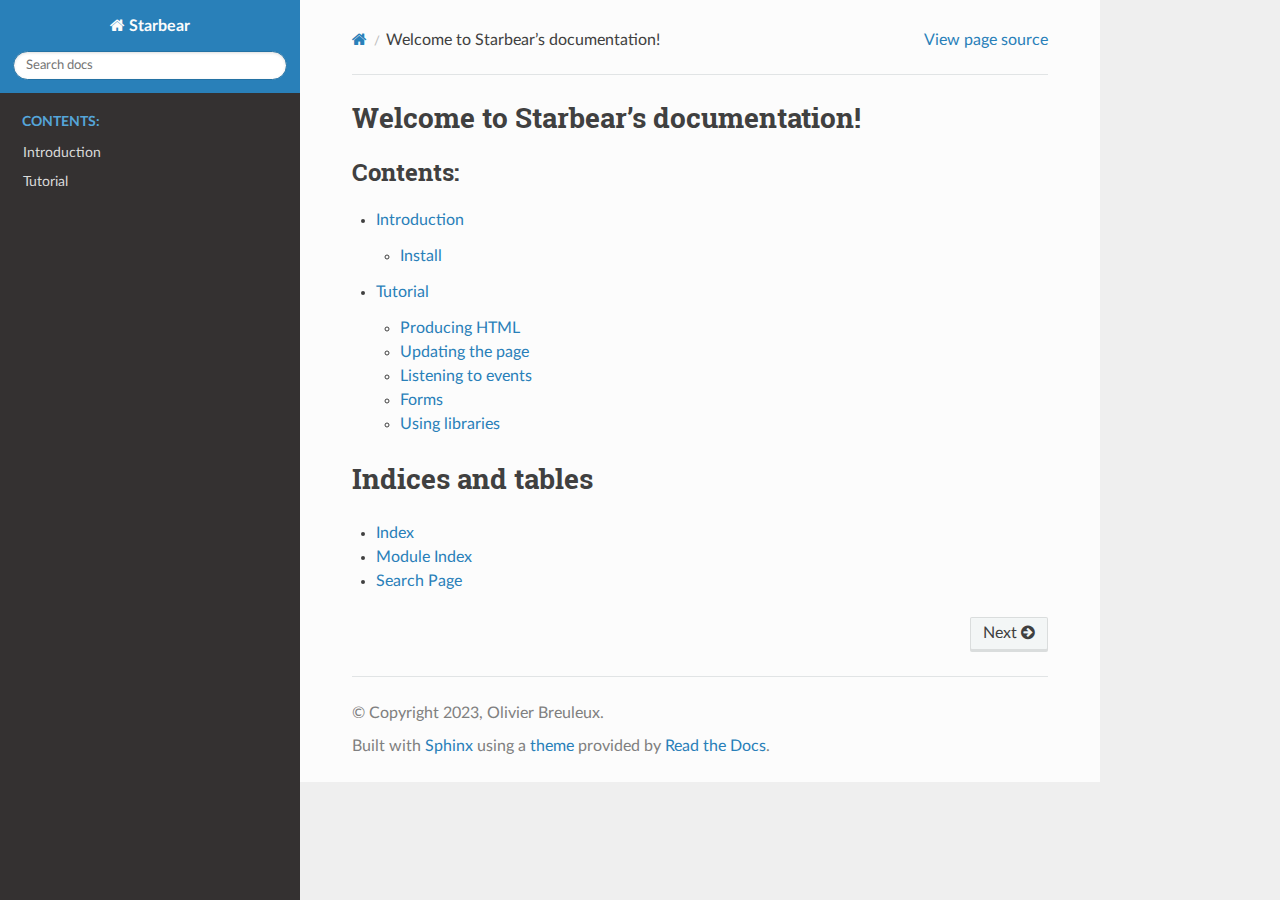
<file: index.html>
<!DOCTYPE html>
<html class="writer-html5" lang="en" >
<head>
  <meta charset="utf-8" /><meta name="generator" content="Docutils 0.17.1: http://docutils.sourceforge.net/" />

  <meta name="viewport" content="width=device-width, initial-scale=1.0" />
  <title>Welcome to Starbear’s documentation! &mdash; Starbear 0.0.2 documentation</title>
      <link rel="stylesheet" href="_static/pygments.css" type="text/css" />
      <link rel="stylesheet" href="_static/css/theme.css" type="text/css" />
  <!--[if lt IE 9]>
    <script src="_static/js/html5shiv.min.js"></script>
  <![endif]-->
  
        <script data-url_root="./" id="documentation_options" src="_static/documentation_options.js"></script>
        <script src="_static/jquery.js"></script>
        <script src="_static/underscore.js"></script>
        <script src="_static/_sphinx_javascript_frameworks_compat.js"></script>
        <script src="_static/doctools.js"></script>
        <script src="_static/sphinx_highlight.js"></script>
    <script src="_static/js/theme.js"></script>
    <link rel="index" title="Index" href="genindex.html" />
    <link rel="search" title="Search" href="search.html" />
    <link rel="next" title="Introduction" href="intro.html" /> 
</head>

<body class="wy-body-for-nav"> 
  <div class="wy-grid-for-nav">
    <nav data-toggle="wy-nav-shift" class="wy-nav-side">
      <div class="wy-side-scroll">
        <div class="wy-side-nav-search" >
            <a href="#" class="icon icon-home"> Starbear
          </a>
<div role="search">
  <form id="rtd-search-form" class="wy-form" action="search.html" method="get">
    <input type="text" name="q" placeholder="Search docs" />
    <input type="hidden" name="check_keywords" value="yes" />
    <input type="hidden" name="area" value="default" />
  </form>
</div>
        </div><div class="wy-menu wy-menu-vertical" data-spy="affix" role="navigation" aria-label="Navigation menu">
              <p class="caption" role="heading"><span class="caption-text">Contents:</span></p>
<ul>
<li class="toctree-l1"><a class="reference internal" href="intro.html">Introduction</a></li>
<li class="toctree-l1"><a class="reference internal" href="tutorial.html">Tutorial</a></li>
</ul>

        </div>
      </div>
    </nav>

    <section data-toggle="wy-nav-shift" class="wy-nav-content-wrap"><nav class="wy-nav-top" aria-label="Mobile navigation menu" >
          <i data-toggle="wy-nav-top" class="fa fa-bars"></i>
          <a href="#">Starbear</a>
      </nav>

      <div class="wy-nav-content">
        <div class="rst-content">
          <div role="navigation" aria-label="Page navigation">
  <ul class="wy-breadcrumbs">
      <li><a href="#" class="icon icon-home"></a></li>
      <li class="breadcrumb-item active">Welcome to Starbear’s documentation!</li>
      <li class="wy-breadcrumbs-aside">
            <a href="_sources/index.rst.txt" rel="nofollow"> View page source</a>
      </li>
  </ul>
  <hr/>
</div>
          <div role="main" class="document" itemscope="itemscope" itemtype="http://schema.org/Article">
           <div itemprop="articleBody">
             
  <section id="welcome-to-starbear-s-documentation">
<h1>Welcome to Starbear’s documentation!<a class="headerlink" href="#welcome-to-starbear-s-documentation" title="Permalink to this heading"></a></h1>
<div class="toctree-wrapper compound">
<p class="caption" role="heading"><span class="caption-text">Contents:</span></p>
<ul>
<li class="toctree-l1"><a class="reference internal" href="intro.html">Introduction</a><ul>
<li class="toctree-l2"><a class="reference internal" href="intro.html#install">Install</a></li>
</ul>
</li>
<li class="toctree-l1"><a class="reference internal" href="tutorial.html">Tutorial</a><ul>
<li class="toctree-l2"><a class="reference internal" href="tutorial.html#producing-html">Producing HTML</a></li>
<li class="toctree-l2"><a class="reference internal" href="tutorial.html#updating-the-page">Updating the page</a></li>
<li class="toctree-l2"><a class="reference internal" href="tutorial.html#listening-to-events">Listening to events</a></li>
<li class="toctree-l2"><a class="reference internal" href="tutorial.html#forms">Forms</a></li>
<li class="toctree-l2"><a class="reference internal" href="tutorial.html#using-libraries">Using libraries</a></li>
</ul>
</li>
</ul>
</div>
</section>
<section id="indices-and-tables">
<h1>Indices and tables<a class="headerlink" href="#indices-and-tables" title="Permalink to this heading"></a></h1>
<ul class="simple">
<li><p><a class="reference internal" href="genindex.html"><span class="std std-ref">Index</span></a></p></li>
<li><p><a class="reference internal" href="py-modindex.html"><span class="std std-ref">Module Index</span></a></p></li>
<li><p><a class="reference internal" href="search.html"><span class="std std-ref">Search Page</span></a></p></li>
</ul>
</section>


           </div>
          </div>
          <footer><div class="rst-footer-buttons" role="navigation" aria-label="Footer">
        <a href="intro.html" class="btn btn-neutral float-right" title="Introduction" accesskey="n" rel="next">Next <span class="fa fa-arrow-circle-right" aria-hidden="true"></span></a>
    </div>

  <hr/>

  <div role="contentinfo">
    <p>&#169; Copyright 2023, Olivier Breuleux.</p>
  </div>

  Built with <a href="https://www.sphinx-doc.org/">Sphinx</a> using a
    <a href="https://github.com/readthedocs/sphinx_rtd_theme">theme</a>
    provided by <a href="https://readthedocs.org">Read the Docs</a>.
   

</footer>
        </div>
      </div>
    </section>
  </div>
  <script>
      jQuery(function () {
          SphinxRtdTheme.Navigation.enable(true);
      });
  </script> 

</body>
</html>
</file>
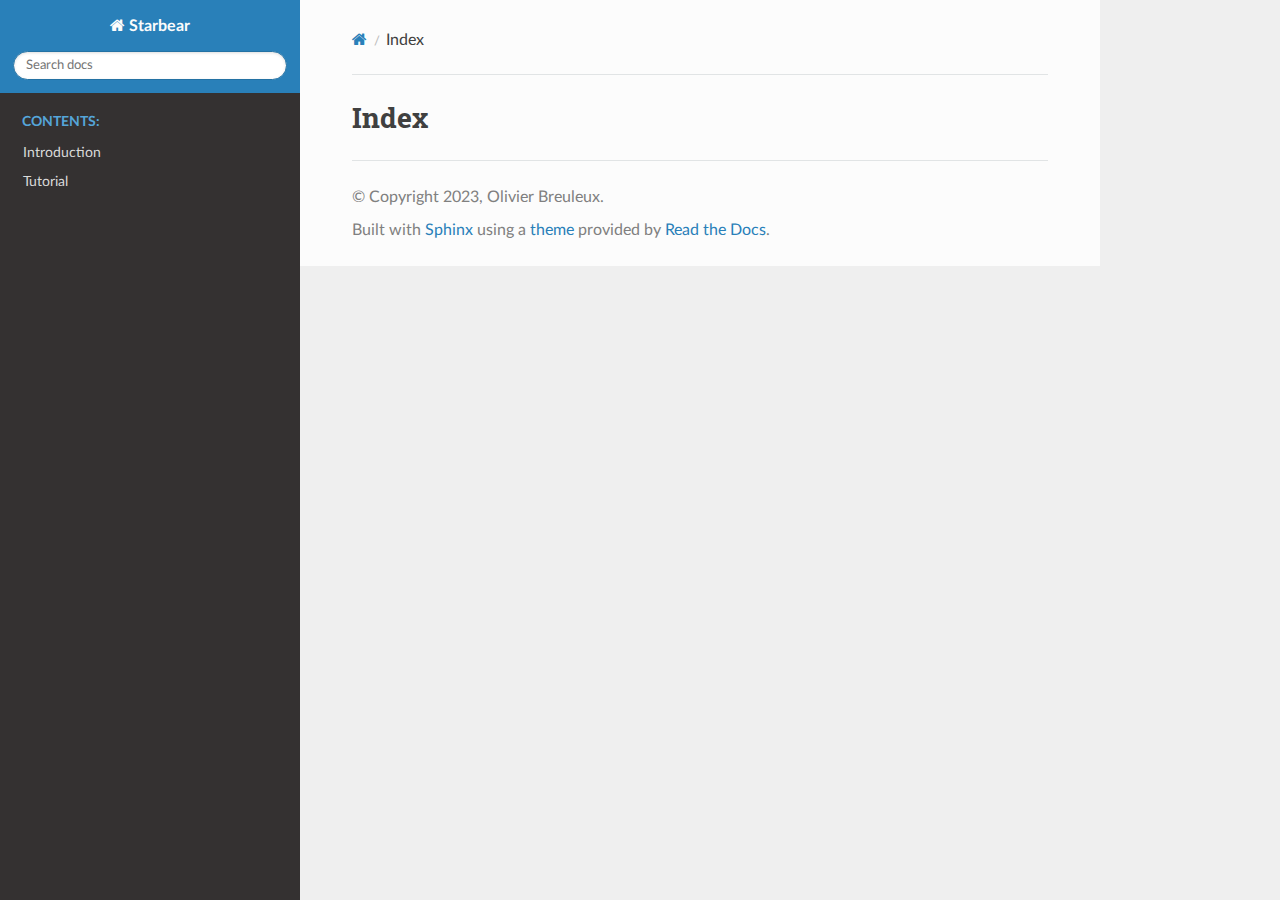
<file: genindex.html>
<!DOCTYPE html>
<html class="writer-html5" lang="en" >
<head>
  <meta charset="utf-8" />
  <meta name="viewport" content="width=device-width, initial-scale=1.0" />
  <title>Index &mdash; Starbear 0.0.2 documentation</title>
      <link rel="stylesheet" href="_static/pygments.css" type="text/css" />
      <link rel="stylesheet" href="_static/css/theme.css" type="text/css" />
  <!--[if lt IE 9]>
    <script src="_static/js/html5shiv.min.js"></script>
  <![endif]-->
  
        <script data-url_root="./" id="documentation_options" src="_static/documentation_options.js"></script>
        <script src="_static/jquery.js"></script>
        <script src="_static/underscore.js"></script>
        <script src="_static/_sphinx_javascript_frameworks_compat.js"></script>
        <script src="_static/doctools.js"></script>
        <script src="_static/sphinx_highlight.js"></script>
    <script src="_static/js/theme.js"></script>
    <link rel="index" title="Index" href="#" />
    <link rel="search" title="Search" href="search.html" /> 
</head>

<body class="wy-body-for-nav"> 
  <div class="wy-grid-for-nav">
    <nav data-toggle="wy-nav-shift" class="wy-nav-side">
      <div class="wy-side-scroll">
        <div class="wy-side-nav-search" >
            <a href="index.html" class="icon icon-home"> Starbear
          </a>
<div role="search">
  <form id="rtd-search-form" class="wy-form" action="search.html" method="get">
    <input type="text" name="q" placeholder="Search docs" />
    <input type="hidden" name="check_keywords" value="yes" />
    <input type="hidden" name="area" value="default" />
  </form>
</div>
        </div><div class="wy-menu wy-menu-vertical" data-spy="affix" role="navigation" aria-label="Navigation menu">
              <p class="caption" role="heading"><span class="caption-text">Contents:</span></p>
<ul>
<li class="toctree-l1"><a class="reference internal" href="intro.html">Introduction</a></li>
<li class="toctree-l1"><a class="reference internal" href="tutorial.html">Tutorial</a></li>
</ul>

        </div>
      </div>
    </nav>

    <section data-toggle="wy-nav-shift" class="wy-nav-content-wrap"><nav class="wy-nav-top" aria-label="Mobile navigation menu" >
          <i data-toggle="wy-nav-top" class="fa fa-bars"></i>
          <a href="index.html">Starbear</a>
      </nav>

      <div class="wy-nav-content">
        <div class="rst-content">
          <div role="navigation" aria-label="Page navigation">
  <ul class="wy-breadcrumbs">
      <li><a href="index.html" class="icon icon-home"></a></li>
      <li class="breadcrumb-item active">Index</li>
      <li class="wy-breadcrumbs-aside">
      </li>
  </ul>
  <hr/>
</div>
          <div role="main" class="document" itemscope="itemscope" itemtype="http://schema.org/Article">
           <div itemprop="articleBody">
             

<h1 id="index">Index</h1>

<div class="genindex-jumpbox">
 
</div>


           </div>
          </div>
          <footer>

  <hr/>

  <div role="contentinfo">
    <p>&#169; Copyright 2023, Olivier Breuleux.</p>
  </div>

  Built with <a href="https://www.sphinx-doc.org/">Sphinx</a> using a
    <a href="https://github.com/readthedocs/sphinx_rtd_theme">theme</a>
    provided by <a href="https://readthedocs.org">Read the Docs</a>.
   

</footer>
        </div>
      </div>
    </section>
  </div>
  <script>
      jQuery(function () {
          SphinxRtdTheme.Navigation.enable(true);
      });
  </script> 

</body>
</html>
</file>
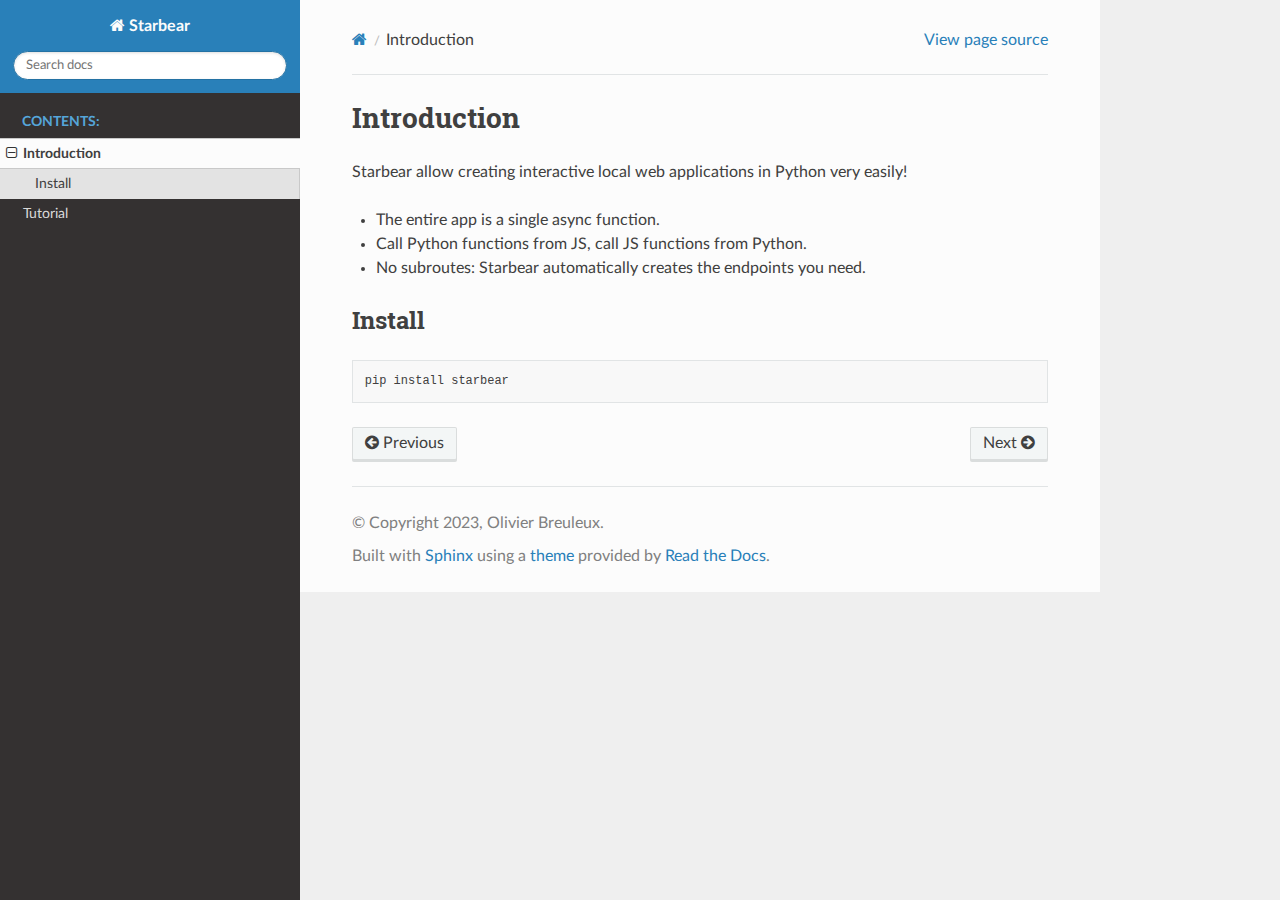
<file: intro.html>
<!DOCTYPE html>
<html class="writer-html5" lang="en" >
<head>
  <meta charset="utf-8" /><meta name="generator" content="Docutils 0.17.1: http://docutils.sourceforge.net/" />

  <meta name="viewport" content="width=device-width, initial-scale=1.0" />
  <title>Introduction &mdash; Starbear 0.0.2 documentation</title>
      <link rel="stylesheet" href="_static/pygments.css" type="text/css" />
      <link rel="stylesheet" href="_static/css/theme.css" type="text/css" />
  <!--[if lt IE 9]>
    <script src="_static/js/html5shiv.min.js"></script>
  <![endif]-->
  
        <script data-url_root="./" id="documentation_options" src="_static/documentation_options.js"></script>
        <script src="_static/jquery.js"></script>
        <script src="_static/underscore.js"></script>
        <script src="_static/_sphinx_javascript_frameworks_compat.js"></script>
        <script src="_static/doctools.js"></script>
        <script src="_static/sphinx_highlight.js"></script>
    <script src="_static/js/theme.js"></script>
    <link rel="index" title="Index" href="genindex.html" />
    <link rel="search" title="Search" href="search.html" />
    <link rel="next" title="Tutorial" href="tutorial.html" />
    <link rel="prev" title="Welcome to Starbear’s documentation!" href="index.html" /> 
</head>

<body class="wy-body-for-nav"> 
  <div class="wy-grid-for-nav">
    <nav data-toggle="wy-nav-shift" class="wy-nav-side">
      <div class="wy-side-scroll">
        <div class="wy-side-nav-search" >
            <a href="index.html" class="icon icon-home"> Starbear
          </a>
<div role="search">
  <form id="rtd-search-form" class="wy-form" action="search.html" method="get">
    <input type="text" name="q" placeholder="Search docs" />
    <input type="hidden" name="check_keywords" value="yes" />
    <input type="hidden" name="area" value="default" />
  </form>
</div>
        </div><div class="wy-menu wy-menu-vertical" data-spy="affix" role="navigation" aria-label="Navigation menu">
              <p class="caption" role="heading"><span class="caption-text">Contents:</span></p>
<ul class="current">
<li class="toctree-l1 current"><a class="current reference internal" href="#">Introduction</a><ul>
<li class="toctree-l2"><a class="reference internal" href="#install">Install</a></li>
</ul>
</li>
<li class="toctree-l1"><a class="reference internal" href="tutorial.html">Tutorial</a></li>
</ul>

        </div>
      </div>
    </nav>

    <section data-toggle="wy-nav-shift" class="wy-nav-content-wrap"><nav class="wy-nav-top" aria-label="Mobile navigation menu" >
          <i data-toggle="wy-nav-top" class="fa fa-bars"></i>
          <a href="index.html">Starbear</a>
      </nav>

      <div class="wy-nav-content">
        <div class="rst-content">
          <div role="navigation" aria-label="Page navigation">
  <ul class="wy-breadcrumbs">
      <li><a href="index.html" class="icon icon-home"></a></li>
      <li class="breadcrumb-item active">Introduction</li>
      <li class="wy-breadcrumbs-aside">
            <a href="_sources/intro.rst.txt" rel="nofollow"> View page source</a>
      </li>
  </ul>
  <hr/>
</div>
          <div role="main" class="document" itemscope="itemscope" itemtype="http://schema.org/Article">
           <div itemprop="articleBody">
             
  <section id="introduction">
<h1>Introduction<a class="headerlink" href="#introduction" title="Permalink to this heading"></a></h1>
<p>Starbear allow creating interactive local web applications in Python very easily!</p>
<ul class="simple">
<li><p>The entire app is a single async function.</p></li>
<li><p>Call Python functions from JS, call JS functions from Python.</p></li>
<li><p>No subroutes: Starbear automatically creates the endpoints you need.</p></li>
</ul>
<section id="install">
<h2>Install<a class="headerlink" href="#install" title="Permalink to this heading"></a></h2>
<div class="highlight-bash notranslate"><div class="highlight"><pre><span></span>pip<span class="w"> </span>install<span class="w"> </span>starbear
</pre></div>
</div>
</section>
</section>


           </div>
          </div>
          <footer><div class="rst-footer-buttons" role="navigation" aria-label="Footer">
        <a href="index.html" class="btn btn-neutral float-left" title="Welcome to Starbear’s documentation!" accesskey="p" rel="prev"><span class="fa fa-arrow-circle-left" aria-hidden="true"></span> Previous</a>
        <a href="tutorial.html" class="btn btn-neutral float-right" title="Tutorial" accesskey="n" rel="next">Next <span class="fa fa-arrow-circle-right" aria-hidden="true"></span></a>
    </div>

  <hr/>

  <div role="contentinfo">
    <p>&#169; Copyright 2023, Olivier Breuleux.</p>
  </div>

  Built with <a href="https://www.sphinx-doc.org/">Sphinx</a> using a
    <a href="https://github.com/readthedocs/sphinx_rtd_theme">theme</a>
    provided by <a href="https://readthedocs.org">Read the Docs</a>.
   

</footer>
        </div>
      </div>
    </section>
  </div>
  <script>
      jQuery(function () {
          SphinxRtdTheme.Navigation.enable(true);
      });
  </script> 

</body>
</html>
</file>
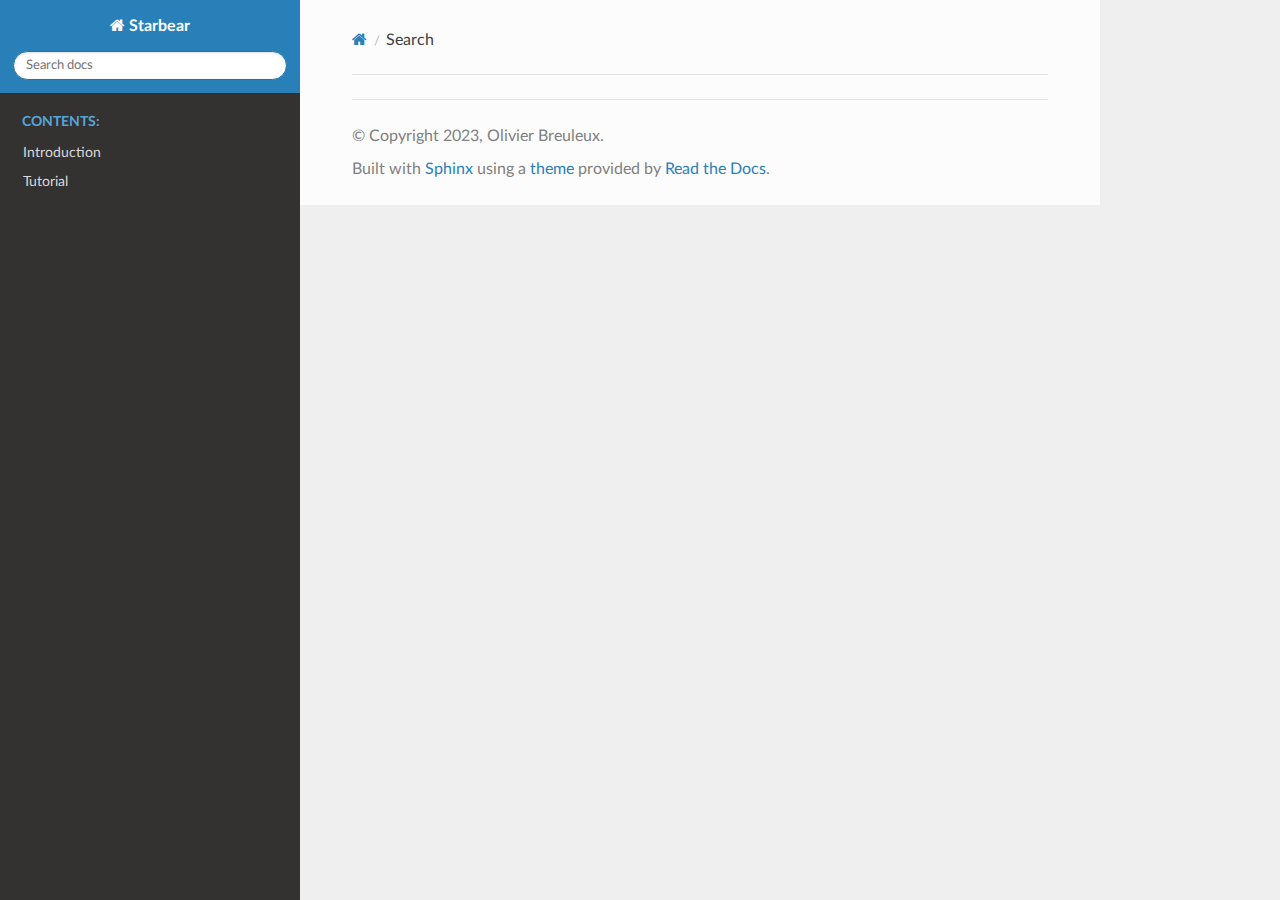
<file: search.html>
<!DOCTYPE html>
<html class="writer-html5" lang="en" >
<head>
  <meta charset="utf-8" />
  <meta name="viewport" content="width=device-width, initial-scale=1.0" />
  <title>Search &mdash; Starbear 0.0.2 documentation</title>
      <link rel="stylesheet" href="_static/pygments.css" type="text/css" />
      <link rel="stylesheet" href="_static/css/theme.css" type="text/css" />
    
  <!--[if lt IE 9]>
    <script src="_static/js/html5shiv.min.js"></script>
  <![endif]-->
  
        <script data-url_root="./" id="documentation_options" src="_static/documentation_options.js"></script>
        <script src="_static/jquery.js"></script>
        <script src="_static/underscore.js"></script>
        <script src="_static/_sphinx_javascript_frameworks_compat.js"></script>
        <script src="_static/doctools.js"></script>
        <script src="_static/sphinx_highlight.js"></script>
    <script src="_static/js/theme.js"></script>
    <script src="_static/searchtools.js"></script>
    <script src="_static/language_data.js"></script>
    <link rel="index" title="Index" href="genindex.html" />
    <link rel="search" title="Search" href="#" /> 
</head>

<body class="wy-body-for-nav"> 
  <div class="wy-grid-for-nav">
    <nav data-toggle="wy-nav-shift" class="wy-nav-side">
      <div class="wy-side-scroll">
        <div class="wy-side-nav-search" >
            <a href="index.html" class="icon icon-home"> Starbear
          </a>
<div role="search">
  <form id="rtd-search-form" class="wy-form" action="#" method="get">
    <input type="text" name="q" placeholder="Search docs" />
    <input type="hidden" name="check_keywords" value="yes" />
    <input type="hidden" name="area" value="default" />
  </form>
</div>
        </div><div class="wy-menu wy-menu-vertical" data-spy="affix" role="navigation" aria-label="Navigation menu">
              <p class="caption" role="heading"><span class="caption-text">Contents:</span></p>
<ul>
<li class="toctree-l1"><a class="reference internal" href="intro.html">Introduction</a></li>
<li class="toctree-l1"><a class="reference internal" href="tutorial.html">Tutorial</a></li>
</ul>

        </div>
      </div>
    </nav>

    <section data-toggle="wy-nav-shift" class="wy-nav-content-wrap"><nav class="wy-nav-top" aria-label="Mobile navigation menu" >
          <i data-toggle="wy-nav-top" class="fa fa-bars"></i>
          <a href="index.html">Starbear</a>
      </nav>

      <div class="wy-nav-content">
        <div class="rst-content">
          <div role="navigation" aria-label="Page navigation">
  <ul class="wy-breadcrumbs">
      <li><a href="index.html" class="icon icon-home"></a></li>
      <li class="breadcrumb-item active">Search</li>
      <li class="wy-breadcrumbs-aside">
      </li>
  </ul>
  <hr/>
</div>
          <div role="main" class="document" itemscope="itemscope" itemtype="http://schema.org/Article">
           <div itemprop="articleBody">
             
  <noscript>
  <div id="fallback" class="admonition warning">
    <p class="last">
      Please activate JavaScript to enable the search functionality.
    </p>
  </div>
  </noscript>

  
  <div id="search-results">
  
  </div>

           </div>
          </div>
          <footer>

  <hr/>

  <div role="contentinfo">
    <p>&#169; Copyright 2023, Olivier Breuleux.</p>
  </div>

  Built with <a href="https://www.sphinx-doc.org/">Sphinx</a> using a
    <a href="https://github.com/readthedocs/sphinx_rtd_theme">theme</a>
    provided by <a href="https://readthedocs.org">Read the Docs</a>.
   

</footer>
        </div>
      </div>
    </section>
  </div>
  <script>
      jQuery(function () {
          SphinxRtdTheme.Navigation.enable(true);
      });
  </script>
  <script>
    jQuery(function() { Search.loadIndex("searchindex.js"); });
  </script>
  
  <script id="searchindexloader"></script>
   


</body>
</html>
</file>
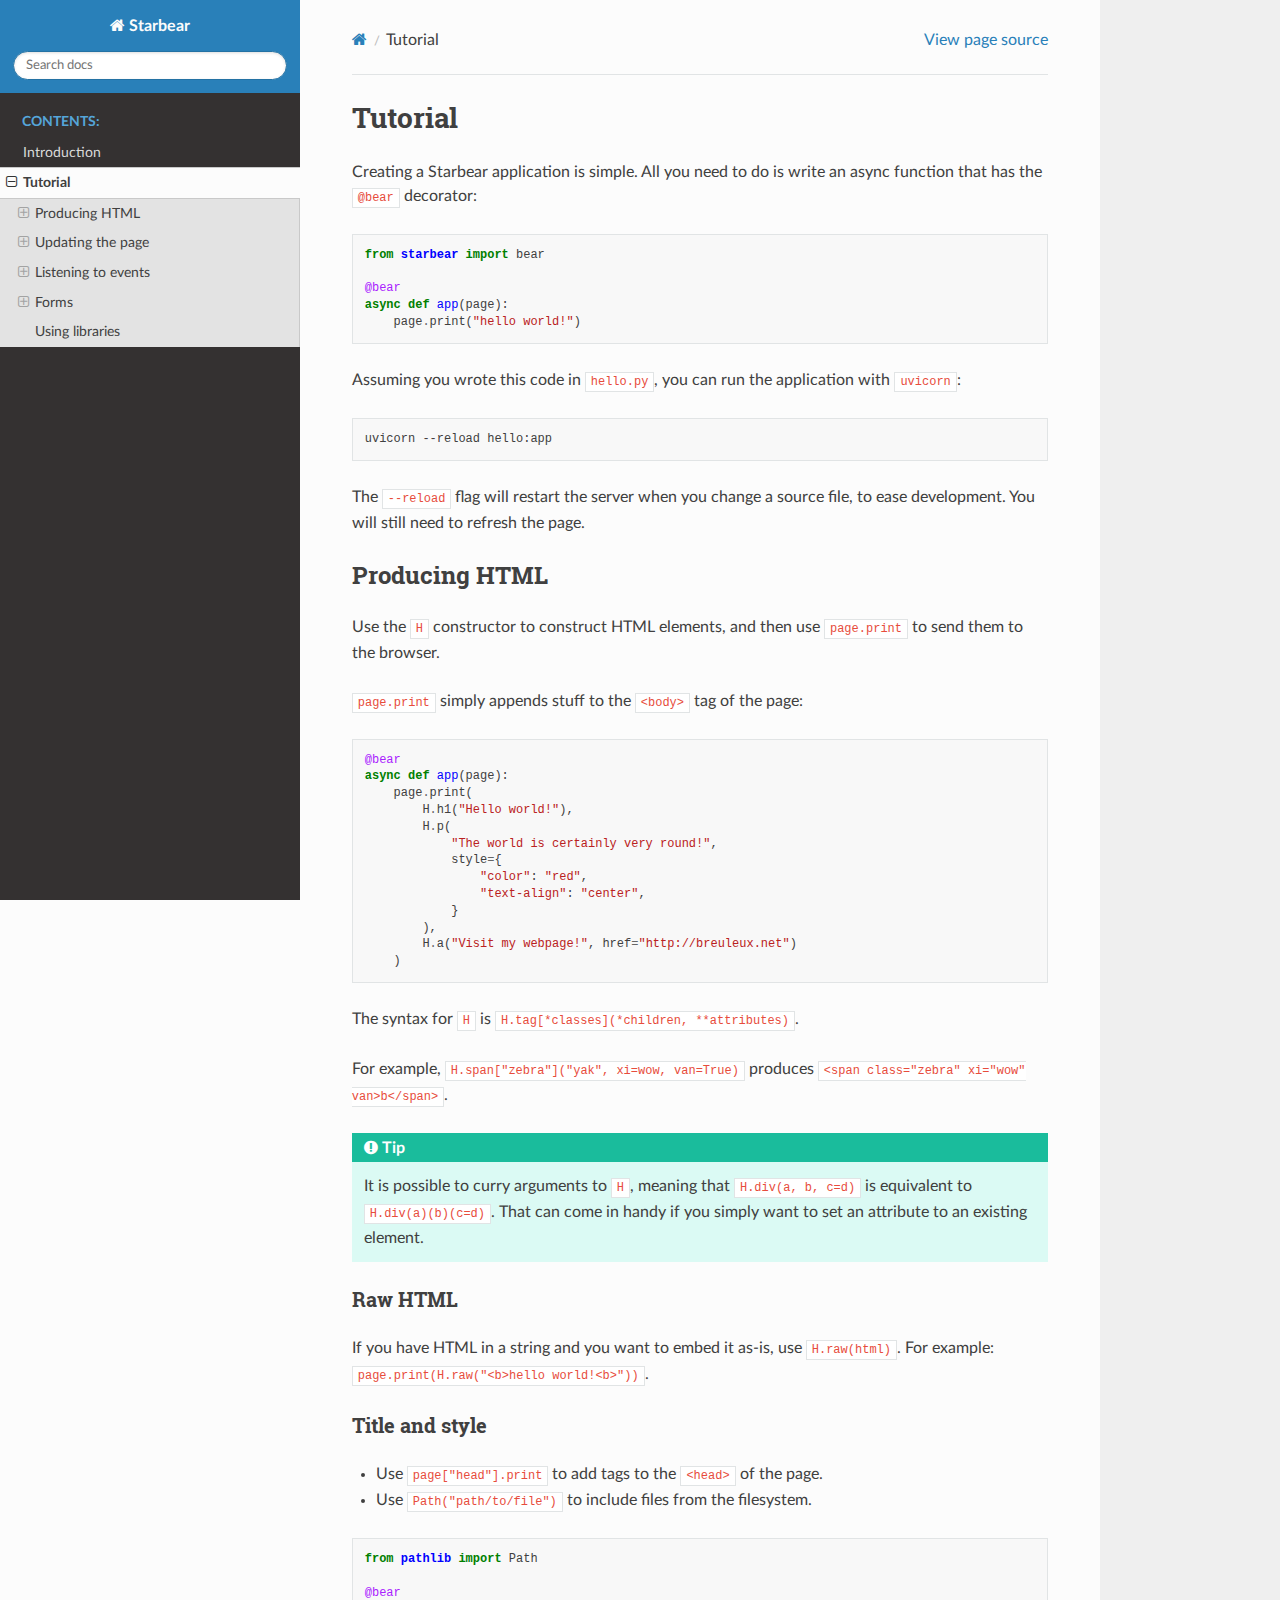
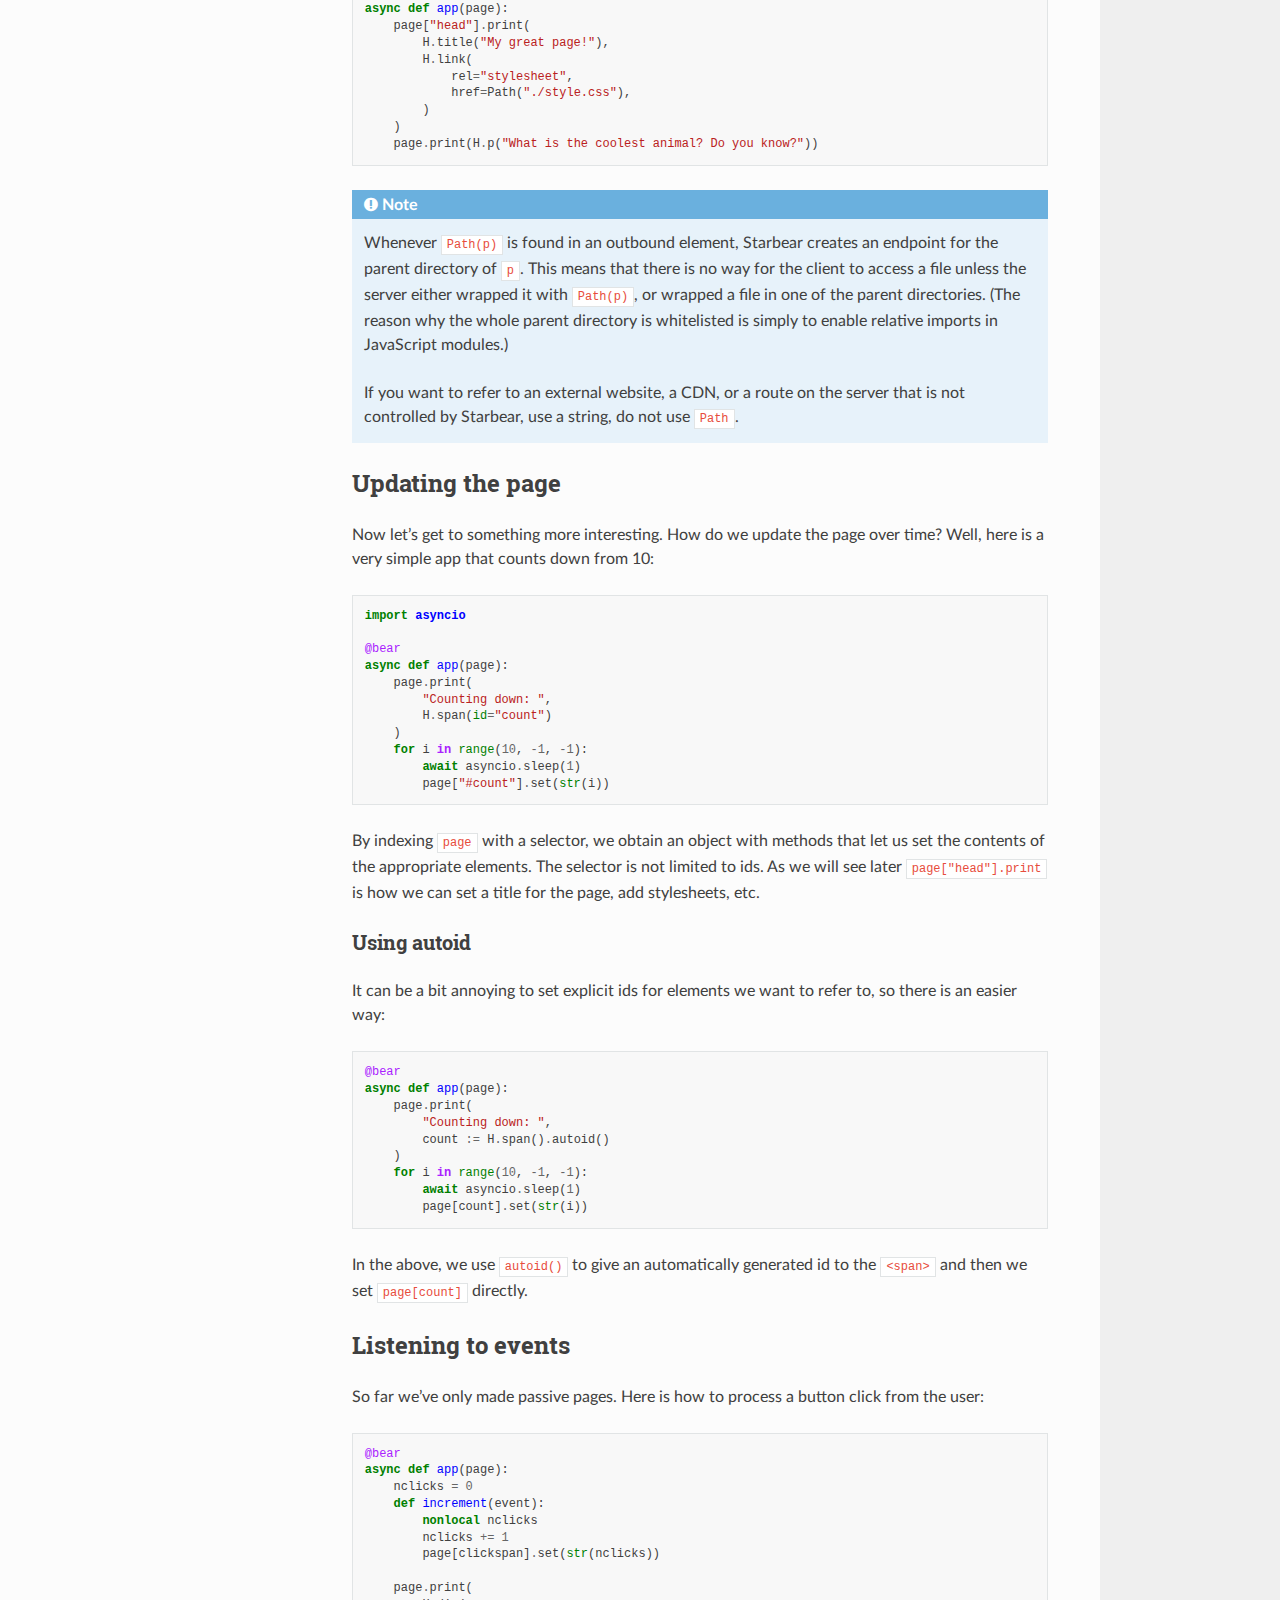
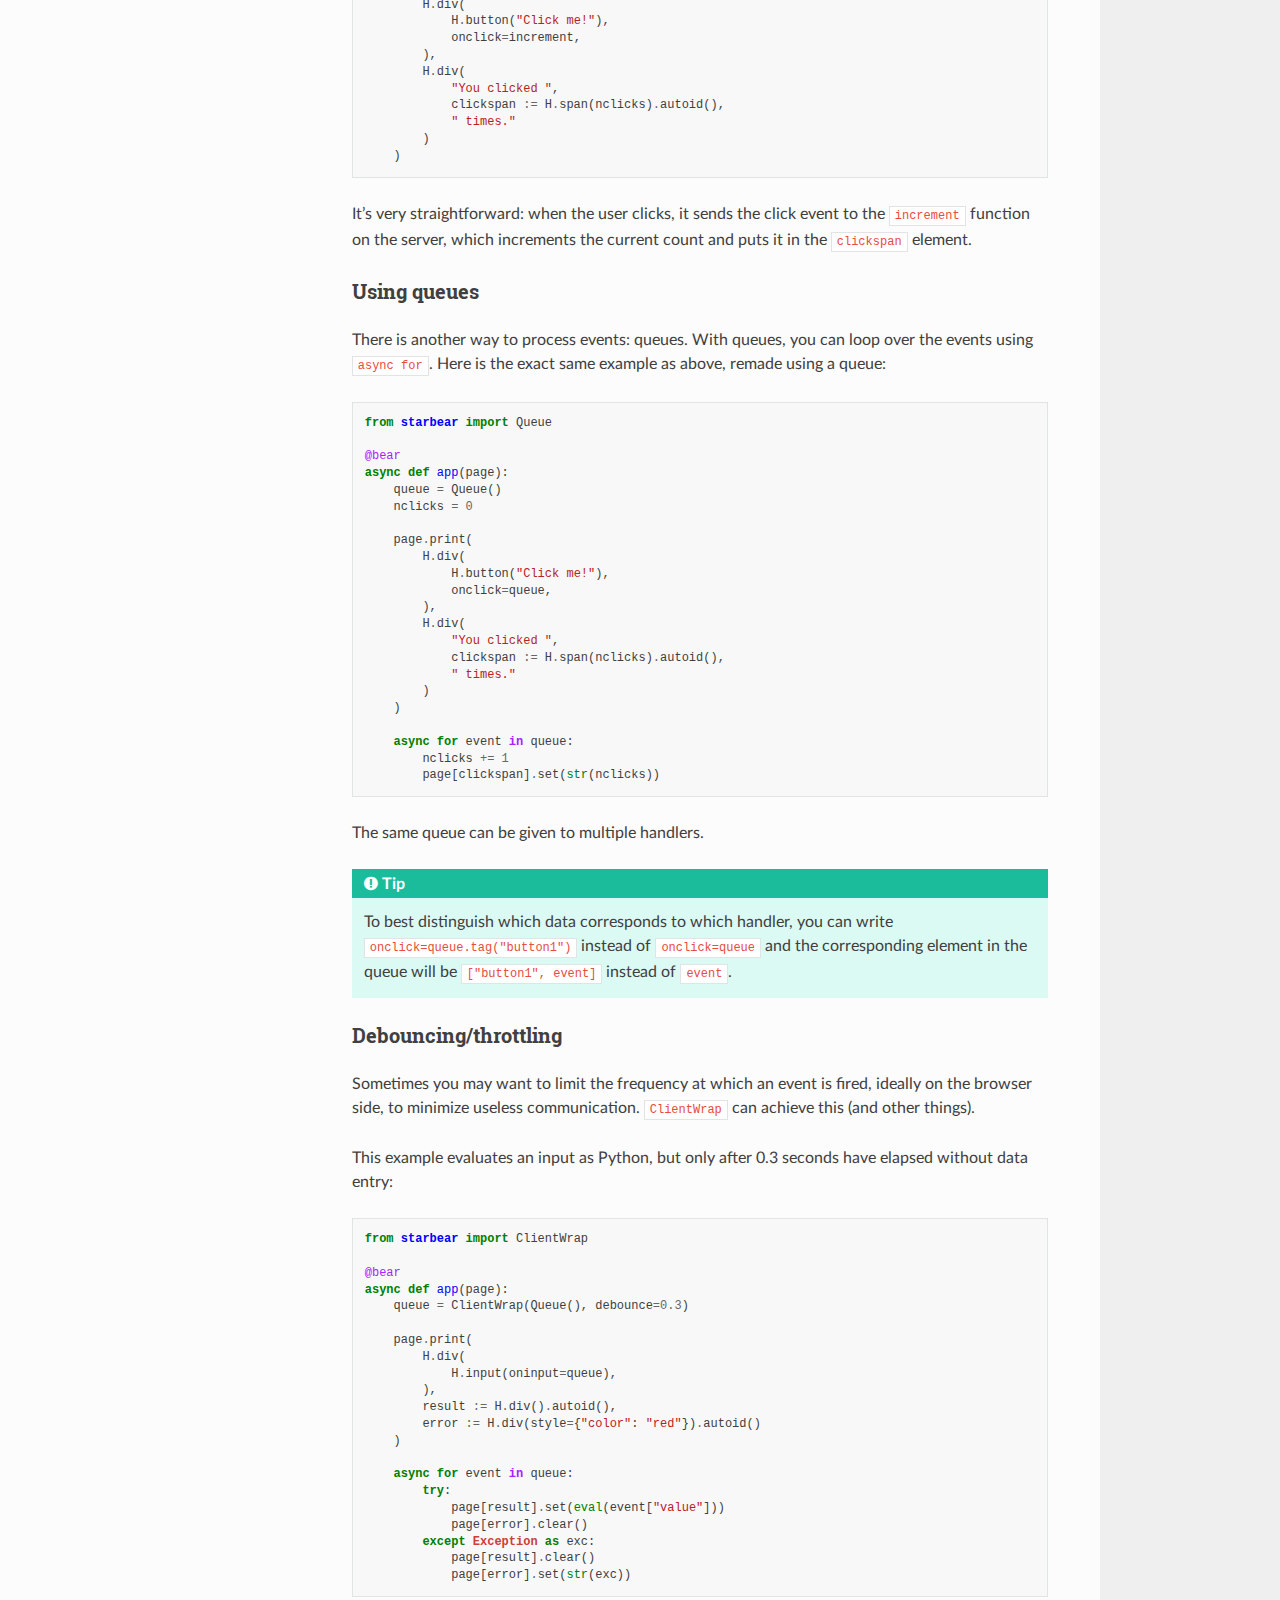
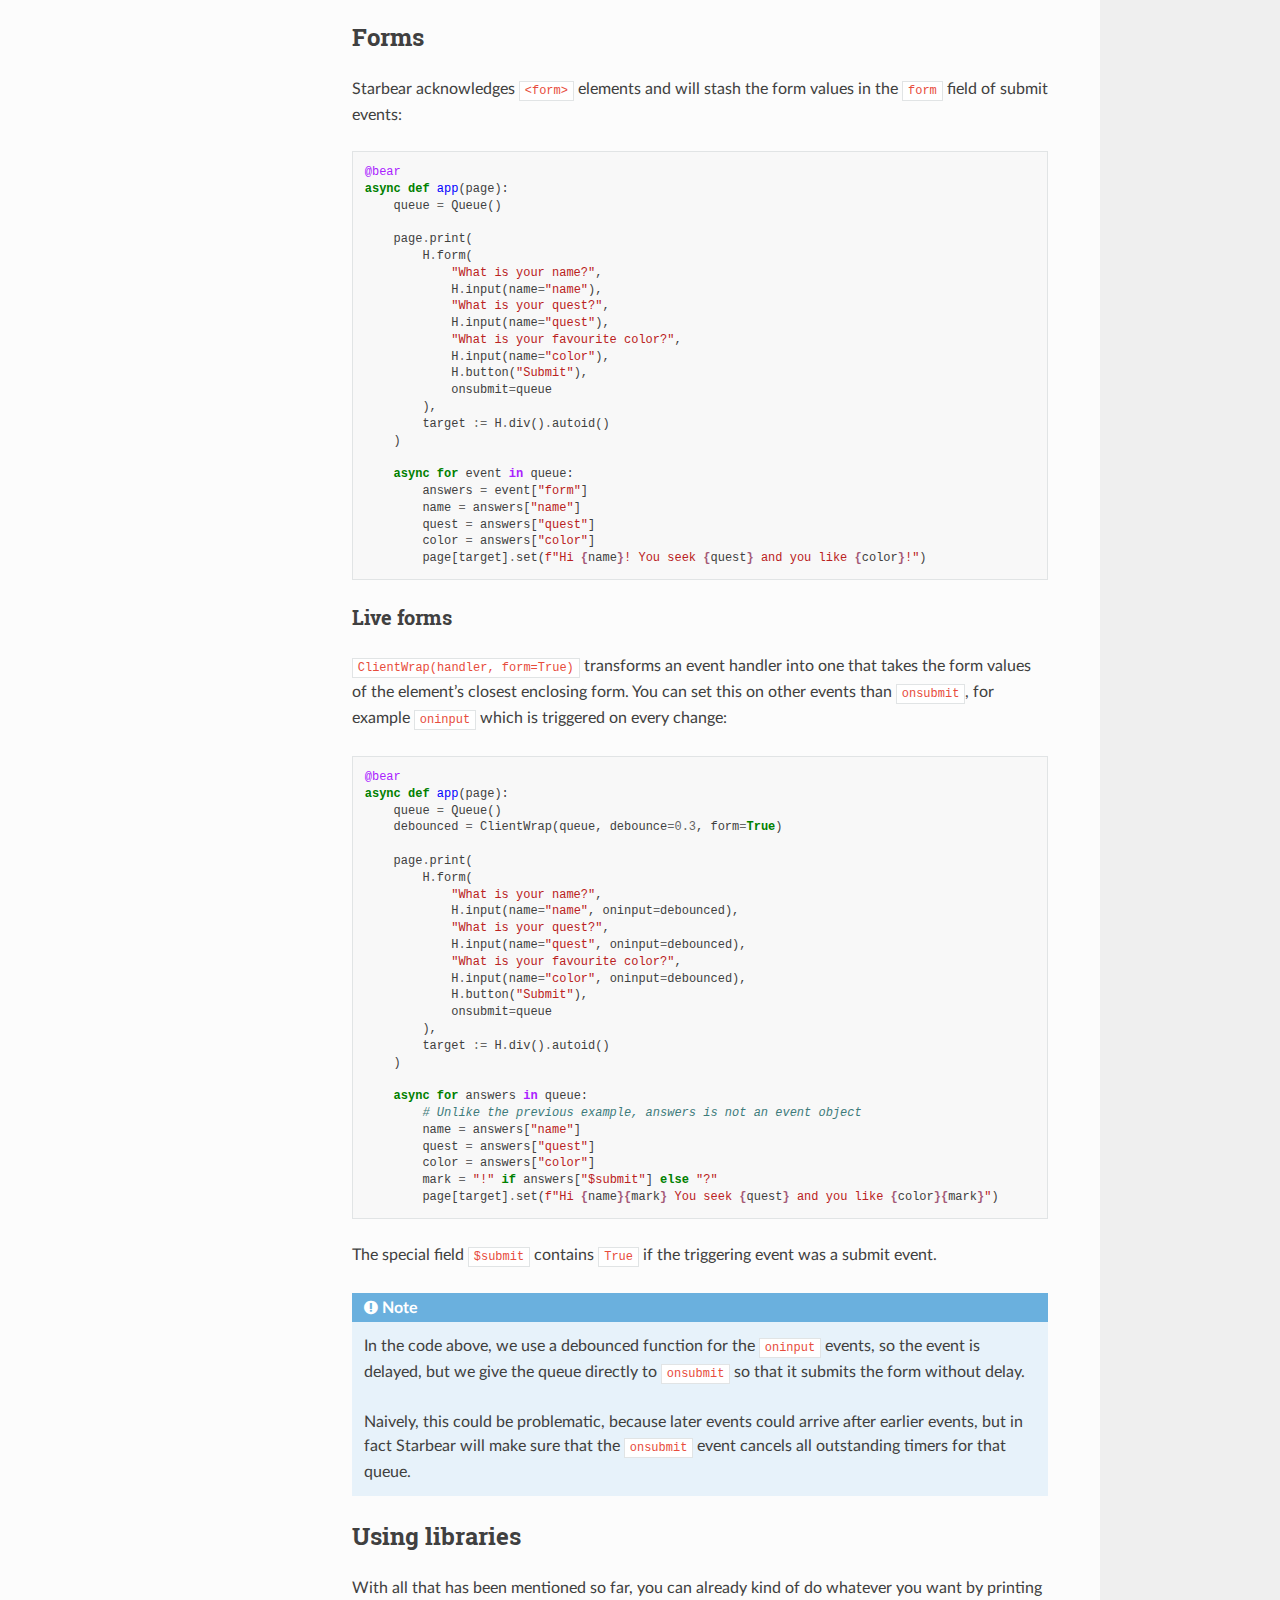
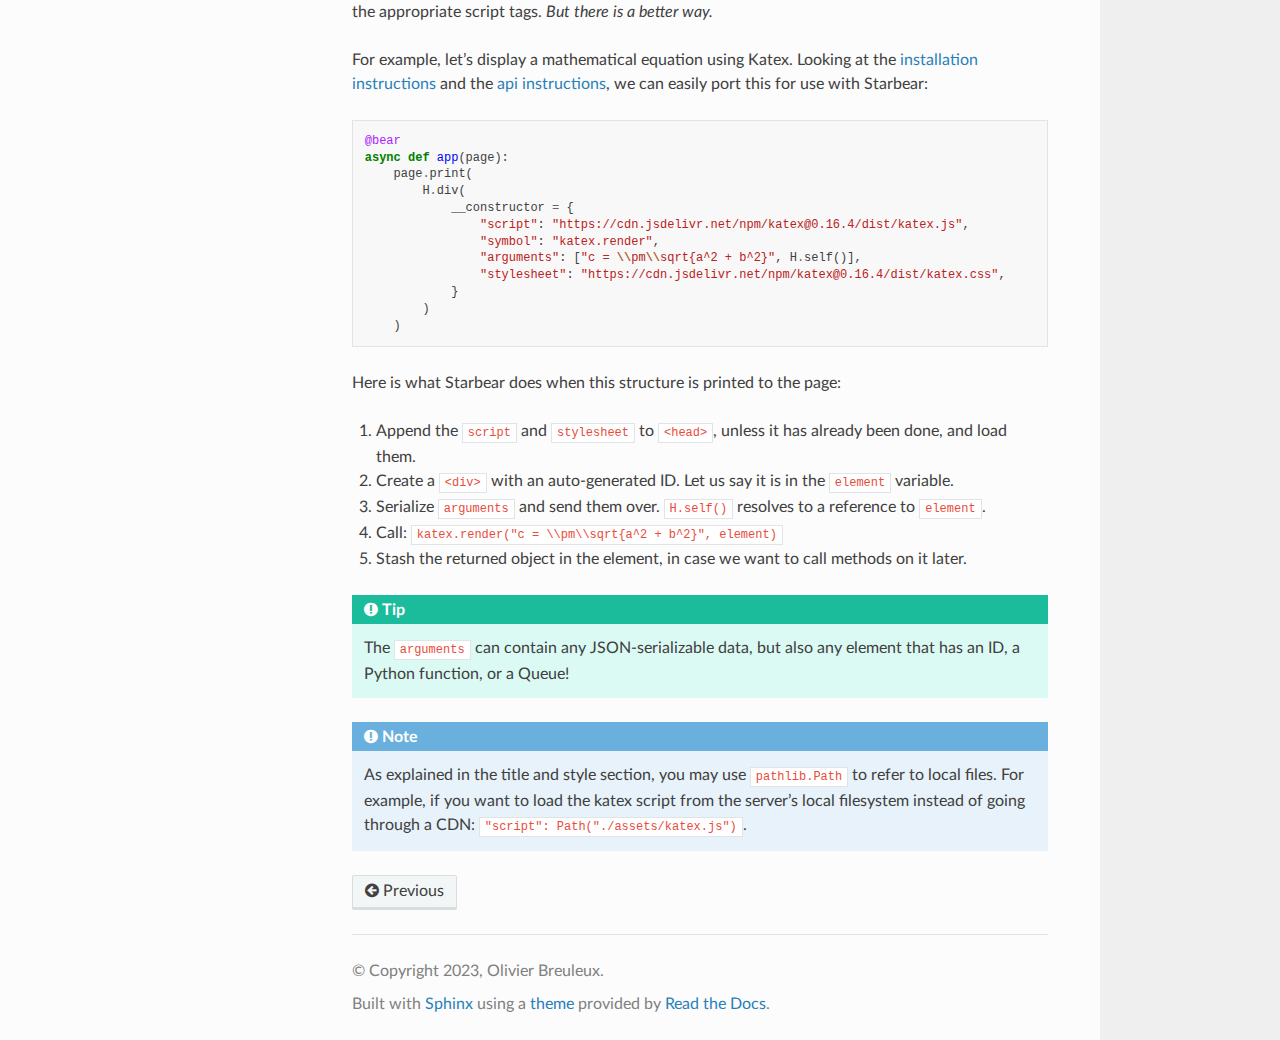
<file: tutorial.html>
<!DOCTYPE html>
<html class="writer-html5" lang="en" >
<head>
  <meta charset="utf-8" /><meta name="generator" content="Docutils 0.17.1: http://docutils.sourceforge.net/" />

  <meta name="viewport" content="width=device-width, initial-scale=1.0" />
  <title>Tutorial &mdash; Starbear 0.0.2 documentation</title>
      <link rel="stylesheet" href="_static/pygments.css" type="text/css" />
      <link rel="stylesheet" href="_static/css/theme.css" type="text/css" />
  <!--[if lt IE 9]>
    <script src="_static/js/html5shiv.min.js"></script>
  <![endif]-->
  
        <script data-url_root="./" id="documentation_options" src="_static/documentation_options.js"></script>
        <script src="_static/jquery.js"></script>
        <script src="_static/underscore.js"></script>
        <script src="_static/_sphinx_javascript_frameworks_compat.js"></script>
        <script src="_static/doctools.js"></script>
        <script src="_static/sphinx_highlight.js"></script>
    <script src="_static/js/theme.js"></script>
    <link rel="index" title="Index" href="genindex.html" />
    <link rel="search" title="Search" href="search.html" />
    <link rel="prev" title="Introduction" href="intro.html" /> 
</head>

<body class="wy-body-for-nav"> 
  <div class="wy-grid-for-nav">
    <nav data-toggle="wy-nav-shift" class="wy-nav-side">
      <div class="wy-side-scroll">
        <div class="wy-side-nav-search" >
            <a href="index.html" class="icon icon-home"> Starbear
          </a>
<div role="search">
  <form id="rtd-search-form" class="wy-form" action="search.html" method="get">
    <input type="text" name="q" placeholder="Search docs" />
    <input type="hidden" name="check_keywords" value="yes" />
    <input type="hidden" name="area" value="default" />
  </form>
</div>
        </div><div class="wy-menu wy-menu-vertical" data-spy="affix" role="navigation" aria-label="Navigation menu">
              <p class="caption" role="heading"><span class="caption-text">Contents:</span></p>
<ul class="current">
<li class="toctree-l1"><a class="reference internal" href="intro.html">Introduction</a></li>
<li class="toctree-l1 current"><a class="current reference internal" href="#">Tutorial</a><ul>
<li class="toctree-l2"><a class="reference internal" href="#producing-html">Producing HTML</a><ul>
<li class="toctree-l3"><a class="reference internal" href="#raw-html">Raw HTML</a></li>
<li class="toctree-l3"><a class="reference internal" href="#title-and-style">Title and style</a></li>
</ul>
</li>
<li class="toctree-l2"><a class="reference internal" href="#updating-the-page">Updating the page</a><ul>
<li class="toctree-l3"><a class="reference internal" href="#using-autoid">Using autoid</a></li>
</ul>
</li>
<li class="toctree-l2"><a class="reference internal" href="#listening-to-events">Listening to events</a><ul>
<li class="toctree-l3"><a class="reference internal" href="#using-queues">Using queues</a></li>
<li class="toctree-l3"><a class="reference internal" href="#debouncing-throttling">Debouncing/throttling</a></li>
</ul>
</li>
<li class="toctree-l2"><a class="reference internal" href="#forms">Forms</a><ul>
<li class="toctree-l3"><a class="reference internal" href="#live-forms">Live forms</a></li>
</ul>
</li>
<li class="toctree-l2"><a class="reference internal" href="#using-libraries">Using libraries</a></li>
</ul>
</li>
</ul>

        </div>
      </div>
    </nav>

    <section data-toggle="wy-nav-shift" class="wy-nav-content-wrap"><nav class="wy-nav-top" aria-label="Mobile navigation menu" >
          <i data-toggle="wy-nav-top" class="fa fa-bars"></i>
          <a href="index.html">Starbear</a>
      </nav>

      <div class="wy-nav-content">
        <div class="rst-content">
          <div role="navigation" aria-label="Page navigation">
  <ul class="wy-breadcrumbs">
      <li><a href="index.html" class="icon icon-home"></a></li>
      <li class="breadcrumb-item active">Tutorial</li>
      <li class="wy-breadcrumbs-aside">
            <a href="_sources/tutorial.rst.txt" rel="nofollow"> View page source</a>
      </li>
  </ul>
  <hr/>
</div>
          <div role="main" class="document" itemscope="itemscope" itemtype="http://schema.org/Article">
           <div itemprop="articleBody">
             
  <section id="tutorial">
<h1>Tutorial<a class="headerlink" href="#tutorial" title="Permalink to this heading"></a></h1>
<p>Creating a Starbear application is simple. All you need to do is write an async function that has the <code class="docutils literal notranslate"><span class="pre">&#64;bear</span></code> decorator:</p>
<div class="highlight-python notranslate"><div class="highlight"><pre><span></span><span class="kn">from</span> <span class="nn">starbear</span> <span class="kn">import</span> <span class="n">bear</span>

<span class="nd">@bear</span>
<span class="k">async</span> <span class="k">def</span> <span class="nf">app</span><span class="p">(</span><span class="n">page</span><span class="p">):</span>
    <span class="n">page</span><span class="o">.</span><span class="n">print</span><span class="p">(</span><span class="s2">&quot;hello world!&quot;</span><span class="p">)</span>
</pre></div>
</div>
<p>Assuming you wrote this code in <code class="docutils literal notranslate"><span class="pre">hello.py</span></code>, you can run the application with <code class="docutils literal notranslate"><span class="pre">uvicorn</span></code>:</p>
<div class="highlight-bash notranslate"><div class="highlight"><pre><span></span>uvicorn<span class="w"> </span>--reload<span class="w"> </span>hello:app
</pre></div>
</div>
<p>The <code class="docutils literal notranslate"><span class="pre">--reload</span></code> flag will restart the server when you change a source file, to ease development. You will still need to refresh the page.</p>
<section id="producing-html">
<h2>Producing HTML<a class="headerlink" href="#producing-html" title="Permalink to this heading"></a></h2>
<p>Use the <code class="docutils literal notranslate"><span class="pre">H</span></code> constructor to construct HTML elements, and then use <code class="docutils literal notranslate"><span class="pre">page.print</span></code> to send them to the browser.</p>
<p><code class="docutils literal notranslate"><span class="pre">page.print</span></code> simply appends stuff to the <code class="docutils literal notranslate"><span class="pre">&lt;body&gt;</span></code> tag of the page:</p>
<div class="highlight-python notranslate"><div class="highlight"><pre><span></span><span class="nd">@bear</span>
<span class="k">async</span> <span class="k">def</span> <span class="nf">app</span><span class="p">(</span><span class="n">page</span><span class="p">):</span>
    <span class="n">page</span><span class="o">.</span><span class="n">print</span><span class="p">(</span>
        <span class="n">H</span><span class="o">.</span><span class="n">h1</span><span class="p">(</span><span class="s2">&quot;Hello world!&quot;</span><span class="p">),</span>
        <span class="n">H</span><span class="o">.</span><span class="n">p</span><span class="p">(</span>
            <span class="s2">&quot;The world is certainly very round!&quot;</span><span class="p">,</span>
            <span class="n">style</span><span class="o">=</span><span class="p">{</span>
                <span class="s2">&quot;color&quot;</span><span class="p">:</span> <span class="s2">&quot;red&quot;</span><span class="p">,</span>
                <span class="s2">&quot;text-align&quot;</span><span class="p">:</span> <span class="s2">&quot;center&quot;</span><span class="p">,</span>
            <span class="p">}</span>
        <span class="p">),</span>
        <span class="n">H</span><span class="o">.</span><span class="n">a</span><span class="p">(</span><span class="s2">&quot;Visit my webpage!&quot;</span><span class="p">,</span> <span class="n">href</span><span class="o">=</span><span class="s2">&quot;http://breuleux.net&quot;</span><span class="p">)</span>
    <span class="p">)</span>
</pre></div>
</div>
<p>The syntax for <code class="docutils literal notranslate"><span class="pre">H</span></code> is <code class="docutils literal notranslate"><span class="pre">H.tag[*classes](*children,</span> <span class="pre">**attributes)</span></code>.</p>
<p>For example, <code class="docutils literal notranslate"><span class="pre">H.span[&quot;zebra&quot;](&quot;yak&quot;,</span> <span class="pre">xi=wow,</span> <span class="pre">van=True)</span></code> produces <code class="docutils literal notranslate"><span class="pre">&lt;span</span> <span class="pre">class=&quot;zebra&quot;</span> <span class="pre">xi=&quot;wow&quot;</span> <span class="pre">van&gt;b&lt;/span&gt;</span></code>.</p>
<div class="admonition tip">
<p class="admonition-title">Tip</p>
<p>It is possible to curry arguments to <code class="docutils literal notranslate"><span class="pre">H</span></code>, meaning that <code class="docutils literal notranslate"><span class="pre">H.div(a,</span> <span class="pre">b,</span> <span class="pre">c=d)</span></code> is equivalent to <code class="docutils literal notranslate"><span class="pre">H.div(a)(b)(c=d)</span></code>. That can come in handy if you simply want to set an attribute to an existing element.</p>
</div>
<section id="raw-html">
<h3>Raw HTML<a class="headerlink" href="#raw-html" title="Permalink to this heading"></a></h3>
<p>If you have HTML in a string and you want to embed it as-is, use <code class="docutils literal notranslate"><span class="pre">H.raw(html)</span></code>. For example: <code class="docutils literal notranslate"><span class="pre">page.print(H.raw(&quot;&lt;b&gt;hello</span> <span class="pre">world!&lt;b&gt;&quot;))</span></code>.</p>
</section>
<section id="title-and-style">
<h3>Title and style<a class="headerlink" href="#title-and-style" title="Permalink to this heading"></a></h3>
<ul class="simple">
<li><p>Use <code class="docutils literal notranslate"><span class="pre">page[&quot;head&quot;].print</span></code> to add tags to the <code class="docutils literal notranslate"><span class="pre">&lt;head&gt;</span></code> of the page.</p></li>
<li><p>Use <code class="docutils literal notranslate"><span class="pre">Path(&quot;path/to/file&quot;)</span></code> to include files from the filesystem.</p></li>
</ul>
<div class="highlight-python notranslate"><div class="highlight"><pre><span></span><span class="kn">from</span> <span class="nn">pathlib</span> <span class="kn">import</span> <span class="n">Path</span>

<span class="nd">@bear</span>
<span class="k">async</span> <span class="k">def</span> <span class="nf">app</span><span class="p">(</span><span class="n">page</span><span class="p">):</span>
    <span class="n">page</span><span class="p">[</span><span class="s2">&quot;head&quot;</span><span class="p">]</span><span class="o">.</span><span class="n">print</span><span class="p">(</span>
        <span class="n">H</span><span class="o">.</span><span class="n">title</span><span class="p">(</span><span class="s2">&quot;My great page!&quot;</span><span class="p">),</span>
        <span class="n">H</span><span class="o">.</span><span class="n">link</span><span class="p">(</span>
            <span class="n">rel</span><span class="o">=</span><span class="s2">&quot;stylesheet&quot;</span><span class="p">,</span>
            <span class="n">href</span><span class="o">=</span><span class="n">Path</span><span class="p">(</span><span class="s2">&quot;./style.css&quot;</span><span class="p">),</span>
        <span class="p">)</span>
    <span class="p">)</span>
    <span class="n">page</span><span class="o">.</span><span class="n">print</span><span class="p">(</span><span class="n">H</span><span class="o">.</span><span class="n">p</span><span class="p">(</span><span class="s2">&quot;What is the coolest animal? Do you know?&quot;</span><span class="p">))</span>
</pre></div>
</div>
<div class="admonition note">
<p class="admonition-title">Note</p>
<p>Whenever <code class="docutils literal notranslate"><span class="pre">Path(p)</span></code> is found in an outbound element, Starbear creates an endpoint for the parent directory of <code class="docutils literal notranslate"><span class="pre">p</span></code>. This means that there is no way for the client to access a file unless the server either wrapped it with <code class="docutils literal notranslate"><span class="pre">Path(p)</span></code>, or wrapped a file in one of the parent directories. (The reason why the whole parent directory is whitelisted is simply to enable relative imports in JavaScript modules.)</p>
<p>If you want to refer to an external website, a CDN, or a route on the server that is not controlled by Starbear, use a string, do not use <code class="docutils literal notranslate"><span class="pre">Path</span></code>.</p>
</div>
</section>
</section>
<section id="updating-the-page">
<h2>Updating the page<a class="headerlink" href="#updating-the-page" title="Permalink to this heading"></a></h2>
<p>Now let’s get to something more interesting. How do we update the page over time? Well, here is a very simple app that counts down from 10:</p>
<div class="highlight-python notranslate"><div class="highlight"><pre><span></span><span class="kn">import</span> <span class="nn">asyncio</span>

<span class="nd">@bear</span>
<span class="k">async</span> <span class="k">def</span> <span class="nf">app</span><span class="p">(</span><span class="n">page</span><span class="p">):</span>
    <span class="n">page</span><span class="o">.</span><span class="n">print</span><span class="p">(</span>
        <span class="s2">&quot;Counting down: &quot;</span><span class="p">,</span>
        <span class="n">H</span><span class="o">.</span><span class="n">span</span><span class="p">(</span><span class="nb">id</span><span class="o">=</span><span class="s2">&quot;count&quot;</span><span class="p">)</span>
    <span class="p">)</span>
    <span class="k">for</span> <span class="n">i</span> <span class="ow">in</span> <span class="nb">range</span><span class="p">(</span><span class="mi">10</span><span class="p">,</span> <span class="o">-</span><span class="mi">1</span><span class="p">,</span> <span class="o">-</span><span class="mi">1</span><span class="p">):</span>
        <span class="k">await</span> <span class="n">asyncio</span><span class="o">.</span><span class="n">sleep</span><span class="p">(</span><span class="mi">1</span><span class="p">)</span>
        <span class="n">page</span><span class="p">[</span><span class="s2">&quot;#count&quot;</span><span class="p">]</span><span class="o">.</span><span class="n">set</span><span class="p">(</span><span class="nb">str</span><span class="p">(</span><span class="n">i</span><span class="p">))</span>
</pre></div>
</div>
<p>By indexing <code class="docutils literal notranslate"><span class="pre">page</span></code> with a selector, we obtain an object with methods that let us set the contents of the appropriate elements. The selector is not limited to ids. As we will see later <code class="docutils literal notranslate"><span class="pre">page[&quot;head&quot;].print</span></code> is how we can set a title for the page, add stylesheets, etc.</p>
<section id="using-autoid">
<h3>Using autoid<a class="headerlink" href="#using-autoid" title="Permalink to this heading"></a></h3>
<p>It can be a bit annoying to set explicit ids for elements we want to refer to, so there is an easier way:</p>
<div class="highlight-python notranslate"><div class="highlight"><pre><span></span><span class="nd">@bear</span>
<span class="k">async</span> <span class="k">def</span> <span class="nf">app</span><span class="p">(</span><span class="n">page</span><span class="p">):</span>
    <span class="n">page</span><span class="o">.</span><span class="n">print</span><span class="p">(</span>
        <span class="s2">&quot;Counting down: &quot;</span><span class="p">,</span>
        <span class="n">count</span> <span class="o">:=</span> <span class="n">H</span><span class="o">.</span><span class="n">span</span><span class="p">()</span><span class="o">.</span><span class="n">autoid</span><span class="p">()</span>
    <span class="p">)</span>
    <span class="k">for</span> <span class="n">i</span> <span class="ow">in</span> <span class="nb">range</span><span class="p">(</span><span class="mi">10</span><span class="p">,</span> <span class="o">-</span><span class="mi">1</span><span class="p">,</span> <span class="o">-</span><span class="mi">1</span><span class="p">):</span>
        <span class="k">await</span> <span class="n">asyncio</span><span class="o">.</span><span class="n">sleep</span><span class="p">(</span><span class="mi">1</span><span class="p">)</span>
        <span class="n">page</span><span class="p">[</span><span class="n">count</span><span class="p">]</span><span class="o">.</span><span class="n">set</span><span class="p">(</span><span class="nb">str</span><span class="p">(</span><span class="n">i</span><span class="p">))</span>
</pre></div>
</div>
<p>In the above, we use <code class="docutils literal notranslate"><span class="pre">autoid()</span></code> to give an automatically generated id to the <code class="docutils literal notranslate"><span class="pre">&lt;span&gt;</span></code> and then we set <code class="docutils literal notranslate"><span class="pre">page[count]</span></code> directly.</p>
</section>
</section>
<section id="listening-to-events">
<h2>Listening to events<a class="headerlink" href="#listening-to-events" title="Permalink to this heading"></a></h2>
<p>So far we’ve only made passive pages. Here is how to process a button click from the user:</p>
<div class="highlight-python notranslate"><div class="highlight"><pre><span></span><span class="nd">@bear</span>
<span class="k">async</span> <span class="k">def</span> <span class="nf">app</span><span class="p">(</span><span class="n">page</span><span class="p">):</span>
    <span class="n">nclicks</span> <span class="o">=</span> <span class="mi">0</span>
    <span class="k">def</span> <span class="nf">increment</span><span class="p">(</span><span class="n">event</span><span class="p">):</span>
        <span class="k">nonlocal</span> <span class="n">nclicks</span>
        <span class="n">nclicks</span> <span class="o">+=</span> <span class="mi">1</span>
        <span class="n">page</span><span class="p">[</span><span class="n">clickspan</span><span class="p">]</span><span class="o">.</span><span class="n">set</span><span class="p">(</span><span class="nb">str</span><span class="p">(</span><span class="n">nclicks</span><span class="p">))</span>

    <span class="n">page</span><span class="o">.</span><span class="n">print</span><span class="p">(</span>
        <span class="n">H</span><span class="o">.</span><span class="n">div</span><span class="p">(</span>
            <span class="n">H</span><span class="o">.</span><span class="n">button</span><span class="p">(</span><span class="s2">&quot;Click me!&quot;</span><span class="p">),</span>
            <span class="n">onclick</span><span class="o">=</span><span class="n">increment</span><span class="p">,</span>
        <span class="p">),</span>
        <span class="n">H</span><span class="o">.</span><span class="n">div</span><span class="p">(</span>
            <span class="s2">&quot;You clicked &quot;</span><span class="p">,</span>
            <span class="n">clickspan</span> <span class="o">:=</span> <span class="n">H</span><span class="o">.</span><span class="n">span</span><span class="p">(</span><span class="n">nclicks</span><span class="p">)</span><span class="o">.</span><span class="n">autoid</span><span class="p">(),</span>
            <span class="s2">&quot; times.&quot;</span>
        <span class="p">)</span>
    <span class="p">)</span>
</pre></div>
</div>
<p>It’s very straightforward: when the user clicks, it sends the click event to the <code class="docutils literal notranslate"><span class="pre">increment</span></code> function on the server, which increments the current count and puts it in the <code class="docutils literal notranslate"><span class="pre">clickspan</span></code> element.</p>
<section id="using-queues">
<h3>Using queues<a class="headerlink" href="#using-queues" title="Permalink to this heading"></a></h3>
<p>There is another way to process events: queues. With queues, you can loop over the events using <code class="docutils literal notranslate"><span class="pre">async</span> <span class="pre">for</span></code>. Here is the exact same example as above, remade using a queue:</p>
<div class="highlight-python notranslate"><div class="highlight"><pre><span></span><span class="kn">from</span> <span class="nn">starbear</span> <span class="kn">import</span> <span class="n">Queue</span>

<span class="nd">@bear</span>
<span class="k">async</span> <span class="k">def</span> <span class="nf">app</span><span class="p">(</span><span class="n">page</span><span class="p">):</span>
    <span class="n">queue</span> <span class="o">=</span> <span class="n">Queue</span><span class="p">()</span>
    <span class="n">nclicks</span> <span class="o">=</span> <span class="mi">0</span>

    <span class="n">page</span><span class="o">.</span><span class="n">print</span><span class="p">(</span>
        <span class="n">H</span><span class="o">.</span><span class="n">div</span><span class="p">(</span>
            <span class="n">H</span><span class="o">.</span><span class="n">button</span><span class="p">(</span><span class="s2">&quot;Click me!&quot;</span><span class="p">),</span>
            <span class="n">onclick</span><span class="o">=</span><span class="n">queue</span><span class="p">,</span>
        <span class="p">),</span>
        <span class="n">H</span><span class="o">.</span><span class="n">div</span><span class="p">(</span>
            <span class="s2">&quot;You clicked &quot;</span><span class="p">,</span>
            <span class="n">clickspan</span> <span class="o">:=</span> <span class="n">H</span><span class="o">.</span><span class="n">span</span><span class="p">(</span><span class="n">nclicks</span><span class="p">)</span><span class="o">.</span><span class="n">autoid</span><span class="p">(),</span>
            <span class="s2">&quot; times.&quot;</span>
        <span class="p">)</span>
    <span class="p">)</span>

    <span class="k">async</span> <span class="k">for</span> <span class="n">event</span> <span class="ow">in</span> <span class="n">queue</span><span class="p">:</span>
        <span class="n">nclicks</span> <span class="o">+=</span> <span class="mi">1</span>
        <span class="n">page</span><span class="p">[</span><span class="n">clickspan</span><span class="p">]</span><span class="o">.</span><span class="n">set</span><span class="p">(</span><span class="nb">str</span><span class="p">(</span><span class="n">nclicks</span><span class="p">))</span>
</pre></div>
</div>
<p>The same queue can be given to multiple handlers.</p>
<div class="admonition tip">
<p class="admonition-title">Tip</p>
<p>To best distinguish which data corresponds to which handler, you can write <code class="docutils literal notranslate"><span class="pre">onclick=queue.tag(&quot;button1&quot;)</span></code> instead of <code class="docutils literal notranslate"><span class="pre">onclick=queue</span></code> and the corresponding element in the queue will be <code class="docutils literal notranslate"><span class="pre">[&quot;button1&quot;,</span> <span class="pre">event]</span></code> instead of <code class="docutils literal notranslate"><span class="pre">event</span></code>.</p>
</div>
</section>
<section id="debouncing-throttling">
<h3>Debouncing/throttling<a class="headerlink" href="#debouncing-throttling" title="Permalink to this heading"></a></h3>
<p>Sometimes you may want to limit the frequency at which an event is fired, ideally on the browser side, to minimize useless communication. <code class="docutils literal notranslate"><span class="pre">ClientWrap</span></code> can achieve this (and other things).</p>
<p>This example evaluates an input as Python, but only after 0.3 seconds have elapsed without data entry:</p>
<div class="highlight-python notranslate"><div class="highlight"><pre><span></span><span class="kn">from</span> <span class="nn">starbear</span> <span class="kn">import</span> <span class="n">ClientWrap</span>

<span class="nd">@bear</span>
<span class="k">async</span> <span class="k">def</span> <span class="nf">app</span><span class="p">(</span><span class="n">page</span><span class="p">):</span>
    <span class="n">queue</span> <span class="o">=</span> <span class="n">ClientWrap</span><span class="p">(</span><span class="n">Queue</span><span class="p">(),</span> <span class="n">debounce</span><span class="o">=</span><span class="mf">0.3</span><span class="p">)</span>

    <span class="n">page</span><span class="o">.</span><span class="n">print</span><span class="p">(</span>
        <span class="n">H</span><span class="o">.</span><span class="n">div</span><span class="p">(</span>
            <span class="n">H</span><span class="o">.</span><span class="n">input</span><span class="p">(</span><span class="n">oninput</span><span class="o">=</span><span class="n">queue</span><span class="p">),</span>
        <span class="p">),</span>
        <span class="n">result</span> <span class="o">:=</span> <span class="n">H</span><span class="o">.</span><span class="n">div</span><span class="p">()</span><span class="o">.</span><span class="n">autoid</span><span class="p">(),</span>
        <span class="n">error</span> <span class="o">:=</span> <span class="n">H</span><span class="o">.</span><span class="n">div</span><span class="p">(</span><span class="n">style</span><span class="o">=</span><span class="p">{</span><span class="s2">&quot;color&quot;</span><span class="p">:</span> <span class="s2">&quot;red&quot;</span><span class="p">})</span><span class="o">.</span><span class="n">autoid</span><span class="p">()</span>
    <span class="p">)</span>

    <span class="k">async</span> <span class="k">for</span> <span class="n">event</span> <span class="ow">in</span> <span class="n">queue</span><span class="p">:</span>
        <span class="k">try</span><span class="p">:</span>
            <span class="n">page</span><span class="p">[</span><span class="n">result</span><span class="p">]</span><span class="o">.</span><span class="n">set</span><span class="p">(</span><span class="nb">eval</span><span class="p">(</span><span class="n">event</span><span class="p">[</span><span class="s2">&quot;value&quot;</span><span class="p">]))</span>
            <span class="n">page</span><span class="p">[</span><span class="n">error</span><span class="p">]</span><span class="o">.</span><span class="n">clear</span><span class="p">()</span>
        <span class="k">except</span> <span class="ne">Exception</span> <span class="k">as</span> <span class="n">exc</span><span class="p">:</span>
            <span class="n">page</span><span class="p">[</span><span class="n">result</span><span class="p">]</span><span class="o">.</span><span class="n">clear</span><span class="p">()</span>
            <span class="n">page</span><span class="p">[</span><span class="n">error</span><span class="p">]</span><span class="o">.</span><span class="n">set</span><span class="p">(</span><span class="nb">str</span><span class="p">(</span><span class="n">exc</span><span class="p">))</span>
</pre></div>
</div>
</section>
</section>
<section id="forms">
<h2>Forms<a class="headerlink" href="#forms" title="Permalink to this heading"></a></h2>
<p>Starbear acknowledges <code class="docutils literal notranslate"><span class="pre">&lt;form&gt;</span></code> elements and will stash the form values in the <code class="docutils literal notranslate"><span class="pre">form</span></code> field of submit events:</p>
<div class="highlight-python notranslate"><div class="highlight"><pre><span></span><span class="nd">@bear</span>
<span class="k">async</span> <span class="k">def</span> <span class="nf">app</span><span class="p">(</span><span class="n">page</span><span class="p">):</span>
    <span class="n">queue</span> <span class="o">=</span> <span class="n">Queue</span><span class="p">()</span>

    <span class="n">page</span><span class="o">.</span><span class="n">print</span><span class="p">(</span>
        <span class="n">H</span><span class="o">.</span><span class="n">form</span><span class="p">(</span>
            <span class="s2">&quot;What is your name?&quot;</span><span class="p">,</span>
            <span class="n">H</span><span class="o">.</span><span class="n">input</span><span class="p">(</span><span class="n">name</span><span class="o">=</span><span class="s2">&quot;name&quot;</span><span class="p">),</span>
            <span class="s2">&quot;What is your quest?&quot;</span><span class="p">,</span>
            <span class="n">H</span><span class="o">.</span><span class="n">input</span><span class="p">(</span><span class="n">name</span><span class="o">=</span><span class="s2">&quot;quest&quot;</span><span class="p">),</span>
            <span class="s2">&quot;What is your favourite color?&quot;</span><span class="p">,</span>
            <span class="n">H</span><span class="o">.</span><span class="n">input</span><span class="p">(</span><span class="n">name</span><span class="o">=</span><span class="s2">&quot;color&quot;</span><span class="p">),</span>
            <span class="n">H</span><span class="o">.</span><span class="n">button</span><span class="p">(</span><span class="s2">&quot;Submit&quot;</span><span class="p">),</span>
            <span class="n">onsubmit</span><span class="o">=</span><span class="n">queue</span>
        <span class="p">),</span>
        <span class="n">target</span> <span class="o">:=</span> <span class="n">H</span><span class="o">.</span><span class="n">div</span><span class="p">()</span><span class="o">.</span><span class="n">autoid</span><span class="p">()</span>
    <span class="p">)</span>

    <span class="k">async</span> <span class="k">for</span> <span class="n">event</span> <span class="ow">in</span> <span class="n">queue</span><span class="p">:</span>
        <span class="n">answers</span> <span class="o">=</span> <span class="n">event</span><span class="p">[</span><span class="s2">&quot;form&quot;</span><span class="p">]</span>
        <span class="n">name</span> <span class="o">=</span> <span class="n">answers</span><span class="p">[</span><span class="s2">&quot;name&quot;</span><span class="p">]</span>
        <span class="n">quest</span> <span class="o">=</span> <span class="n">answers</span><span class="p">[</span><span class="s2">&quot;quest&quot;</span><span class="p">]</span>
        <span class="n">color</span> <span class="o">=</span> <span class="n">answers</span><span class="p">[</span><span class="s2">&quot;color&quot;</span><span class="p">]</span>
        <span class="n">page</span><span class="p">[</span><span class="n">target</span><span class="p">]</span><span class="o">.</span><span class="n">set</span><span class="p">(</span><span class="sa">f</span><span class="s2">&quot;Hi </span><span class="si">{</span><span class="n">name</span><span class="si">}</span><span class="s2">! You seek </span><span class="si">{</span><span class="n">quest</span><span class="si">}</span><span class="s2"> and you like </span><span class="si">{</span><span class="n">color</span><span class="si">}</span><span class="s2">!&quot;</span><span class="p">)</span>
</pre></div>
</div>
<section id="live-forms">
<h3>Live forms<a class="headerlink" href="#live-forms" title="Permalink to this heading"></a></h3>
<p><code class="docutils literal notranslate"><span class="pre">ClientWrap(handler,</span> <span class="pre">form=True)</span></code> transforms an event handler into one that takes the form values of the element’s closest enclosing form. You can set this on other events than <code class="docutils literal notranslate"><span class="pre">onsubmit</span></code>, for example <code class="docutils literal notranslate"><span class="pre">oninput</span></code> which is triggered on every change:</p>
<div class="highlight-python notranslate"><div class="highlight"><pre><span></span><span class="nd">@bear</span>
<span class="k">async</span> <span class="k">def</span> <span class="nf">app</span><span class="p">(</span><span class="n">page</span><span class="p">):</span>
    <span class="n">queue</span> <span class="o">=</span> <span class="n">Queue</span><span class="p">()</span>
    <span class="n">debounced</span> <span class="o">=</span> <span class="n">ClientWrap</span><span class="p">(</span><span class="n">queue</span><span class="p">,</span> <span class="n">debounce</span><span class="o">=</span><span class="mf">0.3</span><span class="p">,</span> <span class="n">form</span><span class="o">=</span><span class="kc">True</span><span class="p">)</span>

    <span class="n">page</span><span class="o">.</span><span class="n">print</span><span class="p">(</span>
        <span class="n">H</span><span class="o">.</span><span class="n">form</span><span class="p">(</span>
            <span class="s2">&quot;What is your name?&quot;</span><span class="p">,</span>
            <span class="n">H</span><span class="o">.</span><span class="n">input</span><span class="p">(</span><span class="n">name</span><span class="o">=</span><span class="s2">&quot;name&quot;</span><span class="p">,</span> <span class="n">oninput</span><span class="o">=</span><span class="n">debounced</span><span class="p">),</span>
            <span class="s2">&quot;What is your quest?&quot;</span><span class="p">,</span>
            <span class="n">H</span><span class="o">.</span><span class="n">input</span><span class="p">(</span><span class="n">name</span><span class="o">=</span><span class="s2">&quot;quest&quot;</span><span class="p">,</span> <span class="n">oninput</span><span class="o">=</span><span class="n">debounced</span><span class="p">),</span>
            <span class="s2">&quot;What is your favourite color?&quot;</span><span class="p">,</span>
            <span class="n">H</span><span class="o">.</span><span class="n">input</span><span class="p">(</span><span class="n">name</span><span class="o">=</span><span class="s2">&quot;color&quot;</span><span class="p">,</span> <span class="n">oninput</span><span class="o">=</span><span class="n">debounced</span><span class="p">),</span>
            <span class="n">H</span><span class="o">.</span><span class="n">button</span><span class="p">(</span><span class="s2">&quot;Submit&quot;</span><span class="p">),</span>
            <span class="n">onsubmit</span><span class="o">=</span><span class="n">queue</span>
        <span class="p">),</span>
        <span class="n">target</span> <span class="o">:=</span> <span class="n">H</span><span class="o">.</span><span class="n">div</span><span class="p">()</span><span class="o">.</span><span class="n">autoid</span><span class="p">()</span>
    <span class="p">)</span>

    <span class="k">async</span> <span class="k">for</span> <span class="n">answers</span> <span class="ow">in</span> <span class="n">queue</span><span class="p">:</span>
        <span class="c1"># Unlike the previous example, answers is not an event object</span>
        <span class="n">name</span> <span class="o">=</span> <span class="n">answers</span><span class="p">[</span><span class="s2">&quot;name&quot;</span><span class="p">]</span>
        <span class="n">quest</span> <span class="o">=</span> <span class="n">answers</span><span class="p">[</span><span class="s2">&quot;quest&quot;</span><span class="p">]</span>
        <span class="n">color</span> <span class="o">=</span> <span class="n">answers</span><span class="p">[</span><span class="s2">&quot;color&quot;</span><span class="p">]</span>
        <span class="n">mark</span> <span class="o">=</span> <span class="s2">&quot;!&quot;</span> <span class="k">if</span> <span class="n">answers</span><span class="p">[</span><span class="s2">&quot;$submit&quot;</span><span class="p">]</span> <span class="k">else</span> <span class="s2">&quot;?&quot;</span>
        <span class="n">page</span><span class="p">[</span><span class="n">target</span><span class="p">]</span><span class="o">.</span><span class="n">set</span><span class="p">(</span><span class="sa">f</span><span class="s2">&quot;Hi </span><span class="si">{</span><span class="n">name</span><span class="si">}{</span><span class="n">mark</span><span class="si">}</span><span class="s2"> You seek </span><span class="si">{</span><span class="n">quest</span><span class="si">}</span><span class="s2"> and you like </span><span class="si">{</span><span class="n">color</span><span class="si">}{</span><span class="n">mark</span><span class="si">}</span><span class="s2">&quot;</span><span class="p">)</span>
</pre></div>
</div>
<p>The special field <code class="docutils literal notranslate"><span class="pre">$submit</span></code> contains <code class="docutils literal notranslate"><span class="pre">True</span></code> if the triggering event was a submit event.</p>
<div class="admonition note">
<p class="admonition-title">Note</p>
<p>In the code above, we use a debounced function for the <code class="docutils literal notranslate"><span class="pre">oninput</span></code> events, so the event is delayed, but we give the queue directly to <code class="docutils literal notranslate"><span class="pre">onsubmit</span></code> so that it submits the form without delay.</p>
<p>Naively, this could be problematic, because later events could arrive after earlier events, but in fact Starbear will make sure that the <code class="docutils literal notranslate"><span class="pre">onsubmit</span></code> event cancels all outstanding timers for that queue.</p>
</div>
</section>
</section>
<section id="using-libraries">
<h2>Using libraries<a class="headerlink" href="#using-libraries" title="Permalink to this heading"></a></h2>
<p>With all that has been mentioned so far, you can already kind of do whatever you want by printing the appropriate script tags. <em>But there is a better way.</em></p>
<p>For example, let’s display a mathematical equation using Katex. Looking at the <a class="reference external" href="https://katex.org/docs/browser.html">installation instructions</a> and the <a class="reference external" href="https://katex.org/docs/api.html">api instructions</a>, we can easily port this for use with Starbear:</p>
<div class="highlight-python notranslate"><div class="highlight"><pre><span></span><span class="nd">@bear</span>
<span class="k">async</span> <span class="k">def</span> <span class="nf">app</span><span class="p">(</span><span class="n">page</span><span class="p">):</span>
    <span class="n">page</span><span class="o">.</span><span class="n">print</span><span class="p">(</span>
        <span class="n">H</span><span class="o">.</span><span class="n">div</span><span class="p">(</span>
            <span class="n">__constructor</span> <span class="o">=</span> <span class="p">{</span>
                <span class="s2">&quot;script&quot;</span><span class="p">:</span> <span class="s2">&quot;https://cdn.jsdelivr.net/npm/katex@0.16.4/dist/katex.js&quot;</span><span class="p">,</span>
                <span class="s2">&quot;symbol&quot;</span><span class="p">:</span> <span class="s2">&quot;katex.render&quot;</span><span class="p">,</span>
                <span class="s2">&quot;arguments&quot;</span><span class="p">:</span> <span class="p">[</span><span class="s2">&quot;c = </span><span class="se">\\</span><span class="s2">pm</span><span class="se">\\</span><span class="s2">sqrt{a^2 + b^2}&quot;</span><span class="p">,</span> <span class="n">H</span><span class="o">.</span><span class="n">self</span><span class="p">()],</span>
                <span class="s2">&quot;stylesheet&quot;</span><span class="p">:</span> <span class="s2">&quot;https://cdn.jsdelivr.net/npm/katex@0.16.4/dist/katex.css&quot;</span><span class="p">,</span>
            <span class="p">}</span>
        <span class="p">)</span>
    <span class="p">)</span>
</pre></div>
</div>
<p>Here is what Starbear does when this structure is printed to the page:</p>
<ol class="arabic simple">
<li><p>Append the <code class="docutils literal notranslate"><span class="pre">script</span></code> and <code class="docutils literal notranslate"><span class="pre">stylesheet</span></code> to <code class="docutils literal notranslate"><span class="pre">&lt;head&gt;</span></code>, unless it has already been done,  and load them.</p></li>
<li><p>Create a <code class="docutils literal notranslate"><span class="pre">&lt;div&gt;</span></code> with an auto-generated ID. Let us say it is in the <code class="docutils literal notranslate"><span class="pre">element</span></code> variable.</p></li>
<li><p>Serialize <code class="docutils literal notranslate"><span class="pre">arguments</span></code> and send them over. <code class="docutils literal notranslate"><span class="pre">H.self()</span></code> resolves to a reference to <code class="docutils literal notranslate"><span class="pre">element</span></code>.</p></li>
<li><p>Call: <code class="docutils literal notranslate"><span class="pre">katex.render(&quot;c</span> <span class="pre">=</span> <span class="pre">\\pm\\sqrt{a^2</span> <span class="pre">+</span> <span class="pre">b^2}&quot;,</span> <span class="pre">element)</span></code></p></li>
<li><p>Stash the returned object in the element, in case we want to call methods on it later.</p></li>
</ol>
<div class="admonition tip">
<p class="admonition-title">Tip</p>
<p>The <code class="docutils literal notranslate"><span class="pre">arguments</span></code> can contain any JSON-serializable data, but also any element that has an ID, a Python function, or a Queue!</p>
</div>
<div class="admonition note">
<p class="admonition-title">Note</p>
<p>As explained in the title and style section, you may use <code class="docutils literal notranslate"><span class="pre">pathlib.Path</span></code> to refer to local files. For example, if you want to load the katex script from the server’s local filesystem instead of going through a CDN: <code class="docutils literal notranslate"><span class="pre">&quot;script&quot;:</span> <span class="pre">Path(&quot;./assets/katex.js&quot;)</span></code>.</p>
</div>
</section>
</section>


           </div>
          </div>
          <footer><div class="rst-footer-buttons" role="navigation" aria-label="Footer">
        <a href="intro.html" class="btn btn-neutral float-left" title="Introduction" accesskey="p" rel="prev"><span class="fa fa-arrow-circle-left" aria-hidden="true"></span> Previous</a>
    </div>

  <hr/>

  <div role="contentinfo">
    <p>&#169; Copyright 2023, Olivier Breuleux.</p>
  </div>

  Built with <a href="https://www.sphinx-doc.org/">Sphinx</a> using a
    <a href="https://github.com/readthedocs/sphinx_rtd_theme">theme</a>
    provided by <a href="https://readthedocs.org">Read the Docs</a>.
   

</footer>
        </div>
      </div>
    </section>
  </div>
  <script>
      jQuery(function () {
          SphinxRtdTheme.Navigation.enable(true);
      });
  </script> 

</body>
</html>
</file>
<file: _static/pygments.css>
pre { line-height: 125%; }
td.linenos .normal { color: inherit; background-color: transparent; padding-left: 5px; padding-right: 5px; }
span.linenos { color: inherit; background-color: transparent; padding-left: 5px; padding-right: 5px; }
td.linenos .special { color: #000000; background-color: #ffffc0; padding-left: 5px; padding-right: 5px; }
span.linenos.special { color: #000000; background-color: #ffffc0; padding-left: 5px; padding-right: 5px; }
.highlight .hll { background-color: #ffffcc }
.highlight { background: #f8f8f8; }
.highlight .c { color: #3D7B7B; font-style: italic } /* Comment */
.highlight .err { border: 1px solid #FF0000 } /* Error */
.highlight .k { color: #008000; font-weight: bold } /* Keyword */
.highlight .o { color: #666666 } /* Operator */
.highlight .ch { color: #3D7B7B; font-style: italic } /* Comment.Hashbang */
.highlight .cm { color: #3D7B7B; font-style: italic } /* Comment.Multiline */
.highlight .cp { color: #9C6500 } /* Comment.Preproc */
.highlight .cpf { color: #3D7B7B; font-style: italic } /* Comment.PreprocFile */
.highlight .c1 { color: #3D7B7B; font-style: italic } /* Comment.Single */
.highlight .cs { color: #3D7B7B; font-style: italic } /* Comment.Special */
.highlight .gd { color: #A00000 } /* Generic.Deleted */
.highlight .ge { font-style: italic } /* Generic.Emph */
.highlight .gr { color: #E40000 } /* Generic.Error */
.highlight .gh { color: #000080; font-weight: bold } /* Generic.Heading */
.highlight .gi { color: #008400 } /* Generic.Inserted */
.highlight .go { color: #717171 } /* Generic.Output */
.highlight .gp { color: #000080; font-weight: bold } /* Generic.Prompt */
.highlight .gs { font-weight: bold } /* Generic.Strong */
.highlight .gu { color: #800080; font-weight: bold } /* Generic.Subheading */
.highlight .gt { color: #0044DD } /* Generic.Traceback */
.highlight .kc { color: #008000; font-weight: bold } /* Keyword.Constant */
.highlight .kd { color: #008000; font-weight: bold } /* Keyword.Declaration */
.highlight .kn { color: #008000; font-weight: bold } /* Keyword.Namespace */
.highlight .kp { color: #008000 } /* Keyword.Pseudo */
.highlight .kr { color: #008000; font-weight: bold } /* Keyword.Reserved */
.highlight .kt { color: #B00040 } /* Keyword.Type */
.highlight .m { color: #666666 } /* Literal.Number */
.highlight .s { color: #BA2121 } /* Literal.String */
.highlight .na { color: #687822 } /* Name.Attribute */
.highlight .nb { color: #008000 } /* Name.Builtin */
.highlight .nc { color: #0000FF; font-weight: bold } /* Name.Class */
.highlight .no { color: #880000 } /* Name.Constant */
.highlight .nd { color: #AA22FF } /* Name.Decorator */
.highlight .ni { color: #717171; font-weight: bold } /* Name.Entity */
.highlight .ne { color: #CB3F38; font-weight: bold } /* Name.Exception */
.highlight .nf { color: #0000FF } /* Name.Function */
.highlight .nl { color: #767600 } /* Name.Label */
.highlight .nn { color: #0000FF; font-weight: bold } /* Name.Namespace */
.highlight .nt { color: #008000; font-weight: bold } /* Name.Tag */
.highlight .nv { color: #19177C } /* Name.Variable */
.highlight .ow { color: #AA22FF; font-weight: bold } /* Operator.Word */
.highlight .w { color: #bbbbbb } /* Text.Whitespace */
.highlight .mb { color: #666666 } /* Literal.Number.Bin */
.highlight .mf { color: #666666 } /* Literal.Number.Float */
.highlight .mh { color: #666666 } /* Literal.Number.Hex */
.highlight .mi { color: #666666 } /* Literal.Number.Integer */
.highlight .mo { color: #666666 } /* Literal.Number.Oct */
.highlight .sa { color: #BA2121 } /* Literal.String.Affix */
.highlight .sb { color: #BA2121 } /* Literal.String.Backtick */
.highlight .sc { color: #BA2121 } /* Literal.String.Char */
.highlight .dl { color: #BA2121 } /* Literal.String.Delimiter */
.highlight .sd { color: #BA2121; font-style: italic } /* Literal.String.Doc */
.highlight .s2 { color: #BA2121 } /* Literal.String.Double */
.highlight .se { color: #AA5D1F; font-weight: bold } /* Literal.String.Escape */
.highlight .sh { color: #BA2121 } /* Literal.String.Heredoc */
.highlight .si { color: #A45A77; font-weight: bold } /* Literal.String.Interpol */
.highlight .sx { color: #008000 } /* Literal.String.Other */
.highlight .sr { color: #A45A77 } /* Literal.String.Regex */
.highlight .s1 { color: #BA2121 } /* Literal.String.Single */
.highlight .ss { color: #19177C } /* Literal.String.Symbol */
.highlight .bp { color: #008000 } /* Name.Builtin.Pseudo */
.highlight .fm { color: #0000FF } /* Name.Function.Magic */
.highlight .vc { color: #19177C } /* Name.Variable.Class */
.highlight .vg { color: #19177C } /* Name.Variable.Global */
.highlight .vi { color: #19177C } /* Name.Variable.Instance */
.highlight .vm { color: #19177C } /* Name.Variable.Magic */
.highlight .il { color: #666666 } /* Literal.Number.Integer.Long */
</file>
<file: _static/css/theme.css>
html{box-sizing:border-box}*,:after,:before{box-sizing:inherit}article,aside,details,figcaption,figure,footer,header,hgroup,nav,section{display:block}audio,canvas,video{display:inline-block;*display:inline;*zoom:1}[hidden],audio:not([controls]){display:none}*{-webkit-box-sizing:border-box;-moz-box-sizing:border-box;box-sizing:border-box}html{font-size:100%;-webkit-text-size-adjust:100%;-ms-text-size-adjust:100%}body{margin:0}a:active,a:hover{outline:0}abbr[title]{border-bottom:1px dotted}b,strong{font-weight:700}blockquote{margin:0}dfn{font-style:italic}ins{background:#ff9;text-decoration:none}ins,mark{color:#000}mark{background:#ff0;font-style:italic;font-weight:700}.rst-content code,.rst-content tt,code,kbd,pre,samp{font-family:monospace,serif;_font-family:courier new,monospace;font-size:1em}pre{white-space:pre}q{quotes:none}q:after,q:before{content:"";content:none}small{font-size:85%}sub,sup{font-size:75%;line-height:0;position:relative;vertical-align:baseline}sup{top:-.5em}sub{bottom:-.25em}dl,ol,ul{margin:0;padding:0;list-style:none;list-style-image:none}li{list-style:none}dd{margin:0}img{border:0;-ms-interpolation-mode:bicubic;vertical-align:middle;max-width:100%}svg:not(:root){overflow:hidden}figure,form{margin:0}label{cursor:pointer}button,input,select,textarea{font-size:100%;margin:0;vertical-align:baseline;*vertical-align:middle}button,input{line-height:normal}button,input[type=button],input[type=reset],input[type=submit]{cursor:pointer;-webkit-appearance:button;*overflow:visible}button[disabled],input[disabled]{cursor:default}input[type=search]{-webkit-appearance:textfield;-moz-box-sizing:content-box;-webkit-box-sizing:content-box;box-sizing:content-box}textarea{resize:vertical}table{border-collapse:collapse;border-spacing:0}td{vertical-align:top}.chromeframe{margin:.2em 0;background:#ccc;color:#000;padding:.2em 0}.ir{display:block;border:0;text-indent:-999em;overflow:hidden;background-color:transparent;background-repeat:no-repeat;text-align:left;direction:ltr;*line-height:0}.ir br{display:none}.hidden{display:none!important;visibility:hidden}.visuallyhidden{border:0;clip:rect(0 0 0 0);height:1px;margin:-1px;overflow:hidden;padding:0;position:absolute;width:1px}.visuallyhidden.focusable:active,.visuallyhidden.focusable:focus{clip:auto;height:auto;margin:0;overflow:visible;position:static;width:auto}.invisible{visibility:hidden}.relative{position:relative}big,small{font-size:100%}@media print{body,html,section{background:none!important}*{box-shadow:none!important;text-shadow:none!important;filter:none!important;-ms-filter:none!important}a,a:visited{text-decoration:underline}.ir a:after,a[href^="#"]:after,a[href^="javascript:"]:after{content:""}blockquote,pre{page-break-inside:avoid}thead{display:table-header-group}img,tr{page-break-inside:avoid}img{max-width:100%!important}@page{margin:.5cm}.rst-content .toctree-wrapper>p.caption,h2,h3,p{orphans:3;widows:3}.rst-content .toctree-wrapper>p.caption,h2,h3{page-break-after:avoid}}.btn,.fa:before,.icon:before,.rst-content .admonition,.rst-content .admonition-title:before,.rst-content .admonition-todo,.rst-content .attention,.rst-content .caution,.rst-content .code-block-caption .headerlink:before,.rst-content .danger,.rst-content .eqno .headerlink:before,.rst-content .error,.rst-content .hint,.rst-content .important,.rst-content .note,.rst-content .seealso,.rst-content .tip,.rst-content .warning,.rst-content code.download span:first-child:before,.rst-content dl dt .headerlink:before,.rst-content h1 .headerlink:before,.rst-content h2 .headerlink:before,.rst-content h3 .headerlink:before,.rst-content h4 .headerlink:before,.rst-content h5 .headerlink:before,.rst-content h6 .headerlink:before,.rst-content p.caption .headerlink:before,.rst-content p .headerlink:before,.rst-content table>caption .headerlink:before,.rst-content tt.download span:first-child:before,.wy-alert,.wy-dropdown .caret:before,.wy-inline-validate.wy-inline-validate-danger .wy-input-context:before,.wy-inline-validate.wy-inline-validate-info .wy-input-context:before,.wy-inline-validate.wy-inline-validate-success .wy-input-context:before,.wy-inline-validate.wy-inline-validate-warning .wy-input-context:before,.wy-menu-vertical li.current>a button.toctree-expand:before,.wy-menu-vertical li.on a button.toctree-expand:before,.wy-menu-vertical li button.toctree-expand:before,input[type=color],input[type=date],input[type=datetime-local],input[type=datetime],input[type=email],input[type=month],input[type=number],input[type=password],input[type=search],input[type=tel],input[type=text],input[type=time],input[type=url],input[type=week],select,textarea{-webkit-font-smoothing:antialiased}.clearfix{*zoom:1}.clearfix:after,.clearfix:before{display:table;content:""}.clearfix:after{clear:both}/*!
 *  Font Awesome 4.7.0 by @davegandy - http://fontawesome.io - @fontawesome
 *  License - http://fontawesome.io/license (Font: SIL OFL 1.1, CSS: MIT License)
 */@font-face{font-family:FontAwesome;src:url(fonts/fontawesome-webfont.eot?674f50d287a8c48dc19ba404d20fe713);src:url(fonts/fontawesome-webfont.eot?674f50d287a8c48dc19ba404d20fe713?#iefix&v=4.7.0) format("embedded-opentype"),url(fonts/fontawesome-webfont.woff2?af7ae505a9eed503f8b8e6982036873e) format("woff2"),url(fonts/fontawesome-webfont.woff?fee66e712a8a08eef5805a46892932ad) format("woff"),url(fonts/fontawesome-webfont.ttf?b06871f281fee6b241d60582ae9369b9) format("truetype"),url(fonts/fontawesome-webfont.svg?912ec66d7572ff821749319396470bde#fontawesomeregular) format("svg");font-weight:400;font-style:normal}.fa,.icon,.rst-content .admonition-title,.rst-content .code-block-caption .headerlink,.rst-content .eqno .headerlink,.rst-content code.download span:first-child,.rst-content dl dt .headerlink,.rst-content h1 .headerlink,.rst-content h2 .headerlink,.rst-content h3 .headerlink,.rst-content h4 .headerlink,.rst-content h5 .headerlink,.rst-content h6 .headerlink,.rst-content p.caption .headerlink,.rst-content p .headerlink,.rst-content table>caption .headerlink,.rst-content tt.download span:first-child,.wy-menu-vertical li.current>a button.toctree-expand,.wy-menu-vertical li.on a button.toctree-expand,.wy-menu-vertical li button.toctree-expand{display:inline-block;font:normal normal normal 14px/1 FontAwesome;font-size:inherit;text-rendering:auto;-webkit-font-smoothing:antialiased;-moz-osx-font-smoothing:grayscale}.fa-lg{font-size:1.33333em;line-height:.75em;vertical-align:-15%}.fa-2x{font-size:2em}.fa-3x{font-size:3em}.fa-4x{font-size:4em}.fa-5x{font-size:5em}.fa-fw{width:1.28571em;text-align:center}.fa-ul{padding-left:0;margin-left:2.14286em;list-style-type:none}.fa-ul>li{position:relative}.fa-li{position:absolute;left:-2.14286em;width:2.14286em;top:.14286em;text-align:center}.fa-li.fa-lg{left:-1.85714em}.fa-border{padding:.2em .25em .15em;border:.08em solid #eee;border-radius:.1em}.fa-pull-left{float:left}.fa-pull-right{float:right}.fa-pull-left.icon,.fa.fa-pull-left,.rst-content .code-block-caption .fa-pull-left.headerlink,.rst-content .eqno .fa-pull-left.headerlink,.rst-content .fa-pull-left.admonition-title,.rst-content code.download span.fa-pull-left:first-child,.rst-content dl dt .fa-pull-left.headerlink,.rst-content h1 .fa-pull-left.headerlink,.rst-content h2 .fa-pull-left.headerlink,.rst-content h3 .fa-pull-left.headerlink,.rst-content h4 .fa-pull-left.headerlink,.rst-content h5 .fa-pull-left.headerlink,.rst-content h6 .fa-pull-left.headerlink,.rst-content p .fa-pull-left.headerlink,.rst-content table>caption .fa-pull-left.headerlink,.rst-content tt.download span.fa-pull-left:first-child,.wy-menu-vertical li.current>a button.fa-pull-left.toctree-expand,.wy-menu-vertical li.on a button.fa-pull-left.toctree-expand,.wy-menu-vertical li button.fa-pull-left.toctree-expand{margin-right:.3em}.fa-pull-right.icon,.fa.fa-pull-right,.rst-content .code-block-caption .fa-pull-right.headerlink,.rst-content .eqno .fa-pull-right.headerlink,.rst-content .fa-pull-right.admonition-title,.rst-content code.download span.fa-pull-right:first-child,.rst-content dl dt .fa-pull-right.headerlink,.rst-content h1 .fa-pull-right.headerlink,.rst-content h2 .fa-pull-right.headerlink,.rst-content h3 .fa-pull-right.headerlink,.rst-content h4 .fa-pull-right.headerlink,.rst-content h5 .fa-pull-right.headerlink,.rst-content h6 .fa-pull-right.headerlink,.rst-content p .fa-pull-right.headerlink,.rst-content table>caption .fa-pull-right.headerlink,.rst-content tt.download span.fa-pull-right:first-child,.wy-menu-vertical li.current>a button.fa-pull-right.toctree-expand,.wy-menu-vertical li.on a button.fa-pull-right.toctree-expand,.wy-menu-vertical li button.fa-pull-right.toctree-expand{margin-left:.3em}.pull-right{float:right}.pull-left{float:left}.fa.pull-left,.pull-left.icon,.rst-content .code-block-caption .pull-left.headerlink,.rst-content .eqno .pull-left.headerlink,.rst-content .pull-left.admonition-title,.rst-content code.download span.pull-left:first-child,.rst-content dl dt .pull-left.headerlink,.rst-content h1 .pull-left.headerlink,.rst-content h2 .pull-left.headerlink,.rst-content h3 .pull-left.headerlink,.rst-content h4 .pull-left.headerlink,.rst-content h5 .pull-left.headerlink,.rst-content h6 .pull-left.headerlink,.rst-content p .pull-left.headerlink,.rst-content table>caption .pull-left.headerlink,.rst-content tt.download span.pull-left:first-child,.wy-menu-vertical li.current>a button.pull-left.toctree-expand,.wy-menu-vertical li.on a button.pull-left.toctree-expand,.wy-menu-vertical li button.pull-left.toctree-expand{margin-right:.3em}.fa.pull-right,.pull-right.icon,.rst-content .code-block-caption .pull-right.headerlink,.rst-content .eqno .pull-right.headerlink,.rst-content .pull-right.admonition-title,.rst-content code.download span.pull-right:first-child,.rst-content dl dt .pull-right.headerlink,.rst-content h1 .pull-right.headerlink,.rst-content h2 .pull-right.headerlink,.rst-content h3 .pull-right.headerlink,.rst-content h4 .pull-right.headerlink,.rst-content h5 .pull-right.headerlink,.rst-content h6 .pull-right.headerlink,.rst-content p .pull-right.headerlink,.rst-content table>caption .pull-right.headerlink,.rst-content tt.download span.pull-right:first-child,.wy-menu-vertical li.current>a button.pull-right.toctree-expand,.wy-menu-vertical li.on a button.pull-right.toctree-expand,.wy-menu-vertical li button.pull-right.toctree-expand{margin-left:.3em}.fa-spin{-webkit-animation:fa-spin 2s linear infinite;animation:fa-spin 2s linear infinite}.fa-pulse{-webkit-animation:fa-spin 1s steps(8) infinite;animation:fa-spin 1s steps(8) infinite}@-webkit-keyframes fa-spin{0%{-webkit-transform:rotate(0deg);transform:rotate(0deg)}to{-webkit-transform:rotate(359deg);transform:rotate(359deg)}}@keyframes fa-spin{0%{-webkit-transform:rotate(0deg);transform:rotate(0deg)}to{-webkit-transform:rotate(359deg);transform:rotate(359deg)}}.fa-rotate-90{-ms-filter:"progid:DXImageTransform.Microsoft.BasicImage(rotation=1)";-webkit-transform:rotate(90deg);-ms-transform:rotate(90deg);transform:rotate(90deg)}.fa-rotate-180{-ms-filter:"progid:DXImageTransform.Microsoft.BasicImage(rotation=2)";-webkit-transform:rotate(180deg);-ms-transform:rotate(180deg);transform:rotate(180deg)}.fa-rotate-270{-ms-filter:"progid:DXImageTransform.Microsoft.BasicImage(rotation=3)";-webkit-transform:rotate(270deg);-ms-transform:rotate(270deg);transform:rotate(270deg)}.fa-flip-horizontal{-ms-filter:"progid:DXImageTransform.Microsoft.BasicImage(rotation=0, mirror=1)";-webkit-transform:scaleX(-1);-ms-transform:scaleX(-1);transform:scaleX(-1)}.fa-flip-vertical{-ms-filter:"progid:DXImageTransform.Microsoft.BasicImage(rotation=2, mirror=1)";-webkit-transform:scaleY(-1);-ms-transform:scaleY(-1);transform:scaleY(-1)}:root .fa-flip-horizontal,:root .fa-flip-vertical,:root .fa-rotate-90,:root .fa-rotate-180,:root .fa-rotate-270{filter:none}.fa-stack{position:relative;display:inline-block;width:2em;height:2em;line-height:2em;vertical-align:middle}.fa-stack-1x,.fa-stack-2x{position:absolute;left:0;width:100%;text-align:center}.fa-stack-1x{line-height:inherit}.fa-stack-2x{font-size:2em}.fa-inverse{color:#fff}.fa-glass:before{content:""}.fa-music:before{content:""}.fa-search:before,.icon-search:before{content:""}.fa-envelope-o:before{content:""}.fa-heart:before{content:""}.fa-star:before{content:""}.fa-star-o:before{content:""}.fa-user:before{content:""}.fa-film:before{content:""}.fa-th-large:before{content:""}.fa-th:before{content:""}.fa-th-list:before{content:""}.fa-check:before{content:""}.fa-close:before,.fa-remove:before,.fa-times:before{content:""}.fa-search-plus:before{content:""}.fa-search-minus:before{content:""}.fa-power-off:before{content:""}.fa-signal:before{content:""}.fa-cog:before,.fa-gear:before{content:""}.fa-trash-o:before{content:""}.fa-home:before,.icon-home:before{content:""}.fa-file-o:before{content:""}.fa-clock-o:before{content:""}.fa-road:before{content:""}.fa-download:before,.rst-content code.download span:first-child:before,.rst-content tt.download span:first-child:before{content:""}.fa-arrow-circle-o-down:before{content:""}.fa-arrow-circle-o-up:before{content:""}.fa-inbox:before{content:""}.fa-play-circle-o:before{content:""}.fa-repeat:before,.fa-rotate-right:before{content:""}.fa-refresh:before{content:""}.fa-list-alt:before{content:""}.fa-lock:before{content:""}.fa-flag:before{content:""}.fa-headphones:before{content:""}.fa-volume-off:before{content:""}.fa-volume-down:before{content:""}.fa-volume-up:before{content:""}.fa-qrcode:before{content:""}.fa-barcode:before{content:""}.fa-tag:before{content:""}.fa-tags:before{content:""}.fa-book:before,.icon-book:before{content:""}.fa-bookmark:before{content:""}.fa-print:before{content:""}.fa-camera:before{content:""}.fa-font:before{content:""}.fa-bold:before{content:""}.fa-italic:before{content:""}.fa-text-height:before{content:""}.fa-text-width:before{content:""}.fa-align-left:before{content:""}.fa-align-center:before{content:""}.fa-align-right:before{content:""}.fa-align-justify:before{content:""}.fa-list:before{content:""}.fa-dedent:before,.fa-outdent:before{content:""}.fa-indent:before{content:""}.fa-video-camera:before{content:""}.fa-image:before,.fa-photo:before,.fa-picture-o:before{content:""}.fa-pencil:before{content:""}.fa-map-marker:before{content:""}.fa-adjust:before{content:""}.fa-tint:before{content:""}.fa-edit:before,.fa-pencil-square-o:before{content:""}.fa-share-square-o:before{content:""}.fa-check-square-o:before{content:""}.fa-arrows:before{content:""}.fa-step-backward:before{content:""}.fa-fast-backward:before{content:""}.fa-backward:before{content:""}.fa-play:before{content:""}.fa-pause:before{content:""}.fa-stop:before{content:""}.fa-forward:before{content:""}.fa-fast-forward:before{content:""}.fa-step-forward:before{content:""}.fa-eject:before{content:""}.fa-chevron-left:before{content:""}.fa-chevron-right:before{content:""}.fa-plus-circle:before{content:""}.fa-minus-circle:before{content:""}.fa-times-circle:before,.wy-inline-validate.wy-inline-validate-danger .wy-input-context:before{content:""}.fa-check-circle:before,.wy-inline-validate.wy-inline-validate-success .wy-input-context:before{content:""}.fa-question-circle:before{content:""}.fa-info-circle:before{content:""}.fa-crosshairs:before{content:""}.fa-times-circle-o:before{content:""}.fa-check-circle-o:before{content:""}.fa-ban:before{content:""}.fa-arrow-left:before{content:""}.fa-arrow-right:before{content:""}.fa-arrow-up:before{content:""}.fa-arrow-down:before{content:""}.fa-mail-forward:before,.fa-share:before{content:""}.fa-expand:before{content:""}.fa-compress:before{content:""}.fa-plus:before{content:""}.fa-minus:before{content:""}.fa-asterisk:before{content:""}.fa-exclamation-circle:before,.rst-content .admonition-title:before,.wy-inline-validate.wy-inline-validate-info .wy-input-context:before,.wy-inline-validate.wy-inline-validate-warning .wy-input-context:before{content:""}.fa-gift:before{content:""}.fa-leaf:before{content:""}.fa-fire:before,.icon-fire:before{content:""}.fa-eye:before{content:""}.fa-eye-slash:before{content:""}.fa-exclamation-triangle:before,.fa-warning:before{content:""}.fa-plane:before{content:""}.fa-calendar:before{content:""}.fa-random:before{content:""}.fa-comment:before{content:""}.fa-magnet:before{content:""}.fa-chevron-up:before{content:""}.fa-chevron-down:before{content:""}.fa-retweet:before{content:""}.fa-shopping-cart:before{content:""}.fa-folder:before{content:""}.fa-folder-open:before{content:""}.fa-arrows-v:before{content:""}.fa-arrows-h:before{content:""}.fa-bar-chart-o:before,.fa-bar-chart:before{content:""}.fa-twitter-square:before{content:""}.fa-facebook-square:before{content:""}.fa-camera-retro:before{content:""}.fa-key:before{content:""}.fa-cogs:before,.fa-gears:before{content:""}.fa-comments:before{content:""}.fa-thumbs-o-up:before{content:""}.fa-thumbs-o-down:before{content:""}.fa-star-half:before{content:""}.fa-heart-o:before{content:""}.fa-sign-out:before{content:""}.fa-linkedin-square:before{content:""}.fa-thumb-tack:before{content:""}.fa-external-link:before{content:""}.fa-sign-in:before{content:""}.fa-trophy:before{content:""}.fa-github-square:before{content:""}.fa-upload:before{content:""}.fa-lemon-o:before{content:""}.fa-phone:before{content:""}.fa-square-o:before{content:""}.fa-bookmark-o:before{content:""}.fa-phone-square:before{content:""}.fa-twitter:before{content:""}.fa-facebook-f:before,.fa-facebook:before{content:""}.fa-github:before,.icon-github:before{content:""}.fa-unlock:before{content:""}.fa-credit-card:before{content:""}.fa-feed:before,.fa-rss:before{content:""}.fa-hdd-o:before{content:""}.fa-bullhorn:before{content:""}.fa-bell:before{content:""}.fa-certificate:before{content:""}.fa-hand-o-right:before{content:""}.fa-hand-o-left:before{content:""}.fa-hand-o-up:before{content:""}.fa-hand-o-down:before{content:""}.fa-arrow-circle-left:before,.icon-circle-arrow-left:before{content:""}.fa-arrow-circle-right:before,.icon-circle-arrow-right:before{content:""}.fa-arrow-circle-up:before{content:""}.fa-arrow-circle-down:before{content:""}.fa-globe:before{content:""}.fa-wrench:before{content:""}.fa-tasks:before{content:""}.fa-filter:before{content:""}.fa-briefcase:before{content:""}.fa-arrows-alt:before{content:""}.fa-group:before,.fa-users:before{content:""}.fa-chain:before,.fa-link:before,.icon-link:before{content:""}.fa-cloud:before{content:""}.fa-flask:before{content:""}.fa-cut:before,.fa-scissors:before{content:""}.fa-copy:before,.fa-files-o:before{content:""}.fa-paperclip:before{content:""}.fa-floppy-o:before,.fa-save:before{content:""}.fa-square:before{content:""}.fa-bars:before,.fa-navicon:before,.fa-reorder:before{content:""}.fa-list-ul:before{content:""}.fa-list-ol:before{content:""}.fa-strikethrough:before{content:""}.fa-underline:before{content:""}.fa-table:before{content:""}.fa-magic:before{content:""}.fa-truck:before{content:""}.fa-pinterest:before{content:""}.fa-pinterest-square:before{content:""}.fa-google-plus-square:before{content:""}.fa-google-plus:before{content:""}.fa-money:before{content:""}.fa-caret-down:before,.icon-caret-down:before,.wy-dropdown .caret:before{content:""}.fa-caret-up:before{content:""}.fa-caret-left:before{content:""}.fa-caret-right:before{content:""}.fa-columns:before{content:""}.fa-sort:before,.fa-unsorted:before{content:""}.fa-sort-desc:before,.fa-sort-down:before{content:""}.fa-sort-asc:before,.fa-sort-up:before{content:""}.fa-envelope:before{content:""}.fa-linkedin:before{content:""}.fa-rotate-left:before,.fa-undo:before{content:""}.fa-gavel:before,.fa-legal:before{content:""}.fa-dashboard:before,.fa-tachometer:before{content:""}.fa-comment-o:before{content:""}.fa-comments-o:before{content:""}.fa-bolt:before,.fa-flash:before{content:""}.fa-sitemap:before{content:""}.fa-umbrella:before{content:""}.fa-clipboard:before,.fa-paste:before{content:""}.fa-lightbulb-o:before{content:""}.fa-exchange:before{content:""}.fa-cloud-download:before{content:""}.fa-cloud-upload:before{content:""}.fa-user-md:before{content:""}.fa-stethoscope:before{content:""}.fa-suitcase:before{content:""}.fa-bell-o:before{content:""}.fa-coffee:before{content:""}.fa-cutlery:before{content:""}.fa-file-text-o:before{content:""}.fa-building-o:before{content:""}.fa-hospital-o:before{content:""}.fa-ambulance:before{content:""}.fa-medkit:before{content:""}.fa-fighter-jet:before{content:""}.fa-beer:before{content:""}.fa-h-square:before{content:""}.fa-plus-square:before{content:""}.fa-angle-double-left:before{content:""}.fa-angle-double-right:before{content:""}.fa-angle-double-up:before{content:""}.fa-angle-double-down:before{content:""}.fa-angle-left:before{content:""}.fa-angle-right:before{content:""}.fa-angle-up:before{content:""}.fa-angle-down:before{content:""}.fa-desktop:before{content:""}.fa-laptop:before{content:""}.fa-tablet:before{content:""}.fa-mobile-phone:before,.fa-mobile:before{content:""}.fa-circle-o:before{content:""}.fa-quote-left:before{content:""}.fa-quote-right:before{content:""}.fa-spinner:before{content:""}.fa-circle:before{content:""}.fa-mail-reply:before,.fa-reply:before{content:""}.fa-github-alt:before{content:""}.fa-folder-o:before{content:""}.fa-folder-open-o:before{content:""}.fa-smile-o:before{content:""}.fa-frown-o:before{content:""}.fa-meh-o:before{content:""}.fa-gamepad:before{content:""}.fa-keyboard-o:before{content:""}.fa-flag-o:before{content:""}.fa-flag-checkered:before{content:""}.fa-terminal:before{content:""}.fa-code:before{content:""}.fa-mail-reply-all:before,.fa-reply-all:before{content:""}.fa-star-half-empty:before,.fa-star-half-full:before,.fa-star-half-o:before{content:""}.fa-location-arrow:before{content:""}.fa-crop:before{content:""}.fa-code-fork:before{content:""}.fa-chain-broken:before,.fa-unlink:before{content:""}.fa-question:before{content:""}.fa-info:before{content:""}.fa-exclamation:before{content:""}.fa-superscript:before{content:""}.fa-subscript:before{content:""}.fa-eraser:before{content:""}.fa-puzzle-piece:before{content:""}.fa-microphone:before{content:""}.fa-microphone-slash:before{content:""}.fa-shield:before{content:""}.fa-calendar-o:before{content:""}.fa-fire-extinguisher:before{content:""}.fa-rocket:before{content:""}.fa-maxcdn:before{content:""}.fa-chevron-circle-left:before{content:""}.fa-chevron-circle-right:before{content:""}.fa-chevron-circle-up:before{content:""}.fa-chevron-circle-down:before{content:""}.fa-html5:before{content:""}.fa-css3:before{content:""}.fa-anchor:before{content:""}.fa-unlock-alt:before{content:""}.fa-bullseye:before{content:""}.fa-ellipsis-h:before{content:""}.fa-ellipsis-v:before{content:""}.fa-rss-square:before{content:""}.fa-play-circle:before{content:""}.fa-ticket:before{content:""}.fa-minus-square:before{content:""}.fa-minus-square-o:before,.wy-menu-vertical li.current>a button.toctree-expand:before,.wy-menu-vertical li.on a button.toctree-expand:before{content:""}.fa-level-up:before{content:""}.fa-level-down:before{content:""}.fa-check-square:before{content:""}.fa-pencil-square:before{content:""}.fa-external-link-square:before{content:""}.fa-share-square:before{content:""}.fa-compass:before{content:""}.fa-caret-square-o-down:before,.fa-toggle-down:before{content:""}.fa-caret-square-o-up:before,.fa-toggle-up:before{content:""}.fa-caret-square-o-right:before,.fa-toggle-right:before{content:""}.fa-eur:before,.fa-euro:before{content:""}.fa-gbp:before{content:""}.fa-dollar:before,.fa-usd:before{content:""}.fa-inr:before,.fa-rupee:before{content:""}.fa-cny:before,.fa-jpy:before,.fa-rmb:before,.fa-yen:before{content:""}.fa-rouble:before,.fa-rub:before,.fa-ruble:before{content:""}.fa-krw:before,.fa-won:before{content:""}.fa-bitcoin:before,.fa-btc:before{content:""}.fa-file:before{content:""}.fa-file-text:before{content:""}.fa-sort-alpha-asc:before{content:""}.fa-sort-alpha-desc:before{content:""}.fa-sort-amount-asc:before{content:""}.fa-sort-amount-desc:before{content:""}.fa-sort-numeric-asc:before{content:""}.fa-sort-numeric-desc:before{content:""}.fa-thumbs-up:before{content:""}.fa-thumbs-down:before{content:""}.fa-youtube-square:before{content:""}.fa-youtube:before{content:""}.fa-xing:before{content:""}.fa-xing-square:before{content:""}.fa-youtube-play:before{content:""}.fa-dropbox:before{content:""}.fa-stack-overflow:before{content:""}.fa-instagram:before{content:""}.fa-flickr:before{content:""}.fa-adn:before{content:""}.fa-bitbucket:before,.icon-bitbucket:before{content:""}.fa-bitbucket-square:before{content:""}.fa-tumblr:before{content:""}.fa-tumblr-square:before{content:""}.fa-long-arrow-down:before{content:""}.fa-long-arrow-up:before{content:""}.fa-long-arrow-left:before{content:""}.fa-long-arrow-right:before{content:""}.fa-apple:before{content:""}.fa-windows:before{content:""}.fa-android:before{content:""}.fa-linux:before{content:""}.fa-dribbble:before{content:""}.fa-skype:before{content:""}.fa-foursquare:before{content:""}.fa-trello:before{content:""}.fa-female:before{content:""}.fa-male:before{content:""}.fa-gittip:before,.fa-gratipay:before{content:""}.fa-sun-o:before{content:""}.fa-moon-o:before{content:""}.fa-archive:before{content:""}.fa-bug:before{content:""}.fa-vk:before{content:""}.fa-weibo:before{content:""}.fa-renren:before{content:""}.fa-pagelines:before{content:""}.fa-stack-exchange:before{content:""}.fa-arrow-circle-o-right:before{content:""}.fa-arrow-circle-o-left:before{content:""}.fa-caret-square-o-left:before,.fa-toggle-left:before{content:""}.fa-dot-circle-o:before{content:""}.fa-wheelchair:before{content:""}.fa-vimeo-square:before{content:""}.fa-try:before,.fa-turkish-lira:before{content:""}.fa-plus-square-o:before,.wy-menu-vertical li button.toctree-expand:before{content:""}.fa-space-shuttle:before{content:""}.fa-slack:before{content:""}.fa-envelope-square:before{content:""}.fa-wordpress:before{content:""}.fa-openid:before{content:""}.fa-bank:before,.fa-institution:before,.fa-university:before{content:""}.fa-graduation-cap:before,.fa-mortar-board:before{content:""}.fa-yahoo:before{content:""}.fa-google:before{content:""}.fa-reddit:before{content:""}.fa-reddit-square:before{content:""}.fa-stumbleupon-circle:before{content:""}.fa-stumbleupon:before{content:""}.fa-delicious:before{content:""}.fa-digg:before{content:""}.fa-pied-piper-pp:before{content:""}.fa-pied-piper-alt:before{content:""}.fa-drupal:before{content:""}.fa-joomla:before{content:""}.fa-language:before{content:""}.fa-fax:before{content:""}.fa-building:before{content:""}.fa-child:before{content:""}.fa-paw:before{content:""}.fa-spoon:before{content:""}.fa-cube:before{content:""}.fa-cubes:before{content:""}.fa-behance:before{content:""}.fa-behance-square:before{content:""}.fa-steam:before{content:""}.fa-steam-square:before{content:""}.fa-recycle:before{content:""}.fa-automobile:before,.fa-car:before{content:""}.fa-cab:before,.fa-taxi:before{content:""}.fa-tree:before{content:""}.fa-spotify:before{content:""}.fa-deviantart:before{content:""}.fa-soundcloud:before{content:""}.fa-database:before{content:""}.fa-file-pdf-o:before{content:""}.fa-file-word-o:before{content:""}.fa-file-excel-o:before{content:""}.fa-file-powerpoint-o:before{content:""}.fa-file-image-o:before,.fa-file-photo-o:before,.fa-file-picture-o:before{content:""}.fa-file-archive-o:before,.fa-file-zip-o:before{content:""}.fa-file-audio-o:before,.fa-file-sound-o:before{content:""}.fa-file-movie-o:before,.fa-file-video-o:before{content:""}.fa-file-code-o:before{content:""}.fa-vine:before{content:""}.fa-codepen:before{content:""}.fa-jsfiddle:before{content:""}.fa-life-bouy:before,.fa-life-buoy:before,.fa-life-ring:before,.fa-life-saver:before,.fa-support:before{content:""}.fa-circle-o-notch:before{content:""}.fa-ra:before,.fa-rebel:before,.fa-resistance:before{content:""}.fa-empire:before,.fa-ge:before{content:""}.fa-git-square:before{content:""}.fa-git:before{content:""}.fa-hacker-news:before,.fa-y-combinator-square:before,.fa-yc-square:before{content:""}.fa-tencent-weibo:before{content:""}.fa-qq:before{content:""}.fa-wechat:before,.fa-weixin:before{content:""}.fa-paper-plane:before,.fa-send:before{content:""}.fa-paper-plane-o:before,.fa-send-o:before{content:""}.fa-history:before{content:""}.fa-circle-thin:before{content:""}.fa-header:before{content:""}.fa-paragraph:before{content:""}.fa-sliders:before{content:""}.fa-share-alt:before{content:""}.fa-share-alt-square:before{content:""}.fa-bomb:before{content:""}.fa-futbol-o:before,.fa-soccer-ball-o:before{content:""}.fa-tty:before{content:""}.fa-binoculars:before{content:""}.fa-plug:before{content:""}.fa-slideshare:before{content:""}.fa-twitch:before{content:""}.fa-yelp:before{content:""}.fa-newspaper-o:before{content:""}.fa-wifi:before{content:""}.fa-calculator:before{content:""}.fa-paypal:before{content:""}.fa-google-wallet:before{content:""}.fa-cc-visa:before{content:""}.fa-cc-mastercard:before{content:""}.fa-cc-discover:before{content:""}.fa-cc-amex:before{content:""}.fa-cc-paypal:before{content:""}.fa-cc-stripe:before{content:""}.fa-bell-slash:before{content:""}.fa-bell-slash-o:before{content:""}.fa-trash:before{content:""}.fa-copyright:before{content:""}.fa-at:before{content:""}.fa-eyedropper:before{content:""}.fa-paint-brush:before{content:""}.fa-birthday-cake:before{content:""}.fa-area-chart:before{content:""}.fa-pie-chart:before{content:""}.fa-line-chart:before{content:""}.fa-lastfm:before{content:""}.fa-lastfm-square:before{content:""}.fa-toggle-off:before{content:""}.fa-toggle-on:before{content:""}.fa-bicycle:before{content:""}.fa-bus:before{content:""}.fa-ioxhost:before{content:""}.fa-angellist:before{content:""}.fa-cc:before{content:""}.fa-ils:before,.fa-shekel:before,.fa-sheqel:before{content:""}.fa-meanpath:before{content:""}.fa-buysellads:before{content:""}.fa-connectdevelop:before{content:""}.fa-dashcube:before{content:""}.fa-forumbee:before{content:""}.fa-leanpub:before{content:""}.fa-sellsy:before{content:""}.fa-shirtsinbulk:before{content:""}.fa-simplybuilt:before{content:""}.fa-skyatlas:before{content:""}.fa-cart-plus:before{content:""}.fa-cart-arrow-down:before{content:""}.fa-diamond:before{content:""}.fa-ship:before{content:""}.fa-user-secret:before{content:""}.fa-motorcycle:before{content:""}.fa-street-view:before{content:""}.fa-heartbeat:before{content:""}.fa-venus:before{content:""}.fa-mars:before{content:""}.fa-mercury:before{content:""}.fa-intersex:before,.fa-transgender:before{content:""}.fa-transgender-alt:before{content:""}.fa-venus-double:before{content:""}.fa-mars-double:before{content:""}.fa-venus-mars:before{content:""}.fa-mars-stroke:before{content:""}.fa-mars-stroke-v:before{content:""}.fa-mars-stroke-h:before{content:""}.fa-neuter:before{content:""}.fa-genderless:before{content:""}.fa-facebook-official:before{content:""}.fa-pinterest-p:before{content:""}.fa-whatsapp:before{content:""}.fa-server:before{content:""}.fa-user-plus:before{content:""}.fa-user-times:before{content:""}.fa-bed:before,.fa-hotel:before{content:""}.fa-viacoin:before{content:""}.fa-train:before{content:""}.fa-subway:before{content:""}.fa-medium:before{content:""}.fa-y-combinator:before,.fa-yc:before{content:""}.fa-optin-monster:before{content:""}.fa-opencart:before{content:""}.fa-expeditedssl:before{content:""}.fa-battery-4:before,.fa-battery-full:before,.fa-battery:before{content:""}.fa-battery-3:before,.fa-battery-three-quarters:before{content:""}.fa-battery-2:before,.fa-battery-half:before{content:""}.fa-battery-1:before,.fa-battery-quarter:before{content:""}.fa-battery-0:before,.fa-battery-empty:before{content:""}.fa-mouse-pointer:before{content:""}.fa-i-cursor:before{content:""}.fa-object-group:before{content:""}.fa-object-ungroup:before{content:""}.fa-sticky-note:before{content:""}.fa-sticky-note-o:before{content:""}.fa-cc-jcb:before{content:""}.fa-cc-diners-club:before{content:""}.fa-clone:before{content:""}.fa-balance-scale:before{content:""}.fa-hourglass-o:before{content:""}.fa-hourglass-1:before,.fa-hourglass-start:before{content:""}.fa-hourglass-2:before,.fa-hourglass-half:before{content:""}.fa-hourglass-3:before,.fa-hourglass-end:before{content:""}.fa-hourglass:before{content:""}.fa-hand-grab-o:before,.fa-hand-rock-o:before{content:""}.fa-hand-paper-o:before,.fa-hand-stop-o:before{content:""}.fa-hand-scissors-o:before{content:""}.fa-hand-lizard-o:before{content:""}.fa-hand-spock-o:before{content:""}.fa-hand-pointer-o:before{content:""}.fa-hand-peace-o:before{content:""}.fa-trademark:before{content:""}.fa-registered:before{content:""}.fa-creative-commons:before{content:""}.fa-gg:before{content:""}.fa-gg-circle:before{content:""}.fa-tripadvisor:before{content:""}.fa-odnoklassniki:before{content:""}.fa-odnoklassniki-square:before{content:""}.fa-get-pocket:before{content:""}.fa-wikipedia-w:before{content:""}.fa-safari:before{content:""}.fa-chrome:before{content:""}.fa-firefox:before{content:""}.fa-opera:before{content:""}.fa-internet-explorer:before{content:""}.fa-television:before,.fa-tv:before{content:""}.fa-contao:before{content:""}.fa-500px:before{content:""}.fa-amazon:before{content:""}.fa-calendar-plus-o:before{content:""}.fa-calendar-minus-o:before{content:""}.fa-calendar-times-o:before{content:""}.fa-calendar-check-o:before{content:""}.fa-industry:before{content:""}.fa-map-pin:before{content:""}.fa-map-signs:before{content:""}.fa-map-o:before{content:""}.fa-map:before{content:""}.fa-commenting:before{content:""}.fa-commenting-o:before{content:""}.fa-houzz:before{content:""}.fa-vimeo:before{content:""}.fa-black-tie:before{content:""}.fa-fonticons:before{content:""}.fa-reddit-alien:before{content:""}.fa-edge:before{content:""}.fa-credit-card-alt:before{content:""}.fa-codiepie:before{content:""}.fa-modx:before{content:""}.fa-fort-awesome:before{content:""}.fa-usb:before{content:""}.fa-product-hunt:before{content:""}.fa-mixcloud:before{content:""}.fa-scribd:before{content:""}.fa-pause-circle:before{content:""}.fa-pause-circle-o:before{content:""}.fa-stop-circle:before{content:""}.fa-stop-circle-o:before{content:""}.fa-shopping-bag:before{content:""}.fa-shopping-basket:before{content:""}.fa-hashtag:before{content:""}.fa-bluetooth:before{content:""}.fa-bluetooth-b:before{content:""}.fa-percent:before{content:""}.fa-gitlab:before,.icon-gitlab:before{content:""}.fa-wpbeginner:before{content:""}.fa-wpforms:before{content:""}.fa-envira:before{content:""}.fa-universal-access:before{content:""}.fa-wheelchair-alt:before{content:""}.fa-question-circle-o:before{content:""}.fa-blind:before{content:""}.fa-audio-description:before{content:""}.fa-volume-control-phone:before{content:""}.fa-braille:before{content:""}.fa-assistive-listening-systems:before{content:""}.fa-american-sign-language-interpreting:before,.fa-asl-interpreting:before{content:""}.fa-deaf:before,.fa-deafness:before,.fa-hard-of-hearing:before{content:""}.fa-glide:before{content:""}.fa-glide-g:before{content:""}.fa-sign-language:before,.fa-signing:before{content:""}.fa-low-vision:before{content:""}.fa-viadeo:before{content:""}.fa-viadeo-square:before{content:""}.fa-snapchat:before{content:""}.fa-snapchat-ghost:before{content:""}.fa-snapchat-square:before{content:""}.fa-pied-piper:before{content:""}.fa-first-order:before{content:""}.fa-yoast:before{content:""}.fa-themeisle:before{content:""}.fa-google-plus-circle:before,.fa-google-plus-official:before{content:""}.fa-fa:before,.fa-font-awesome:before{content:""}.fa-handshake-o:before{content:""}.fa-envelope-open:before{content:""}.fa-envelope-open-o:before{content:""}.fa-linode:before{content:""}.fa-address-book:before{content:""}.fa-address-book-o:before{content:""}.fa-address-card:before,.fa-vcard:before{content:""}.fa-address-card-o:before,.fa-vcard-o:before{content:""}.fa-user-circle:before{content:""}.fa-user-circle-o:before{content:""}.fa-user-o:before{content:""}.fa-id-badge:before{content:""}.fa-drivers-license:before,.fa-id-card:before{content:""}.fa-drivers-license-o:before,.fa-id-card-o:before{content:""}.fa-quora:before{content:""}.fa-free-code-camp:before{content:""}.fa-telegram:before{content:""}.fa-thermometer-4:before,.fa-thermometer-full:before,.fa-thermometer:before{content:""}.fa-thermometer-3:before,.fa-thermometer-three-quarters:before{content:""}.fa-thermometer-2:before,.fa-thermometer-half:before{content:""}.fa-thermometer-1:before,.fa-thermometer-quarter:before{content:""}.fa-thermometer-0:before,.fa-thermometer-empty:before{content:""}.fa-shower:before{content:""}.fa-bath:before,.fa-bathtub:before,.fa-s15:before{content:""}.fa-podcast:before{content:""}.fa-window-maximize:before{content:""}.fa-window-minimize:before{content:""}.fa-window-restore:before{content:""}.fa-times-rectangle:before,.fa-window-close:before{content:""}.fa-times-rectangle-o:before,.fa-window-close-o:before{content:""}.fa-bandcamp:before{content:""}.fa-grav:before{content:""}.fa-etsy:before{content:""}.fa-imdb:before{content:""}.fa-ravelry:before{content:""}.fa-eercast:before{content:""}.fa-microchip:before{content:""}.fa-snowflake-o:before{content:""}.fa-superpowers:before{content:""}.fa-wpexplorer:before{content:""}.fa-meetup:before{content:""}.sr-only{position:absolute;width:1px;height:1px;padding:0;margin:-1px;overflow:hidden;clip:rect(0,0,0,0);border:0}.sr-only-focusable:active,.sr-only-focusable:focus{position:static;width:auto;height:auto;margin:0;overflow:visible;clip:auto}.fa,.icon,.rst-content .admonition-title,.rst-content .code-block-caption .headerlink,.rst-content .eqno .headerlink,.rst-content code.download span:first-child,.rst-content dl dt .headerlink,.rst-content h1 .headerlink,.rst-content h2 .headerlink,.rst-content h3 .headerlink,.rst-content h4 .headerlink,.rst-content h5 .headerlink,.rst-content h6 .headerlink,.rst-content p.caption .headerlink,.rst-content p .headerlink,.rst-content table>caption .headerlink,.rst-content tt.download span:first-child,.wy-dropdown .caret,.wy-inline-validate.wy-inline-validate-danger .wy-input-context,.wy-inline-validate.wy-inline-validate-info .wy-input-context,.wy-inline-validate.wy-inline-validate-success .wy-input-context,.wy-inline-validate.wy-inline-validate-warning .wy-input-context,.wy-menu-vertical li.current>a button.toctree-expand,.wy-menu-vertical li.on a button.toctree-expand,.wy-menu-vertical li button.toctree-expand{font-family:inherit}.fa:before,.icon:before,.rst-content .admonition-title:before,.rst-content .code-block-caption .headerlink:before,.rst-content .eqno .headerlink:before,.rst-content code.download span:first-child:before,.rst-content dl dt .headerlink:before,.rst-content h1 .headerlink:before,.rst-content h2 .headerlink:before,.rst-content h3 .headerlink:before,.rst-content h4 .headerlink:before,.rst-content h5 .headerlink:before,.rst-content h6 .headerlink:before,.rst-content p.caption .headerlink:before,.rst-content p .headerlink:before,.rst-content table>caption .headerlink:before,.rst-content tt.download span:first-child:before,.wy-dropdown .caret:before,.wy-inline-validate.wy-inline-validate-danger .wy-input-context:before,.wy-inline-validate.wy-inline-validate-info .wy-input-context:before,.wy-inline-validate.wy-inline-validate-success .wy-input-context:before,.wy-inline-validate.wy-inline-validate-warning .wy-input-context:before,.wy-menu-vertical li.current>a button.toctree-expand:before,.wy-menu-vertical li.on a button.toctree-expand:before,.wy-menu-vertical li button.toctree-expand:before{font-family:FontAwesome;display:inline-block;font-style:normal;font-weight:400;line-height:1;text-decoration:inherit}.rst-content .code-block-caption a .headerlink,.rst-content .eqno a .headerlink,.rst-content a .admonition-title,.rst-content code.download a span:first-child,.rst-content dl dt a .headerlink,.rst-content h1 a .headerlink,.rst-content h2 a .headerlink,.rst-content h3 a .headerlink,.rst-content h4 a .headerlink,.rst-content h5 a .headerlink,.rst-content h6 a .headerlink,.rst-content p.caption a .headerlink,.rst-content p a .headerlink,.rst-content table>caption a .headerlink,.rst-content tt.download a span:first-child,.wy-menu-vertical li.current>a button.toctree-expand,.wy-menu-vertical li.on a button.toctree-expand,.wy-menu-vertical li a button.toctree-expand,a .fa,a .icon,a .rst-content .admonition-title,a .rst-content .code-block-caption .headerlink,a .rst-content .eqno .headerlink,a .rst-content code.download span:first-child,a .rst-content dl dt .headerlink,a .rst-content h1 .headerlink,a .rst-content h2 .headerlink,a .rst-content h3 .headerlink,a .rst-content h4 .headerlink,a .rst-content h5 .headerlink,a .rst-content h6 .headerlink,a .rst-content p.caption .headerlink,a .rst-content p .headerlink,a .rst-content table>caption .headerlink,a .rst-content tt.download span:first-child,a .wy-menu-vertical li button.toctree-expand{display:inline-block;text-decoration:inherit}.btn .fa,.btn .icon,.btn .rst-content .admonition-title,.btn .rst-content .code-block-caption .headerlink,.btn .rst-content .eqno .headerlink,.btn .rst-content code.download span:first-child,.btn .rst-content dl dt .headerlink,.btn .rst-content h1 .headerlink,.btn .rst-content h2 .headerlink,.btn .rst-content h3 .headerlink,.btn .rst-content h4 .headerlink,.btn .rst-content h5 .headerlink,.btn .rst-content h6 .headerlink,.btn .rst-content p .headerlink,.btn .rst-content table>caption .headerlink,.btn .rst-content tt.download span:first-child,.btn .wy-menu-vertical li.current>a button.toctree-expand,.btn .wy-menu-vertical li.on a button.toctree-expand,.btn .wy-menu-vertical li button.toctree-expand,.nav .fa,.nav .icon,.nav .rst-content .admonition-title,.nav .rst-content .code-block-caption .headerlink,.nav .rst-content .eqno .headerlink,.nav .rst-content code.download span:first-child,.nav .rst-content dl dt .headerlink,.nav .rst-content h1 .headerlink,.nav .rst-content h2 .headerlink,.nav .rst-content h3 .headerlink,.nav .rst-content h4 .headerlink,.nav .rst-content h5 .headerlink,.nav .rst-content h6 .headerlink,.nav .rst-content p .headerlink,.nav .rst-content table>caption .headerlink,.nav .rst-content tt.download span:first-child,.nav .wy-menu-vertical li.current>a button.toctree-expand,.nav .wy-menu-vertical li.on a button.toctree-expand,.nav .wy-menu-vertical li button.toctree-expand,.rst-content .btn .admonition-title,.rst-content .code-block-caption .btn .headerlink,.rst-content .code-block-caption .nav .headerlink,.rst-content .eqno .btn .headerlink,.rst-content .eqno .nav .headerlink,.rst-content .nav .admonition-title,.rst-content code.download .btn span:first-child,.rst-content code.download .nav span:first-child,.rst-content dl dt .btn .headerlink,.rst-content dl dt .nav .headerlink,.rst-content h1 .btn .headerlink,.rst-content h1 .nav .headerlink,.rst-content h2 .btn .headerlink,.rst-content h2 .nav .headerlink,.rst-content h3 .btn .headerlink,.rst-content h3 .nav .headerlink,.rst-content h4 .btn .headerlink,.rst-content h4 .nav .headerlink,.rst-content h5 .btn .headerlink,.rst-content h5 .nav .headerlink,.rst-content h6 .btn .headerlink,.rst-content h6 .nav .headerlink,.rst-content p .btn .headerlink,.rst-content p .nav .headerlink,.rst-content table>caption .btn .headerlink,.rst-content table>caption .nav .headerlink,.rst-content tt.download .btn span:first-child,.rst-content tt.download .nav span:first-child,.wy-menu-vertical li .btn button.toctree-expand,.wy-menu-vertical li.current>a .btn button.toctree-expand,.wy-menu-vertical li.current>a .nav button.toctree-expand,.wy-menu-vertical li .nav button.toctree-expand,.wy-menu-vertical li.on a .btn button.toctree-expand,.wy-menu-vertical li.on a .nav button.toctree-expand{display:inline}.btn .fa-large.icon,.btn .fa.fa-large,.btn .rst-content .code-block-caption .fa-large.headerlink,.btn .rst-content .eqno .fa-large.headerlink,.btn .rst-content .fa-large.admonition-title,.btn .rst-content code.download span.fa-large:first-child,.btn .rst-content dl dt .fa-large.headerlink,.btn .rst-content h1 .fa-large.headerlink,.btn .rst-content h2 .fa-large.headerlink,.btn .rst-content h3 .fa-large.headerlink,.btn .rst-content h4 .fa-large.headerlink,.btn .rst-content h5 .fa-large.headerlink,.btn .rst-content h6 .fa-large.headerlink,.btn .rst-content p .fa-large.headerlink,.btn .rst-content table>caption .fa-large.headerlink,.btn .rst-content tt.download span.fa-large:first-child,.btn .wy-menu-vertical li button.fa-large.toctree-expand,.nav .fa-large.icon,.nav .fa.fa-large,.nav .rst-content .code-block-caption .fa-large.headerlink,.nav .rst-content .eqno .fa-large.headerlink,.nav .rst-content .fa-large.admonition-title,.nav .rst-content code.download span.fa-large:first-child,.nav .rst-content dl dt .fa-large.headerlink,.nav .rst-content h1 .fa-large.headerlink,.nav .rst-content h2 .fa-large.headerlink,.nav .rst-content h3 .fa-large.headerlink,.nav .rst-content h4 .fa-large.headerlink,.nav .rst-content h5 .fa-large.headerlink,.nav .rst-content h6 .fa-large.headerlink,.nav .rst-content p .fa-large.headerlink,.nav .rst-content table>caption .fa-large.headerlink,.nav .rst-content tt.download span.fa-large:first-child,.nav .wy-menu-vertical li button.fa-large.toctree-expand,.rst-content .btn .fa-large.admonition-title,.rst-content .code-block-caption .btn .fa-large.headerlink,.rst-content .code-block-caption .nav .fa-large.headerlink,.rst-content .eqno .btn .fa-large.headerlink,.rst-content .eqno .nav .fa-large.headerlink,.rst-content .nav .fa-large.admonition-title,.rst-content code.download .btn span.fa-large:first-child,.rst-content code.download .nav span.fa-large:first-child,.rst-content dl dt .btn .fa-large.headerlink,.rst-content dl dt .nav .fa-large.headerlink,.rst-content h1 .btn .fa-large.headerlink,.rst-content h1 .nav .fa-large.headerlink,.rst-content h2 .btn .fa-large.headerlink,.rst-content h2 .nav .fa-large.headerlink,.rst-content h3 .btn .fa-large.headerlink,.rst-content h3 .nav .fa-large.headerlink,.rst-content h4 .btn .fa-large.headerlink,.rst-content h4 .nav .fa-large.headerlink,.rst-content h5 .btn .fa-large.headerlink,.rst-content h5 .nav .fa-large.headerlink,.rst-content h6 .btn .fa-large.headerlink,.rst-content h6 .nav .fa-large.headerlink,.rst-content p .btn .fa-large.headerlink,.rst-content p .nav .fa-large.headerlink,.rst-content table>caption .btn .fa-large.headerlink,.rst-content table>caption .nav .fa-large.headerlink,.rst-content tt.download .btn span.fa-large:first-child,.rst-content tt.download .nav span.fa-large:first-child,.wy-menu-vertical li .btn button.fa-large.toctree-expand,.wy-menu-vertical li .nav button.fa-large.toctree-expand{line-height:.9em}.btn .fa-spin.icon,.btn .fa.fa-spin,.btn .rst-content .code-block-caption .fa-spin.headerlink,.btn .rst-content .eqno .fa-spin.headerlink,.btn .rst-content .fa-spin.admonition-title,.btn .rst-content code.download span.fa-spin:first-child,.btn .rst-content dl dt .fa-spin.headerlink,.btn .rst-content h1 .fa-spin.headerlink,.btn .rst-content h2 .fa-spin.headerlink,.btn .rst-content h3 .fa-spin.headerlink,.btn .rst-content h4 .fa-spin.headerlink,.btn .rst-content h5 .fa-spin.headerlink,.btn .rst-content h6 .fa-spin.headerlink,.btn .rst-content p .fa-spin.headerlink,.btn .rst-content table>caption .fa-spin.headerlink,.btn .rst-content tt.download span.fa-spin:first-child,.btn .wy-menu-vertical li button.fa-spin.toctree-expand,.nav .fa-spin.icon,.nav .fa.fa-spin,.nav .rst-content .code-block-caption .fa-spin.headerlink,.nav .rst-content .eqno .fa-spin.headerlink,.nav .rst-content .fa-spin.admonition-title,.nav .rst-content code.download span.fa-spin:first-child,.nav .rst-content dl dt .fa-spin.headerlink,.nav .rst-content h1 .fa-spin.headerlink,.nav .rst-content h2 .fa-spin.headerlink,.nav .rst-content h3 .fa-spin.headerlink,.nav .rst-content h4 .fa-spin.headerlink,.nav .rst-content h5 .fa-spin.headerlink,.nav .rst-content h6 .fa-spin.headerlink,.nav .rst-content p .fa-spin.headerlink,.nav .rst-content table>caption .fa-spin.headerlink,.nav .rst-content tt.download span.fa-spin:first-child,.nav .wy-menu-vertical li button.fa-spin.toctree-expand,.rst-content .btn .fa-spin.admonition-title,.rst-content .code-block-caption .btn .fa-spin.headerlink,.rst-content .code-block-caption .nav .fa-spin.headerlink,.rst-content .eqno .btn .fa-spin.headerlink,.rst-content .eqno .nav .fa-spin.headerlink,.rst-content .nav .fa-spin.admonition-title,.rst-content code.download .btn span.fa-spin:first-child,.rst-content code.download .nav span.fa-spin:first-child,.rst-content dl dt .btn .fa-spin.headerlink,.rst-content dl dt .nav .fa-spin.headerlink,.rst-content h1 .btn .fa-spin.headerlink,.rst-content h1 .nav .fa-spin.headerlink,.rst-content h2 .btn .fa-spin.headerlink,.rst-content h2 .nav .fa-spin.headerlink,.rst-content h3 .btn .fa-spin.headerlink,.rst-content h3 .nav .fa-spin.headerlink,.rst-content h4 .btn .fa-spin.headerlink,.rst-content h4 .nav .fa-spin.headerlink,.rst-content h5 .btn .fa-spin.headerlink,.rst-content h5 .nav .fa-spin.headerlink,.rst-content h6 .btn .fa-spin.headerlink,.rst-content h6 .nav .fa-spin.headerlink,.rst-content p .btn .fa-spin.headerlink,.rst-content p .nav .fa-spin.headerlink,.rst-content table>caption .btn .fa-spin.headerlink,.rst-content table>caption .nav .fa-spin.headerlink,.rst-content tt.download .btn span.fa-spin:first-child,.rst-content tt.download .nav span.fa-spin:first-child,.wy-menu-vertical li .btn button.fa-spin.toctree-expand,.wy-menu-vertical li .nav button.fa-spin.toctree-expand{display:inline-block}.btn.fa:before,.btn.icon:before,.rst-content .btn.admonition-title:before,.rst-content .code-block-caption .btn.headerlink:before,.rst-content .eqno .btn.headerlink:before,.rst-content code.download span.btn:first-child:before,.rst-content dl dt .btn.headerlink:before,.rst-content h1 .btn.headerlink:before,.rst-content h2 .btn.headerlink:before,.rst-content h3 .btn.headerlink:before,.rst-content h4 .btn.headerlink:before,.rst-content h5 .btn.headerlink:before,.rst-content h6 .btn.headerlink:before,.rst-content p .btn.headerlink:before,.rst-content table>caption .btn.headerlink:before,.rst-content tt.download span.btn:first-child:before,.wy-menu-vertical li button.btn.toctree-expand:before{opacity:.5;-webkit-transition:opacity .05s ease-in;-moz-transition:opacity .05s ease-in;transition:opacity .05s ease-in}.btn.fa:hover:before,.btn.icon:hover:before,.rst-content .btn.admonition-title:hover:before,.rst-content .code-block-caption .btn.headerlink:hover:before,.rst-content .eqno .btn.headerlink:hover:before,.rst-content code.download span.btn:first-child:hover:before,.rst-content dl dt .btn.headerlink:hover:before,.rst-content h1 .btn.headerlink:hover:before,.rst-content h2 .btn.headerlink:hover:before,.rst-content h3 .btn.headerlink:hover:before,.rst-content h4 .btn.headerlink:hover:before,.rst-content h5 .btn.headerlink:hover:before,.rst-content h6 .btn.headerlink:hover:before,.rst-content p .btn.headerlink:hover:before,.rst-content table>caption .btn.headerlink:hover:before,.rst-content tt.download span.btn:first-child:hover:before,.wy-menu-vertical li button.btn.toctree-expand:hover:before{opacity:1}.btn-mini .fa:before,.btn-mini .icon:before,.btn-mini .rst-content .admonition-title:before,.btn-mini .rst-content .code-block-caption .headerlink:before,.btn-mini .rst-content .eqno .headerlink:before,.btn-mini .rst-content code.download span:first-child:before,.btn-mini .rst-content dl dt .headerlink:before,.btn-mini .rst-content h1 .headerlink:before,.btn-mini .rst-content h2 .headerlink:before,.btn-mini .rst-content h3 .headerlink:before,.btn-mini .rst-content h4 .headerlink:before,.btn-mini .rst-content h5 .headerlink:before,.btn-mini .rst-content h6 .headerlink:before,.btn-mini .rst-content p .headerlink:before,.btn-mini .rst-content table>caption .headerlink:before,.btn-mini .rst-content tt.download span:first-child:before,.btn-mini .wy-menu-vertical li button.toctree-expand:before,.rst-content .btn-mini .admonition-title:before,.rst-content .code-block-caption .btn-mini .headerlink:before,.rst-content .eqno .btn-mini .headerlink:before,.rst-content code.download .btn-mini span:first-child:before,.rst-content dl dt .btn-mini .headerlink:before,.rst-content h1 .btn-mini .headerlink:before,.rst-content h2 .btn-mini .headerlink:before,.rst-content h3 .btn-mini .headerlink:before,.rst-content h4 .btn-mini .headerlink:before,.rst-content h5 .btn-mini .headerlink:before,.rst-content h6 .btn-mini .headerlink:before,.rst-content p .btn-mini .headerlink:before,.rst-content table>caption .btn-mini .headerlink:before,.rst-content tt.download .btn-mini span:first-child:before,.wy-menu-vertical li .btn-mini button.toctree-expand:before{font-size:14px;vertical-align:-15%}.rst-content .admonition,.rst-content .admonition-todo,.rst-content .attention,.rst-content .caution,.rst-content .danger,.rst-content .error,.rst-content .hint,.rst-content .important,.rst-content .note,.rst-content .seealso,.rst-content .tip,.rst-content .warning,.wy-alert{padding:12px;line-height:24px;margin-bottom:24px;background:#e7f2fa}.rst-content .admonition-title,.wy-alert-title{font-weight:700;display:block;color:#fff;background:#6ab0de;padding:6px 12px;margin:-12px -12px 12px}.rst-content .danger,.rst-content .error,.rst-content .wy-alert-danger.admonition,.rst-content .wy-alert-danger.admonition-todo,.rst-content .wy-alert-danger.attention,.rst-content .wy-alert-danger.caution,.rst-content .wy-alert-danger.hint,.rst-content .wy-alert-danger.important,.rst-content .wy-alert-danger.note,.rst-content .wy-alert-danger.seealso,.rst-content .wy-alert-danger.tip,.rst-content .wy-alert-danger.warning,.wy-alert.wy-alert-danger{background:#fdf3f2}.rst-content .danger .admonition-title,.rst-content .danger .wy-alert-title,.rst-content .error .admonition-title,.rst-content .error .wy-alert-title,.rst-content .wy-alert-danger.admonition-todo .admonition-title,.rst-content .wy-alert-danger.admonition-todo .wy-alert-title,.rst-content .wy-alert-danger.admonition .admonition-title,.rst-content .wy-alert-danger.admonition .wy-alert-title,.rst-content .wy-alert-danger.attention .admonition-title,.rst-content .wy-alert-danger.attention .wy-alert-title,.rst-content .wy-alert-danger.caution .admonition-title,.rst-content .wy-alert-danger.caution .wy-alert-title,.rst-content .wy-alert-danger.hint .admonition-title,.rst-content .wy-alert-danger.hint .wy-alert-title,.rst-content .wy-alert-danger.important .admonition-title,.rst-content .wy-alert-danger.important .wy-alert-title,.rst-content .wy-alert-danger.note .admonition-title,.rst-content .wy-alert-danger.note .wy-alert-title,.rst-content .wy-alert-danger.seealso .admonition-title,.rst-content .wy-alert-danger.seealso .wy-alert-title,.rst-content .wy-alert-danger.tip .admonition-title,.rst-content .wy-alert-danger.tip .wy-alert-title,.rst-content .wy-alert-danger.warning .admonition-title,.rst-content .wy-alert-danger.warning .wy-alert-title,.rst-content .wy-alert.wy-alert-danger .admonition-title,.wy-alert.wy-alert-danger .rst-content .admonition-title,.wy-alert.wy-alert-danger .wy-alert-title{background:#f29f97}.rst-content .admonition-todo,.rst-content .attention,.rst-content .caution,.rst-content .warning,.rst-content .wy-alert-warning.admonition,.rst-content .wy-alert-warning.danger,.rst-content .wy-alert-warning.error,.rst-content .wy-alert-warning.hint,.rst-content .wy-alert-warning.important,.rst-content .wy-alert-warning.note,.rst-content .wy-alert-warning.seealso,.rst-content .wy-alert-warning.tip,.wy-alert.wy-alert-warning{background:#ffedcc}.rst-content .admonition-todo .admonition-title,.rst-content .admonition-todo .wy-alert-title,.rst-content .attention .admonition-title,.rst-content .attention .wy-alert-title,.rst-content .caution .admonition-title,.rst-content .caution .wy-alert-title,.rst-content .warning .admonition-title,.rst-content .warning .wy-alert-title,.rst-content .wy-alert-warning.admonition .admonition-title,.rst-content .wy-alert-warning.admonition .wy-alert-title,.rst-content .wy-alert-warning.danger .admonition-title,.rst-content .wy-alert-warning.danger .wy-alert-title,.rst-content .wy-alert-warning.error .admonition-title,.rst-content .wy-alert-warning.error .wy-alert-title,.rst-content .wy-alert-warning.hint .admonition-title,.rst-content .wy-alert-warning.hint .wy-alert-title,.rst-content .wy-alert-warning.important .admonition-title,.rst-content .wy-alert-warning.important .wy-alert-title,.rst-content .wy-alert-warning.note .admonition-title,.rst-content .wy-alert-warning.note .wy-alert-title,.rst-content .wy-alert-warning.seealso .admonition-title,.rst-content .wy-alert-warning.seealso .wy-alert-title,.rst-content .wy-alert-warning.tip .admonition-title,.rst-content .wy-alert-warning.tip .wy-alert-title,.rst-content .wy-alert.wy-alert-warning .admonition-title,.wy-alert.wy-alert-warning .rst-content .admonition-title,.wy-alert.wy-alert-warning .wy-alert-title{background:#f0b37e}.rst-content .note,.rst-content .seealso,.rst-content .wy-alert-info.admonition,.rst-content .wy-alert-info.admonition-todo,.rst-content .wy-alert-info.attention,.rst-content .wy-alert-info.caution,.rst-content .wy-alert-info.danger,.rst-content .wy-alert-info.error,.rst-content .wy-alert-info.hint,.rst-content .wy-alert-info.important,.rst-content .wy-alert-info.tip,.rst-content .wy-alert-info.warning,.wy-alert.wy-alert-info{background:#e7f2fa}.rst-content .note .admonition-title,.rst-content .note .wy-alert-title,.rst-content .seealso .admonition-title,.rst-content .seealso .wy-alert-title,.rst-content .wy-alert-info.admonition-todo .admonition-title,.rst-content .wy-alert-info.admonition-todo .wy-alert-title,.rst-content .wy-alert-info.admonition .admonition-title,.rst-content .wy-alert-info.admonition .wy-alert-title,.rst-content .wy-alert-info.attention .admonition-title,.rst-content .wy-alert-info.attention .wy-alert-title,.rst-content .wy-alert-info.caution .admonition-title,.rst-content .wy-alert-info.caution .wy-alert-title,.rst-content .wy-alert-info.danger .admonition-title,.rst-content .wy-alert-info.danger .wy-alert-title,.rst-content .wy-alert-info.error .admonition-title,.rst-content .wy-alert-info.error .wy-alert-title,.rst-content .wy-alert-info.hint .admonition-title,.rst-content .wy-alert-info.hint .wy-alert-title,.rst-content .wy-alert-info.important .admonition-title,.rst-content .wy-alert-info.important .wy-alert-title,.rst-content .wy-alert-info.tip .admonition-title,.rst-content .wy-alert-info.tip .wy-alert-title,.rst-content .wy-alert-info.warning .admonition-title,.rst-content .wy-alert-info.warning .wy-alert-title,.rst-content .wy-alert.wy-alert-info .admonition-title,.wy-alert.wy-alert-info .rst-content .admonition-title,.wy-alert.wy-alert-info .wy-alert-title{background:#6ab0de}.rst-content .hint,.rst-content .important,.rst-content .tip,.rst-content .wy-alert-success.admonition,.rst-content .wy-alert-success.admonition-todo,.rst-content .wy-alert-success.attention,.rst-content .wy-alert-success.caution,.rst-content .wy-alert-success.danger,.rst-content .wy-alert-success.error,.rst-content .wy-alert-success.note,.rst-content .wy-alert-success.seealso,.rst-content .wy-alert-success.warning,.wy-alert.wy-alert-success{background:#dbfaf4}.rst-content .hint .admonition-title,.rst-content .hint .wy-alert-title,.rst-content .important .admonition-title,.rst-content .important .wy-alert-title,.rst-content .tip .admonition-title,.rst-content .tip .wy-alert-title,.rst-content .wy-alert-success.admonition-todo .admonition-title,.rst-content .wy-alert-success.admonition-todo .wy-alert-title,.rst-content .wy-alert-success.admonition .admonition-title,.rst-content .wy-alert-success.admonition .wy-alert-title,.rst-content .wy-alert-success.attention .admonition-title,.rst-content .wy-alert-success.attention .wy-alert-title,.rst-content .wy-alert-success.caution .admonition-title,.rst-content .wy-alert-success.caution .wy-alert-title,.rst-content .wy-alert-success.danger .admonition-title,.rst-content .wy-alert-success.danger .wy-alert-title,.rst-content .wy-alert-success.error .admonition-title,.rst-content .wy-alert-success.error .wy-alert-title,.rst-content .wy-alert-success.note .admonition-title,.rst-content .wy-alert-success.note .wy-alert-title,.rst-content .wy-alert-success.seealso .admonition-title,.rst-content .wy-alert-success.seealso .wy-alert-title,.rst-content .wy-alert-success.warning .admonition-title,.rst-content .wy-alert-success.warning .wy-alert-title,.rst-content .wy-alert.wy-alert-success .admonition-title,.wy-alert.wy-alert-success .rst-content .admonition-title,.wy-alert.wy-alert-success .wy-alert-title{background:#1abc9c}.rst-content .wy-alert-neutral.admonition,.rst-content .wy-alert-neutral.admonition-todo,.rst-content .wy-alert-neutral.attention,.rst-content .wy-alert-neutral.caution,.rst-content .wy-alert-neutral.danger,.rst-content .wy-alert-neutral.error,.rst-content .wy-alert-neutral.hint,.rst-content .wy-alert-neutral.important,.rst-content .wy-alert-neutral.note,.rst-content .wy-alert-neutral.seealso,.rst-content .wy-alert-neutral.tip,.rst-content .wy-alert-neutral.warning,.wy-alert.wy-alert-neutral{background:#f3f6f6}.rst-content .wy-alert-neutral.admonition-todo .admonition-title,.rst-content .wy-alert-neutral.admonition-todo .wy-alert-title,.rst-content .wy-alert-neutral.admonition .admonition-title,.rst-content .wy-alert-neutral.admonition .wy-alert-title,.rst-content .wy-alert-neutral.attention .admonition-title,.rst-content .wy-alert-neutral.attention .wy-alert-title,.rst-content .wy-alert-neutral.caution .admonition-title,.rst-content .wy-alert-neutral.caution .wy-alert-title,.rst-content .wy-alert-neutral.danger .admonition-title,.rst-content .wy-alert-neutral.danger .wy-alert-title,.rst-content .wy-alert-neutral.error .admonition-title,.rst-content .wy-alert-neutral.error .wy-alert-title,.rst-content .wy-alert-neutral.hint .admonition-title,.rst-content .wy-alert-neutral.hint .wy-alert-title,.rst-content .wy-alert-neutral.important .admonition-title,.rst-content .wy-alert-neutral.important .wy-alert-title,.rst-content .wy-alert-neutral.note .admonition-title,.rst-content .wy-alert-neutral.note .wy-alert-title,.rst-content .wy-alert-neutral.seealso .admonition-title,.rst-content .wy-alert-neutral.seealso .wy-alert-title,.rst-content .wy-alert-neutral.tip .admonition-title,.rst-content .wy-alert-neutral.tip .wy-alert-title,.rst-content .wy-alert-neutral.warning .admonition-title,.rst-content .wy-alert-neutral.warning .wy-alert-title,.rst-content .wy-alert.wy-alert-neutral .admonition-title,.wy-alert.wy-alert-neutral .rst-content .admonition-title,.wy-alert.wy-alert-neutral .wy-alert-title{color:#404040;background:#e1e4e5}.rst-content .wy-alert-neutral.admonition-todo a,.rst-content .wy-alert-neutral.admonition a,.rst-content .wy-alert-neutral.attention a,.rst-content .wy-alert-neutral.caution a,.rst-content .wy-alert-neutral.danger a,.rst-content .wy-alert-neutral.error a,.rst-content .wy-alert-neutral.hint a,.rst-content .wy-alert-neutral.important a,.rst-content .wy-alert-neutral.note a,.rst-content .wy-alert-neutral.seealso a,.rst-content .wy-alert-neutral.tip a,.rst-content .wy-alert-neutral.warning a,.wy-alert.wy-alert-neutral a{color:#2980b9}.rst-content .admonition-todo p:last-child,.rst-content .admonition p:last-child,.rst-content .attention p:last-child,.rst-content .caution p:last-child,.rst-content .danger p:last-child,.rst-content .error p:last-child,.rst-content .hint p:last-child,.rst-content .important p:last-child,.rst-content .note p:last-child,.rst-content .seealso p:last-child,.rst-content .tip p:last-child,.rst-content .warning p:last-child,.wy-alert p:last-child{margin-bottom:0}.wy-tray-container{position:fixed;bottom:0;left:0;z-index:600}.wy-tray-container li{display:block;width:300px;background:transparent;color:#fff;text-align:center;box-shadow:0 5px 5px 0 rgba(0,0,0,.1);padding:0 24px;min-width:20%;opacity:0;height:0;line-height:56px;overflow:hidden;-webkit-transition:all .3s ease-in;-moz-transition:all .3s ease-in;transition:all .3s ease-in}.wy-tray-container li.wy-tray-item-success{background:#27ae60}.wy-tray-container li.wy-tray-item-info{background:#2980b9}.wy-tray-container li.wy-tray-item-warning{background:#e67e22}.wy-tray-container li.wy-tray-item-danger{background:#e74c3c}.wy-tray-container li.on{opacity:1;height:56px}@media screen and (max-width:768px){.wy-tray-container{bottom:auto;top:0;width:100%}.wy-tray-container li{width:100%}}button{font-size:100%;margin:0;vertical-align:baseline;*vertical-align:middle;cursor:pointer;line-height:normal;-webkit-appearance:button;*overflow:visible}button::-moz-focus-inner,input::-moz-focus-inner{border:0;padding:0}button[disabled]{cursor:default}.btn{display:inline-block;border-radius:2px;line-height:normal;white-space:nowrap;text-align:center;cursor:pointer;font-size:100%;padding:6px 12px 8px;color:#fff;border:1px solid rgba(0,0,0,.1);background-color:#27ae60;text-decoration:none;font-weight:400;font-family:Lato,proxima-nova,Helvetica Neue,Arial,sans-serif;box-shadow:inset 0 1px 2px -1px hsla(0,0%,100%,.5),inset 0 -2px 0 0 rgba(0,0,0,.1);outline-none:false;vertical-align:middle;*display:inline;zoom:1;-webkit-user-drag:none;-webkit-user-select:none;-moz-user-select:none;-ms-user-select:none;user-select:none;-webkit-transition:all .1s linear;-moz-transition:all .1s linear;transition:all .1s linear}.btn-hover{background:#2e8ece;color:#fff}.btn:hover{background:#2cc36b;color:#fff}.btn:focus{background:#2cc36b;outline:0}.btn:active{box-shadow:inset 0 -1px 0 0 rgba(0,0,0,.05),inset 0 2px 0 0 rgba(0,0,0,.1);padding:8px 12px 6px}.btn:visited{color:#fff}.btn-disabled,.btn-disabled:active,.btn-disabled:focus,.btn-disabled:hover,.btn:disabled{background-image:none;filter:progid:DXImageTransform.Microsoft.gradient(enabled = false);filter:alpha(opacity=40);opacity:.4;cursor:not-allowed;box-shadow:none}.btn::-moz-focus-inner{padding:0;border:0}.btn-small{font-size:80%}.btn-info{background-color:#2980b9!important}.btn-info:hover{background-color:#2e8ece!important}.btn-neutral{background-color:#f3f6f6!important;color:#404040!important}.btn-neutral:hover{background-color:#e5ebeb!important;color:#404040}.btn-neutral:visited{color:#404040!important}.btn-success{background-color:#27ae60!important}.btn-success:hover{background-color:#295!important}.btn-danger{background-color:#e74c3c!important}.btn-danger:hover{background-color:#ea6153!important}.btn-warning{background-color:#e67e22!important}.btn-warning:hover{background-color:#e98b39!important}.btn-invert{background-color:#222}.btn-invert:hover{background-color:#2f2f2f!important}.btn-link{background-color:transparent!important;color:#2980b9;box-shadow:none;border-color:transparent!important}.btn-link:active,.btn-link:hover{background-color:transparent!important;color:#409ad5!important;box-shadow:none}.btn-link:visited{color:#9b59b6}.wy-btn-group .btn,.wy-control .btn{vertical-align:middle}.wy-btn-group{margin-bottom:24px;*zoom:1}.wy-btn-group:after,.wy-btn-group:before{display:table;content:""}.wy-btn-group:after{clear:both}.wy-dropdown{position:relative;display:inline-block}.wy-dropdown-active .wy-dropdown-menu{display:block}.wy-dropdown-menu{position:absolute;left:0;display:none;float:left;top:100%;min-width:100%;background:#fcfcfc;z-index:100;border:1px solid #cfd7dd;box-shadow:0 2px 2px 0 rgba(0,0,0,.1);padding:12px}.wy-dropdown-menu>dd>a{display:block;clear:both;color:#404040;white-space:nowrap;font-size:90%;padding:0 12px;cursor:pointer}.wy-dropdown-menu>dd>a:hover{background:#2980b9;color:#fff}.wy-dropdown-menu>dd.divider{border-top:1px solid #cfd7dd;margin:6px 0}.wy-dropdown-menu>dd.search{padding-bottom:12px}.wy-dropdown-menu>dd.search input[type=search]{width:100%}.wy-dropdown-menu>dd.call-to-action{background:#e3e3e3;text-transform:uppercase;font-weight:500;font-size:80%}.wy-dropdown-menu>dd.call-to-action:hover{background:#e3e3e3}.wy-dropdown-menu>dd.call-to-action .btn{color:#fff}.wy-dropdown.wy-dropdown-up .wy-dropdown-menu{bottom:100%;top:auto;left:auto;right:0}.wy-dropdown.wy-dropdown-bubble .wy-dropdown-menu{background:#fcfcfc;margin-top:2px}.wy-dropdown.wy-dropdown-bubble .wy-dropdown-menu a{padding:6px 12px}.wy-dropdown.wy-dropdown-bubble .wy-dropdown-menu a:hover{background:#2980b9;color:#fff}.wy-dropdown.wy-dropdown-left .wy-dropdown-menu{right:0;left:auto;text-align:right}.wy-dropdown-arrow:before{content:" ";border-bottom:5px solid #f5f5f5;border-left:5px solid transparent;border-right:5px solid transparent;position:absolute;display:block;top:-4px;left:50%;margin-left:-3px}.wy-dropdown-arrow.wy-dropdown-arrow-left:before{left:11px}.wy-form-stacked select{display:block}.wy-form-aligned .wy-help-inline,.wy-form-aligned input,.wy-form-aligned label,.wy-form-aligned select,.wy-form-aligned textarea{display:inline-block;*display:inline;*zoom:1;vertical-align:middle}.wy-form-aligned .wy-control-group>label{display:inline-block;vertical-align:middle;width:10em;margin:6px 12px 0 0;float:left}.wy-form-aligned .wy-control{float:left}.wy-form-aligned .wy-control label{display:block}.wy-form-aligned .wy-control select{margin-top:6px}fieldset{margin:0}fieldset,legend{border:0;padding:0}legend{width:100%;white-space:normal;margin-bottom:24px;font-size:150%;*margin-left:-7px}label,legend{display:block}label{margin:0 0 .3125em;color:#333;font-size:90%}input,select,textarea{font-size:100%;margin:0;vertical-align:baseline;*vertical-align:middle}.wy-control-group{margin-bottom:24px;max-width:1200px;margin-left:auto;margin-right:auto;*zoom:1}.wy-control-group:after,.wy-control-group:before{display:table;content:""}.wy-control-group:after{clear:both}.wy-control-group.wy-control-group-required>label:after{content:" *";color:#e74c3c}.wy-control-group .wy-form-full,.wy-control-group .wy-form-halves,.wy-control-group .wy-form-thirds{padding-bottom:12px}.wy-control-group .wy-form-full input[type=color],.wy-control-group .wy-form-full input[type=date],.wy-control-group .wy-form-full input[type=datetime-local],.wy-control-group .wy-form-full input[type=datetime],.wy-control-group .wy-form-full input[type=email],.wy-control-group .wy-form-full input[type=month],.wy-control-group .wy-form-full input[type=number],.wy-control-group .wy-form-full input[type=password],.wy-control-group .wy-form-full input[type=search],.wy-control-group .wy-form-full input[type=tel],.wy-control-group .wy-form-full input[type=text],.wy-control-group .wy-form-full input[type=time],.wy-control-group .wy-form-full input[type=url],.wy-control-group .wy-form-full input[type=week],.wy-control-group .wy-form-full select,.wy-control-group .wy-form-halves input[type=color],.wy-control-group .wy-form-halves input[type=date],.wy-control-group .wy-form-halves input[type=datetime-local],.wy-control-group .wy-form-halves input[type=datetime],.wy-control-group .wy-form-halves input[type=email],.wy-control-group .wy-form-halves input[type=month],.wy-control-group .wy-form-halves input[type=number],.wy-control-group .wy-form-halves input[type=password],.wy-control-group .wy-form-halves input[type=search],.wy-control-group .wy-form-halves input[type=tel],.wy-control-group .wy-form-halves input[type=text],.wy-control-group .wy-form-halves input[type=time],.wy-control-group .wy-form-halves input[type=url],.wy-control-group .wy-form-halves input[type=week],.wy-control-group .wy-form-halves select,.wy-control-group .wy-form-thirds input[type=color],.wy-control-group .wy-form-thirds input[type=date],.wy-control-group .wy-form-thirds input[type=datetime-local],.wy-control-group .wy-form-thirds input[type=datetime],.wy-control-group .wy-form-thirds input[type=email],.wy-control-group .wy-form-thirds input[type=month],.wy-control-group .wy-form-thirds input[type=number],.wy-control-group .wy-form-thirds input[type=password],.wy-control-group .wy-form-thirds input[type=search],.wy-control-group .wy-form-thirds input[type=tel],.wy-control-group .wy-form-thirds input[type=text],.wy-control-group .wy-form-thirds input[type=time],.wy-control-group .wy-form-thirds input[type=url],.wy-control-group .wy-form-thirds input[type=week],.wy-control-group .wy-form-thirds select{width:100%}.wy-control-group .wy-form-full{float:left;display:block;width:100%;margin-right:0}.wy-control-group .wy-form-full:last-child{margin-right:0}.wy-control-group .wy-form-halves{float:left;display:block;margin-right:2.35765%;width:48.82117%}.wy-control-group .wy-form-halves:last-child,.wy-control-group .wy-form-halves:nth-of-type(2n){margin-right:0}.wy-control-group .wy-form-halves:nth-of-type(odd){clear:left}.wy-control-group .wy-form-thirds{float:left;display:block;margin-right:2.35765%;width:31.76157%}.wy-control-group .wy-form-thirds:last-child,.wy-control-group .wy-form-thirds:nth-of-type(3n){margin-right:0}.wy-control-group .wy-form-thirds:nth-of-type(3n+1){clear:left}.wy-control-group.wy-control-group-no-input .wy-control,.wy-control-no-input{margin:6px 0 0;font-size:90%}.wy-control-no-input{display:inline-block}.wy-control-group.fluid-input input[type=color],.wy-control-group.fluid-input input[type=date],.wy-control-group.fluid-input input[type=datetime-local],.wy-control-group.fluid-input input[type=datetime],.wy-control-group.fluid-input input[type=email],.wy-control-group.fluid-input input[type=month],.wy-control-group.fluid-input input[type=number],.wy-control-group.fluid-input input[type=password],.wy-control-group.fluid-input input[type=search],.wy-control-group.fluid-input input[type=tel],.wy-control-group.fluid-input input[type=text],.wy-control-group.fluid-input input[type=time],.wy-control-group.fluid-input input[type=url],.wy-control-group.fluid-input input[type=week]{width:100%}.wy-form-message-inline{padding-left:.3em;color:#666;font-size:90%}.wy-form-message{display:block;color:#999;font-size:70%;margin-top:.3125em;font-style:italic}.wy-form-message p{font-size:inherit;font-style:italic;margin-bottom:6px}.wy-form-message p:last-child{margin-bottom:0}input{line-height:normal}input[type=button],input[type=reset],input[type=submit]{-webkit-appearance:button;cursor:pointer;font-family:Lato,proxima-nova,Helvetica Neue,Arial,sans-serif;*overflow:visible}input[type=color],input[type=date],input[type=datetime-local],input[type=datetime],input[type=email],input[type=month],input[type=number],input[type=password],input[type=search],input[type=tel],input[type=text],input[type=time],input[type=url],input[type=week]{-webkit-appearance:none;padding:6px;display:inline-block;border:1px solid #ccc;font-size:80%;font-family:Lato,proxima-nova,Helvetica Neue,Arial,sans-serif;box-shadow:inset 0 1px 3px #ddd;border-radius:0;-webkit-transition:border .3s linear;-moz-transition:border .3s linear;transition:border .3s linear}input[type=datetime-local]{padding:.34375em .625em}input[disabled]{cursor:default}input[type=checkbox],input[type=radio]{padding:0;margin-right:.3125em;*height:13px;*width:13px}input[type=checkbox],input[type=radio],input[type=search]{-webkit-box-sizing:border-box;-moz-box-sizing:border-box;box-sizing:border-box}input[type=search]::-webkit-search-cancel-button,input[type=search]::-webkit-search-decoration{-webkit-appearance:none}input[type=color]:focus,input[type=date]:focus,input[type=datetime-local]:focus,input[type=datetime]:focus,input[type=email]:focus,input[type=month]:focus,input[type=number]:focus,input[type=password]:focus,input[type=search]:focus,input[type=tel]:focus,input[type=text]:focus,input[type=time]:focus,input[type=url]:focus,input[type=week]:focus{outline:0;outline:thin dotted\9;border-color:#333}input.no-focus:focus{border-color:#ccc!important}input[type=checkbox]:focus,input[type=file]:focus,input[type=radio]:focus{outline:thin dotted #333;outline:1px auto #129fea}input[type=color][disabled],input[type=date][disabled],input[type=datetime-local][disabled],input[type=datetime][disabled],input[type=email][disabled],input[type=month][disabled],input[type=number][disabled],input[type=password][disabled],input[type=search][disabled],input[type=tel][disabled],input[type=text][disabled],input[type=time][disabled],input[type=url][disabled],input[type=week][disabled]{cursor:not-allowed;background-color:#fafafa}input:focus:invalid,select:focus:invalid,textarea:focus:invalid{color:#e74c3c;border:1px solid #e74c3c}input:focus:invalid:focus,select:focus:invalid:focus,textarea:focus:invalid:focus{border-color:#e74c3c}input[type=checkbox]:focus:invalid:focus,input[type=file]:focus:invalid:focus,input[type=radio]:focus:invalid:focus{outline-color:#e74c3c}input.wy-input-large{padding:12px;font-size:100%}textarea{overflow:auto;vertical-align:top;width:100%;font-family:Lato,proxima-nova,Helvetica Neue,Arial,sans-serif}select,textarea{padding:.5em .625em;display:inline-block;border:1px solid #ccc;font-size:80%;box-shadow:inset 0 1px 3px #ddd;-webkit-transition:border .3s linear;-moz-transition:border .3s linear;transition:border .3s linear}select{border:1px solid #ccc;background-color:#fff}select[multiple]{height:auto}select:focus,textarea:focus{outline:0}input[readonly],select[disabled],select[readonly],textarea[disabled],textarea[readonly]{cursor:not-allowed;background-color:#fafafa}input[type=checkbox][disabled],input[type=radio][disabled]{cursor:not-allowed}.wy-checkbox,.wy-radio{margin:6px 0;color:#404040;display:block}.wy-checkbox input,.wy-radio input{vertical-align:baseline}.wy-form-message-inline{display:inline-block;*display:inline;*zoom:1;vertical-align:middle}.wy-input-prefix,.wy-input-suffix{white-space:nowrap;padding:6px}.wy-input-prefix .wy-input-context,.wy-input-suffix .wy-input-context{line-height:27px;padding:0 8px;display:inline-block;font-size:80%;background-color:#f3f6f6;border:1px solid #ccc;color:#999}.wy-input-suffix .wy-input-context{border-left:0}.wy-input-prefix .wy-input-context{border-right:0}.wy-switch{position:relative;display:block;height:24px;margin-top:12px;cursor:pointer}.wy-switch:before{left:0;top:0;width:36px;height:12px;background:#ccc}.wy-switch:after,.wy-switch:before{position:absolute;content:"";display:block;border-radius:4px;-webkit-transition:all .2s ease-in-out;-moz-transition:all .2s ease-in-out;transition:all .2s ease-in-out}.wy-switch:after{width:18px;height:18px;background:#999;left:-3px;top:-3px}.wy-switch span{position:absolute;left:48px;display:block;font-size:12px;color:#ccc;line-height:1}.wy-switch.active:before{background:#1e8449}.wy-switch.active:after{left:24px;background:#27ae60}.wy-switch.disabled{cursor:not-allowed;opacity:.8}.wy-control-group.wy-control-group-error .wy-form-message,.wy-control-group.wy-control-group-error>label{color:#e74c3c}.wy-control-group.wy-control-group-error input[type=color],.wy-control-group.wy-control-group-error input[type=date],.wy-control-group.wy-control-group-error input[type=datetime-local],.wy-control-group.wy-control-group-error input[type=datetime],.wy-control-group.wy-control-group-error input[type=email],.wy-control-group.wy-control-group-error input[type=month],.wy-control-group.wy-control-group-error input[type=number],.wy-control-group.wy-control-group-error input[type=password],.wy-control-group.wy-control-group-error input[type=search],.wy-control-group.wy-control-group-error input[type=tel],.wy-control-group.wy-control-group-error input[type=text],.wy-control-group.wy-control-group-error input[type=time],.wy-control-group.wy-control-group-error input[type=url],.wy-control-group.wy-control-group-error input[type=week],.wy-control-group.wy-control-group-error textarea{border:1px solid #e74c3c}.wy-inline-validate{white-space:nowrap}.wy-inline-validate .wy-input-context{padding:.5em .625em;display:inline-block;font-size:80%}.wy-inline-validate.wy-inline-validate-success .wy-input-context{color:#27ae60}.wy-inline-validate.wy-inline-validate-danger .wy-input-context{color:#e74c3c}.wy-inline-validate.wy-inline-validate-warning .wy-input-context{color:#e67e22}.wy-inline-validate.wy-inline-validate-info .wy-input-context{color:#2980b9}.rotate-90{-webkit-transform:rotate(90deg);-moz-transform:rotate(90deg);-ms-transform:rotate(90deg);-o-transform:rotate(90deg);transform:rotate(90deg)}.rotate-180{-webkit-transform:rotate(180deg);-moz-transform:rotate(180deg);-ms-transform:rotate(180deg);-o-transform:rotate(180deg);transform:rotate(180deg)}.rotate-270{-webkit-transform:rotate(270deg);-moz-transform:rotate(270deg);-ms-transform:rotate(270deg);-o-transform:rotate(270deg);transform:rotate(270deg)}.mirror{-webkit-transform:scaleX(-1);-moz-transform:scaleX(-1);-ms-transform:scaleX(-1);-o-transform:scaleX(-1);transform:scaleX(-1)}.mirror.rotate-90{-webkit-transform:scaleX(-1) rotate(90deg);-moz-transform:scaleX(-1) rotate(90deg);-ms-transform:scaleX(-1) rotate(90deg);-o-transform:scaleX(-1) rotate(90deg);transform:scaleX(-1) rotate(90deg)}.mirror.rotate-180{-webkit-transform:scaleX(-1) rotate(180deg);-moz-transform:scaleX(-1) rotate(180deg);-ms-transform:scaleX(-1) rotate(180deg);-o-transform:scaleX(-1) rotate(180deg);transform:scaleX(-1) rotate(180deg)}.mirror.rotate-270{-webkit-transform:scaleX(-1) rotate(270deg);-moz-transform:scaleX(-1) rotate(270deg);-ms-transform:scaleX(-1) rotate(270deg);-o-transform:scaleX(-1) rotate(270deg);transform:scaleX(-1) rotate(270deg)}@media only screen and (max-width:480px){.wy-form button[type=submit]{margin:.7em 0 0}.wy-form input[type=color],.wy-form input[type=date],.wy-form input[type=datetime-local],.wy-form input[type=datetime],.wy-form input[type=email],.wy-form input[type=month],.wy-form input[type=number],.wy-form input[type=password],.wy-form input[type=search],.wy-form input[type=tel],.wy-form input[type=text],.wy-form input[type=time],.wy-form input[type=url],.wy-form input[type=week],.wy-form label{margin-bottom:.3em;display:block}.wy-form input[type=color],.wy-form input[type=date],.wy-form input[type=datetime-local],.wy-form input[type=datetime],.wy-form input[type=email],.wy-form input[type=month],.wy-form input[type=number],.wy-form input[type=password],.wy-form input[type=search],.wy-form input[type=tel],.wy-form input[type=time],.wy-form input[type=url],.wy-form input[type=week]{margin-bottom:0}.wy-form-aligned .wy-control-group label{margin-bottom:.3em;text-align:left;display:block;width:100%}.wy-form-aligned .wy-control{margin:1.5em 0 0}.wy-form-message,.wy-form-message-inline,.wy-form .wy-help-inline{display:block;font-size:80%;padding:6px 0}}@media screen and (max-width:768px){.tablet-hide{display:none}}@media screen and (max-width:480px){.mobile-hide{display:none}}.float-left{float:left}.float-right{float:right}.full-width{width:100%}.rst-content table.docutils,.rst-content table.field-list,.wy-table{border-collapse:collapse;border-spacing:0;empty-cells:show;margin-bottom:24px}.rst-content table.docutils caption,.rst-content table.field-list caption,.wy-table caption{color:#000;font:italic 85%/1 arial,sans-serif;padding:1em 0;text-align:center}.rst-content table.docutils td,.rst-content table.docutils th,.rst-content table.field-list td,.rst-content table.field-list th,.wy-table td,.wy-table th{font-size:90%;margin:0;overflow:visible;padding:8px 16px}.rst-content table.docutils td:first-child,.rst-content table.docutils th:first-child,.rst-content table.field-list td:first-child,.rst-content table.field-list th:first-child,.wy-table td:first-child,.wy-table th:first-child{border-left-width:0}.rst-content table.docutils thead,.rst-content table.field-list thead,.wy-table thead{color:#000;text-align:left;vertical-align:bottom;white-space:nowrap}.rst-content table.docutils thead th,.rst-content table.field-list thead th,.wy-table thead th{font-weight:700;border-bottom:2px solid #e1e4e5}.rst-content table.docutils td,.rst-content table.field-list td,.wy-table td{background-color:transparent;vertical-align:middle}.rst-content table.docutils td p,.rst-content table.field-list td p,.wy-table td p{line-height:18px}.rst-content table.docutils td p:last-child,.rst-content table.field-list td p:last-child,.wy-table td p:last-child{margin-bottom:0}.rst-content table.docutils .wy-table-cell-min,.rst-content table.field-list .wy-table-cell-min,.wy-table .wy-table-cell-min{width:1%;padding-right:0}.rst-content table.docutils .wy-table-cell-min input[type=checkbox],.rst-content table.field-list .wy-table-cell-min input[type=checkbox],.wy-table .wy-table-cell-min input[type=checkbox]{margin:0}.wy-table-secondary{color:grey;font-size:90%}.wy-table-tertiary{color:grey;font-size:80%}.rst-content table.docutils:not(.field-list) tr:nth-child(2n-1) td,.wy-table-backed,.wy-table-odd td,.wy-table-striped tr:nth-child(2n-1) td{background-color:#f3f6f6}.rst-content table.docutils,.wy-table-bordered-all{border:1px solid #e1e4e5}.rst-content table.docutils td,.wy-table-bordered-all td{border-bottom:1px solid #e1e4e5;border-left:1px solid #e1e4e5}.rst-content table.docutils tbody>tr:last-child td,.wy-table-bordered-all tbody>tr:last-child td{border-bottom-width:0}.wy-table-bordered{border:1px solid #e1e4e5}.wy-table-bordered-rows td{border-bottom:1px solid #e1e4e5}.wy-table-bordered-rows tbody>tr:last-child td{border-bottom-width:0}.wy-table-horizontal td,.wy-table-horizontal th{border-width:0 0 1px;border-bottom:1px solid #e1e4e5}.wy-table-horizontal tbody>tr:last-child td{border-bottom-width:0}.wy-table-responsive{margin-bottom:24px;max-width:100%;overflow:auto}.wy-table-responsive table{margin-bottom:0!important}.wy-table-responsive table td,.wy-table-responsive table th{white-space:nowrap}a{color:#2980b9;text-decoration:none;cursor:pointer}a:hover{color:#3091d1}a:visited{color:#9b59b6}html{height:100%}body,html{overflow-x:hidden}body{font-family:Lato,proxima-nova,Helvetica Neue,Arial,sans-serif;font-weight:400;color:#404040;min-height:100%;background:#edf0f2}.wy-text-left{text-align:left}.wy-text-center{text-align:center}.wy-text-right{text-align:right}.wy-text-large{font-size:120%}.wy-text-normal{font-size:100%}.wy-text-small,small{font-size:80%}.wy-text-strike{text-decoration:line-through}.wy-text-warning{color:#e67e22!important}a.wy-text-warning:hover{color:#eb9950!important}.wy-text-info{color:#2980b9!important}a.wy-text-info:hover{color:#409ad5!important}.wy-text-success{color:#27ae60!important}a.wy-text-success:hover{color:#36d278!important}.wy-text-danger{color:#e74c3c!important}a.wy-text-danger:hover{color:#ed7669!important}.wy-text-neutral{color:#404040!important}a.wy-text-neutral:hover{color:#595959!important}.rst-content .toctree-wrapper>p.caption,h1,h2,h3,h4,h5,h6,legend{margin-top:0;font-weight:700;font-family:Roboto Slab,ff-tisa-web-pro,Georgia,Arial,sans-serif}p{line-height:24px;font-size:16px;margin:0 0 24px}h1{font-size:175%}.rst-content .toctree-wrapper>p.caption,h2{font-size:150%}h3{font-size:125%}h4{font-size:115%}h5{font-size:110%}h6{font-size:100%}hr{display:block;height:1px;border:0;border-top:1px solid #e1e4e5;margin:24px 0;padding:0}.rst-content code,.rst-content tt,code{white-space:nowrap;max-width:100%;background:#fff;border:1px solid #e1e4e5;font-size:75%;padding:0 5px;font-family:SFMono-Regular,Menlo,Monaco,Consolas,Liberation Mono,Courier New,Courier,monospace;color:#e74c3c;overflow-x:auto}.rst-content tt.code-large,code.code-large{font-size:90%}.rst-content .section ul,.rst-content .toctree-wrapper ul,.rst-content section ul,.wy-plain-list-disc,article ul{list-style:disc;line-height:24px;margin-bottom:24px}.rst-content .section ul li,.rst-content .toctree-wrapper ul li,.rst-content section ul li,.wy-plain-list-disc li,article ul li{list-style:disc;margin-left:24px}.rst-content .section ul li p:last-child,.rst-content .section ul li ul,.rst-content .toctree-wrapper ul li p:last-child,.rst-content .toctree-wrapper ul li ul,.rst-content section ul li p:last-child,.rst-content section ul li ul,.wy-plain-list-disc li p:last-child,.wy-plain-list-disc li ul,article ul li p:last-child,article ul li ul{margin-bottom:0}.rst-content .section ul li li,.rst-content .toctree-wrapper ul li li,.rst-content section ul li li,.wy-plain-list-disc li li,article ul li li{list-style:circle}.rst-content .section ul li li li,.rst-content .toctree-wrapper ul li li li,.rst-content section ul li li li,.wy-plain-list-disc li li li,article ul li li li{list-style:square}.rst-content .section ul li ol li,.rst-content .toctree-wrapper ul li ol li,.rst-content section ul li ol li,.wy-plain-list-disc li ol li,article ul li ol li{list-style:decimal}.rst-content .section ol,.rst-content .section ol.arabic,.rst-content .toctree-wrapper ol,.rst-content .toctree-wrapper ol.arabic,.rst-content section ol,.rst-content section ol.arabic,.wy-plain-list-decimal,article ol{list-style:decimal;line-height:24px;margin-bottom:24px}.rst-content .section ol.arabic li,.rst-content .section ol li,.rst-content .toctree-wrapper ol.arabic li,.rst-content .toctree-wrapper ol li,.rst-content section ol.arabic li,.rst-content section ol li,.wy-plain-list-decimal li,article ol li{list-style:decimal;margin-left:24px}.rst-content .section ol.arabic li ul,.rst-content .section ol li p:last-child,.rst-content .section ol li ul,.rst-content .toctree-wrapper ol.arabic li ul,.rst-content .toctree-wrapper ol li p:last-child,.rst-content .toctree-wrapper ol li ul,.rst-content section ol.arabic li ul,.rst-content section ol li p:last-child,.rst-content section ol li ul,.wy-plain-list-decimal li p:last-child,.wy-plain-list-decimal li ul,article ol li p:last-child,article ol li ul{margin-bottom:0}.rst-content .section ol.arabic li ul li,.rst-content .section ol li ul li,.rst-content .toctree-wrapper ol.arabic li ul li,.rst-content .toctree-wrapper ol li ul li,.rst-content section ol.arabic li ul li,.rst-content section ol li ul li,.wy-plain-list-decimal li ul li,article ol li ul li{list-style:disc}.wy-breadcrumbs{*zoom:1}.wy-breadcrumbs:after,.wy-breadcrumbs:before{display:table;content:""}.wy-breadcrumbs:after{clear:both}.wy-breadcrumbs>li{display:inline-block;padding-top:5px}.wy-breadcrumbs>li.wy-breadcrumbs-aside{float:right}.rst-content .wy-breadcrumbs>li code,.rst-content .wy-breadcrumbs>li tt,.wy-breadcrumbs>li .rst-content tt,.wy-breadcrumbs>li code{all:inherit;color:inherit}.breadcrumb-item:before{content:"/";color:#bbb;font-size:13px;padding:0 6px 0 3px}.wy-breadcrumbs-extra{margin-bottom:0;color:#b3b3b3;font-size:80%;display:inline-block}@media screen and (max-width:480px){.wy-breadcrumbs-extra,.wy-breadcrumbs li.wy-breadcrumbs-aside{display:none}}@media print{.wy-breadcrumbs li.wy-breadcrumbs-aside{display:none}}html{font-size:16px}.wy-affix{position:fixed;top:1.618em}.wy-menu a:hover{text-decoration:none}.wy-menu-horiz{*zoom:1}.wy-menu-horiz:after,.wy-menu-horiz:before{display:table;content:""}.wy-menu-horiz:after{clear:both}.wy-menu-horiz li,.wy-menu-horiz ul{display:inline-block}.wy-menu-horiz li:hover{background:hsla(0,0%,100%,.1)}.wy-menu-horiz li.divide-left{border-left:1px solid #404040}.wy-menu-horiz li.divide-right{border-right:1px solid #404040}.wy-menu-horiz a{height:32px;display:inline-block;line-height:32px;padding:0 16px}.wy-menu-vertical{width:300px}.wy-menu-vertical header,.wy-menu-vertical p.caption{color:#55a5d9;height:32px;line-height:32px;padding:0 1.618em;margin:12px 0 0;display:block;font-weight:700;text-transform:uppercase;font-size:85%;white-space:nowrap}.wy-menu-vertical ul{margin-bottom:0}.wy-menu-vertical li.divide-top{border-top:1px solid #404040}.wy-menu-vertical li.divide-bottom{border-bottom:1px solid #404040}.wy-menu-vertical li.current{background:#e3e3e3}.wy-menu-vertical li.current a{color:grey;border-right:1px solid #c9c9c9;padding:.4045em 2.427em}.wy-menu-vertical li.current a:hover{background:#d6d6d6}.rst-content .wy-menu-vertical li tt,.wy-menu-vertical li .rst-content tt,.wy-menu-vertical li code{border:none;background:inherit;color:inherit;padding-left:0;padding-right:0}.wy-menu-vertical li button.toctree-expand{display:block;float:left;margin-left:-1.2em;line-height:18px;color:#4d4d4d;border:none;background:none;padding:0}.wy-menu-vertical li.current>a,.wy-menu-vertical li.on a{color:#404040;font-weight:700;position:relative;background:#fcfcfc;border:none;padding:.4045em 1.618em}.wy-menu-vertical li.current>a:hover,.wy-menu-vertical li.on a:hover{background:#fcfcfc}.wy-menu-vertical li.current>a:hover button.toctree-expand,.wy-menu-vertical li.on a:hover button.toctree-expand{color:grey}.wy-menu-vertical li.current>a button.toctree-expand,.wy-menu-vertical li.on a button.toctree-expand{display:block;line-height:18px;color:#333}.wy-menu-vertical li.toctree-l1.current>a{border-bottom:1px solid #c9c9c9;border-top:1px solid #c9c9c9}.wy-menu-vertical .toctree-l1.current .toctree-l2>ul,.wy-menu-vertical .toctree-l2.current .toctree-l3>ul,.wy-menu-vertical .toctree-l3.current .toctree-l4>ul,.wy-menu-vertical .toctree-l4.current .toctree-l5>ul,.wy-menu-vertical .toctree-l5.current .toctree-l6>ul,.wy-menu-vertical .toctree-l6.current .toctree-l7>ul,.wy-menu-vertical .toctree-l7.current .toctree-l8>ul,.wy-menu-vertical .toctree-l8.current .toctree-l9>ul,.wy-menu-vertical .toctree-l9.current .toctree-l10>ul,.wy-menu-vertical .toctree-l10.current .toctree-l11>ul{display:none}.wy-menu-vertical .toctree-l1.current .current.toctree-l2>ul,.wy-menu-vertical .toctree-l2.current .current.toctree-l3>ul,.wy-menu-vertical .toctree-l3.current .current.toctree-l4>ul,.wy-menu-vertical .toctree-l4.current .current.toctree-l5>ul,.wy-menu-vertical .toctree-l5.current .current.toctree-l6>ul,.wy-menu-vertical .toctree-l6.current .current.toctree-l7>ul,.wy-menu-vertical .toctree-l7.current .current.toctree-l8>ul,.wy-menu-vertical .toctree-l8.current .current.toctree-l9>ul,.wy-menu-vertical .toctree-l9.current .current.toctree-l10>ul,.wy-menu-vertical .toctree-l10.current .current.toctree-l11>ul{display:block}.wy-menu-vertical li.toctree-l3,.wy-menu-vertical li.toctree-l4{font-size:.9em}.wy-menu-vertical li.toctree-l2 a,.wy-menu-vertical li.toctree-l3 a,.wy-menu-vertical li.toctree-l4 a,.wy-menu-vertical li.toctree-l5 a,.wy-menu-vertical li.toctree-l6 a,.wy-menu-vertical li.toctree-l7 a,.wy-menu-vertical li.toctree-l8 a,.wy-menu-vertical li.toctree-l9 a,.wy-menu-vertical li.toctree-l10 a{color:#404040}.wy-menu-vertical li.toctree-l2 a:hover button.toctree-expand,.wy-menu-vertical li.toctree-l3 a:hover button.toctree-expand,.wy-menu-vertical li.toctree-l4 a:hover button.toctree-expand,.wy-menu-vertical li.toctree-l5 a:hover button.toctree-expand,.wy-menu-vertical li.toctree-l6 a:hover button.toctree-expand,.wy-menu-vertical li.toctree-l7 a:hover button.toctree-expand,.wy-menu-vertical li.toctree-l8 a:hover button.toctree-expand,.wy-menu-vertical li.toctree-l9 a:hover button.toctree-expand,.wy-menu-vertical li.toctree-l10 a:hover button.toctree-expand{color:grey}.wy-menu-vertical li.toctree-l2.current li.toctree-l3>a,.wy-menu-vertical li.toctree-l3.current li.toctree-l4>a,.wy-menu-vertical li.toctree-l4.current li.toctree-l5>a,.wy-menu-vertical li.toctree-l5.current li.toctree-l6>a,.wy-menu-vertical li.toctree-l6.current li.toctree-l7>a,.wy-menu-vertical li.toctree-l7.current li.toctree-l8>a,.wy-menu-vertical li.toctree-l8.current li.toctree-l9>a,.wy-menu-vertical li.toctree-l9.current li.toctree-l10>a,.wy-menu-vertical li.toctree-l10.current li.toctree-l11>a{display:block}.wy-menu-vertical li.toctree-l2.current>a{padding:.4045em 2.427em}.wy-menu-vertical li.toctree-l2.current li.toctree-l3>a{padding:.4045em 1.618em .4045em 4.045em}.wy-menu-vertical li.toctree-l3.current>a{padding:.4045em 4.045em}.wy-menu-vertical li.toctree-l3.current li.toctree-l4>a{padding:.4045em 1.618em .4045em 5.663em}.wy-menu-vertical li.toctree-l4.current>a{padding:.4045em 5.663em}.wy-menu-vertical li.toctree-l4.current li.toctree-l5>a{padding:.4045em 1.618em .4045em 7.281em}.wy-menu-vertical li.toctree-l5.current>a{padding:.4045em 7.281em}.wy-menu-vertical li.toctree-l5.current li.toctree-l6>a{padding:.4045em 1.618em .4045em 8.899em}.wy-menu-vertical li.toctree-l6.current>a{padding:.4045em 8.899em}.wy-menu-vertical li.toctree-l6.current li.toctree-l7>a{padding:.4045em 1.618em .4045em 10.517em}.wy-menu-vertical li.toctree-l7.current>a{padding:.4045em 10.517em}.wy-menu-vertical li.toctree-l7.current li.toctree-l8>a{padding:.4045em 1.618em .4045em 12.135em}.wy-menu-vertical li.toctree-l8.current>a{padding:.4045em 12.135em}.wy-menu-vertical li.toctree-l8.current li.toctree-l9>a{padding:.4045em 1.618em .4045em 13.753em}.wy-menu-vertical li.toctree-l9.current>a{padding:.4045em 13.753em}.wy-menu-vertical li.toctree-l9.current li.toctree-l10>a{padding:.4045em 1.618em .4045em 15.371em}.wy-menu-vertical li.toctree-l10.current>a{padding:.4045em 15.371em}.wy-menu-vertical li.toctree-l10.current li.toctree-l11>a{padding:.4045em 1.618em .4045em 16.989em}.wy-menu-vertical li.toctree-l2.current>a,.wy-menu-vertical li.toctree-l2.current li.toctree-l3>a{background:#c9c9c9}.wy-menu-vertical li.toctree-l2 button.toctree-expand{color:#a3a3a3}.wy-menu-vertical li.toctree-l3.current>a,.wy-menu-vertical li.toctree-l3.current li.toctree-l4>a{background:#bdbdbd}.wy-menu-vertical li.toctree-l3 button.toctree-expand{color:#969696}.wy-menu-vertical li.current ul{display:block}.wy-menu-vertical li ul{margin-bottom:0;display:none}.wy-menu-vertical li ul li a{margin-bottom:0;color:#d9d9d9;font-weight:400}.wy-menu-vertical a{line-height:18px;padding:.4045em 1.618em;display:block;position:relative;font-size:90%;color:#d9d9d9}.wy-menu-vertical a:hover{background-color:#4e4a4a;cursor:pointer}.wy-menu-vertical a:hover button.toctree-expand{color:#d9d9d9}.wy-menu-vertical a:active{background-color:#2980b9;cursor:pointer;color:#fff}.wy-menu-vertical a:active button.toctree-expand{color:#fff}.wy-side-nav-search{display:block;width:300px;padding:.809em;margin-bottom:.809em;z-index:200;background-color:#2980b9;text-align:center;color:#fcfcfc}.wy-side-nav-search input[type=text]{width:100%;border-radius:50px;padding:6px 12px;border-color:#2472a4}.wy-side-nav-search img{display:block;margin:auto auto .809em;height:45px;width:45px;background-color:#2980b9;padding:5px;border-radius:100%}.wy-side-nav-search .wy-dropdown>a,.wy-side-nav-search>a{color:#fcfcfc;font-size:100%;font-weight:700;display:inline-block;padding:4px 6px;margin-bottom:.809em;max-width:100%}.wy-side-nav-search .wy-dropdown>a:hover,.wy-side-nav-search>a:hover{background:hsla(0,0%,100%,.1)}.wy-side-nav-search .wy-dropdown>a img.logo,.wy-side-nav-search>a img.logo{display:block;margin:0 auto;height:auto;width:auto;border-radius:0;max-width:100%;background:transparent}.wy-side-nav-search .wy-dropdown>a.icon img.logo,.wy-side-nav-search>a.icon img.logo{margin-top:.85em}.wy-side-nav-search>div.version{margin-top:-.4045em;margin-bottom:.809em;font-weight:400;color:hsla(0,0%,100%,.3)}.wy-nav .wy-menu-vertical header{color:#2980b9}.wy-nav .wy-menu-vertical a{color:#b3b3b3}.wy-nav .wy-menu-vertical a:hover{background-color:#2980b9;color:#fff}[data-menu-wrap]{-webkit-transition:all .2s ease-in;-moz-transition:all .2s ease-in;transition:all .2s ease-in;position:absolute;opacity:1;width:100%;opacity:0}[data-menu-wrap].move-center{left:0;right:auto;opacity:1}[data-menu-wrap].move-left{right:auto;left:-100%;opacity:0}[data-menu-wrap].move-right{right:-100%;left:auto;opacity:0}.wy-body-for-nav{background:#fcfcfc}.wy-grid-for-nav{position:absolute;width:100%;height:100%}.wy-nav-side{position:fixed;top:0;bottom:0;left:0;padding-bottom:2em;width:300px;overflow-x:hidden;overflow-y:hidden;min-height:100%;color:#9b9b9b;background:#343131;z-index:200}.wy-side-scroll{width:320px;position:relative;overflow-x:hidden;overflow-y:scroll;height:100%}.wy-nav-top{display:none;background:#2980b9;color:#fff;padding:.4045em .809em;position:relative;line-height:50px;text-align:center;font-size:100%;*zoom:1}.wy-nav-top:after,.wy-nav-top:before{display:table;content:""}.wy-nav-top:after{clear:both}.wy-nav-top a{color:#fff;font-weight:700}.wy-nav-top img{margin-right:12px;height:45px;width:45px;background-color:#2980b9;padding:5px;border-radius:100%}.wy-nav-top i{font-size:30px;float:left;cursor:pointer;padding-top:inherit}.wy-nav-content-wrap{margin-left:300px;background:#fcfcfc;min-height:100%}.wy-nav-content{padding:1.618em 3.236em;height:100%;max-width:800px;margin:auto}.wy-body-mask{position:fixed;width:100%;height:100%;background:rgba(0,0,0,.2);display:none;z-index:499}.wy-body-mask.on{display:block}footer{color:grey}footer p{margin-bottom:12px}.rst-content footer span.commit tt,footer span.commit .rst-content tt,footer span.commit code{padding:0;font-family:SFMono-Regular,Menlo,Monaco,Consolas,Liberation Mono,Courier New,Courier,monospace;font-size:1em;background:none;border:none;color:grey}.rst-footer-buttons{*zoom:1}.rst-footer-buttons:after,.rst-footer-buttons:before{width:100%;display:table;content:""}.rst-footer-buttons:after{clear:both}.rst-breadcrumbs-buttons{margin-top:12px;*zoom:1}.rst-breadcrumbs-buttons:after,.rst-breadcrumbs-buttons:before{display:table;content:""}.rst-breadcrumbs-buttons:after{clear:both}#search-results .search li{margin-bottom:24px;border-bottom:1px solid #e1e4e5;padding-bottom:24px}#search-results .search li:first-child{border-top:1px solid #e1e4e5;padding-top:24px}#search-results .search li a{font-size:120%;margin-bottom:12px;display:inline-block}#search-results .context{color:grey;font-size:90%}.genindextable li>ul{margin-left:24px}@media screen and (max-width:768px){.wy-body-for-nav{background:#fcfcfc}.wy-nav-top{display:block}.wy-nav-side{left:-300px}.wy-nav-side.shift{width:85%;left:0}.wy-menu.wy-menu-vertical,.wy-side-nav-search,.wy-side-scroll{width:auto}.wy-nav-content-wrap{margin-left:0}.wy-nav-content-wrap .wy-nav-content{padding:1.618em}.wy-nav-content-wrap.shift{position:fixed;min-width:100%;left:85%;top:0;height:100%;overflow:hidden}}@media screen and (min-width:1100px){.wy-nav-content-wrap{background:rgba(0,0,0,.05)}.wy-nav-content{margin:0;background:#fcfcfc}}@media print{.rst-versions,.wy-nav-side,footer{display:none}.wy-nav-content-wrap{margin-left:0}}.rst-versions{position:fixed;bottom:0;left:0;width:300px;color:#fcfcfc;background:#1f1d1d;font-family:Lato,proxima-nova,Helvetica Neue,Arial,sans-serif;z-index:400}.rst-versions a{color:#2980b9;text-decoration:none}.rst-versions .rst-badge-small{display:none}.rst-versions .rst-current-version{padding:12px;background-color:#272525;display:block;text-align:right;font-size:90%;cursor:pointer;color:#27ae60;*zoom:1}.rst-versions .rst-current-version:after,.rst-versions .rst-current-version:before{display:table;content:""}.rst-versions .rst-current-version:after{clear:both}.rst-content .code-block-caption .rst-versions .rst-current-version .headerlink,.rst-content .eqno .rst-versions .rst-current-version .headerlink,.rst-content .rst-versions .rst-current-version .admonition-title,.rst-content code.download .rst-versions .rst-current-version span:first-child,.rst-content dl dt .rst-versions .rst-current-version .headerlink,.rst-content h1 .rst-versions .rst-current-version .headerlink,.rst-content h2 .rst-versions .rst-current-version .headerlink,.rst-content h3 .rst-versions .rst-current-version .headerlink,.rst-content h4 .rst-versions .rst-current-version .headerlink,.rst-content h5 .rst-versions .rst-current-version .headerlink,.rst-content h6 .rst-versions .rst-current-version .headerlink,.rst-content p .rst-versions .rst-current-version .headerlink,.rst-content table>caption .rst-versions .rst-current-version .headerlink,.rst-content tt.download .rst-versions .rst-current-version span:first-child,.rst-versions .rst-current-version .fa,.rst-versions .rst-current-version .icon,.rst-versions .rst-current-version .rst-content .admonition-title,.rst-versions .rst-current-version .rst-content .code-block-caption .headerlink,.rst-versions .rst-current-version .rst-content .eqno .headerlink,.rst-versions .rst-current-version .rst-content code.download span:first-child,.rst-versions .rst-current-version .rst-content dl dt .headerlink,.rst-versions .rst-current-version .rst-content h1 .headerlink,.rst-versions .rst-current-version .rst-content h2 .headerlink,.rst-versions .rst-current-version .rst-content h3 .headerlink,.rst-versions .rst-current-version .rst-content h4 .headerlink,.rst-versions .rst-current-version .rst-content h5 .headerlink,.rst-versions .rst-current-version .rst-content h6 .headerlink,.rst-versions .rst-current-version .rst-content p .headerlink,.rst-versions .rst-current-version .rst-content table>caption .headerlink,.rst-versions .rst-current-version .rst-content tt.download span:first-child,.rst-versions .rst-current-version .wy-menu-vertical li button.toctree-expand,.wy-menu-vertical li .rst-versions .rst-current-version button.toctree-expand{color:#fcfcfc}.rst-versions .rst-current-version .fa-book,.rst-versions .rst-current-version .icon-book{float:left}.rst-versions .rst-current-version.rst-out-of-date{background-color:#e74c3c;color:#fff}.rst-versions .rst-current-version.rst-active-old-version{background-color:#f1c40f;color:#000}.rst-versions.shift-up{height:auto;max-height:100%;overflow-y:scroll}.rst-versions.shift-up .rst-other-versions{display:block}.rst-versions .rst-other-versions{font-size:90%;padding:12px;color:grey;display:none}.rst-versions .rst-other-versions hr{display:block;height:1px;border:0;margin:20px 0;padding:0;border-top:1px solid #413d3d}.rst-versions .rst-other-versions dd{display:inline-block;margin:0}.rst-versions .rst-other-versions dd a{display:inline-block;padding:6px;color:#fcfcfc}.rst-versions.rst-badge{width:auto;bottom:20px;right:20px;left:auto;border:none;max-width:300px;max-height:90%}.rst-versions.rst-badge .fa-book,.rst-versions.rst-badge .icon-book{float:none;line-height:30px}.rst-versions.rst-badge.shift-up .rst-current-version{text-align:right}.rst-versions.rst-badge.shift-up .rst-current-version .fa-book,.rst-versions.rst-badge.shift-up .rst-current-version .icon-book{float:left}.rst-versions.rst-badge>.rst-current-version{width:auto;height:30px;line-height:30px;padding:0 6px;display:block;text-align:center}@media screen and (max-width:768px){.rst-versions{width:85%;display:none}.rst-versions.shift{display:block}}.rst-content .toctree-wrapper>p.caption,.rst-content h1,.rst-content h2,.rst-content h3,.rst-content h4,.rst-content h5,.rst-content h6{margin-bottom:24px}.rst-content img{max-width:100%;height:auto}.rst-content div.figure,.rst-content figure{margin-bottom:24px}.rst-content div.figure .caption-text,.rst-content figure .caption-text{font-style:italic}.rst-content div.figure p:last-child.caption,.rst-content figure p:last-child.caption{margin-bottom:0}.rst-content div.figure.align-center,.rst-content figure.align-center{text-align:center}.rst-content .section>a>img,.rst-content .section>img,.rst-content section>a>img,.rst-content section>img{margin-bottom:24px}.rst-content abbr[title]{text-decoration:none}.rst-content.style-external-links a.reference.external:after{font-family:FontAwesome;content:"\f08e";color:#b3b3b3;vertical-align:super;font-size:60%;margin:0 .2em}.rst-content blockquote{margin-left:24px;line-height:24px;margin-bottom:24px}.rst-content pre.literal-block{white-space:pre;margin:0;padding:12px;font-family:SFMono-Regular,Menlo,Monaco,Consolas,Liberation Mono,Courier New,Courier,monospace;display:block;overflow:auto}.rst-content div[class^=highlight],.rst-content pre.literal-block{border:1px solid #e1e4e5;overflow-x:auto;margin:1px 0 24px}.rst-content div[class^=highlight] div[class^=highlight],.rst-content pre.literal-block div[class^=highlight]{padding:0;border:none;margin:0}.rst-content div[class^=highlight] td.code{width:100%}.rst-content .linenodiv pre{border-right:1px solid #e6e9ea;margin:0;padding:12px;font-family:SFMono-Regular,Menlo,Monaco,Consolas,Liberation Mono,Courier New,Courier,monospace;user-select:none;pointer-events:none}.rst-content div[class^=highlight] pre{white-space:pre;margin:0;padding:12px;display:block;overflow:auto}.rst-content div[class^=highlight] pre .hll{display:block;margin:0 -12px;padding:0 12px}.rst-content .linenodiv pre,.rst-content div[class^=highlight] pre,.rst-content pre.literal-block{font-family:SFMono-Regular,Menlo,Monaco,Consolas,Liberation Mono,Courier New,Courier,monospace;font-size:12px;line-height:1.4}.rst-content div.highlight .gp,.rst-content div.highlight span.linenos{user-select:none;pointer-events:none}.rst-content div.highlight span.linenos{display:inline-block;padding-left:0;padding-right:12px;margin-right:12px;border-right:1px solid #e6e9ea}.rst-content .code-block-caption{font-style:italic;font-size:85%;line-height:1;padding:1em 0;text-align:center}@media print{.rst-content .codeblock,.rst-content div[class^=highlight],.rst-content div[class^=highlight] pre{white-space:pre-wrap}}.rst-content .admonition,.rst-content .admonition-todo,.rst-content .attention,.rst-content .caution,.rst-content .danger,.rst-content .error,.rst-content .hint,.rst-content .important,.rst-content .note,.rst-content .seealso,.rst-content .tip,.rst-content .warning{clear:both}.rst-content .admonition-todo .last,.rst-content .admonition-todo>:last-child,.rst-content .admonition .last,.rst-content .admonition>:last-child,.rst-content .attention .last,.rst-content .attention>:last-child,.rst-content .caution .last,.rst-content .caution>:last-child,.rst-content .danger .last,.rst-content .danger>:last-child,.rst-content .error .last,.rst-content .error>:last-child,.rst-content .hint .last,.rst-content .hint>:last-child,.rst-content .important .last,.rst-content .important>:last-child,.rst-content .note .last,.rst-content .note>:last-child,.rst-content .seealso .last,.rst-content .seealso>:last-child,.rst-content .tip .last,.rst-content .tip>:last-child,.rst-content .warning .last,.rst-content .warning>:last-child{margin-bottom:0}.rst-content .admonition-title:before{margin-right:4px}.rst-content .admonition table{border-color:rgba(0,0,0,.1)}.rst-content .admonition table td,.rst-content .admonition table th{background:transparent!important;border-color:rgba(0,0,0,.1)!important}.rst-content .section ol.loweralpha,.rst-content .section ol.loweralpha>li,.rst-content .toctree-wrapper ol.loweralpha,.rst-content .toctree-wrapper ol.loweralpha>li,.rst-content section ol.loweralpha,.rst-content section ol.loweralpha>li{list-style:lower-alpha}.rst-content .section ol.upperalpha,.rst-content .section ol.upperalpha>li,.rst-content .toctree-wrapper ol.upperalpha,.rst-content .toctree-wrapper ol.upperalpha>li,.rst-content section ol.upperalpha,.rst-content section ol.upperalpha>li{list-style:upper-alpha}.rst-content .section ol li>*,.rst-content .section ul li>*,.rst-content .toctree-wrapper ol li>*,.rst-content .toctree-wrapper ul li>*,.rst-content section ol li>*,.rst-content section ul li>*{margin-top:12px;margin-bottom:12px}.rst-content .section ol li>:first-child,.rst-content .section ul li>:first-child,.rst-content .toctree-wrapper ol li>:first-child,.rst-content .toctree-wrapper ul li>:first-child,.rst-content section ol li>:first-child,.rst-content section ul li>:first-child{margin-top:0}.rst-content .section ol li>p,.rst-content .section ol li>p:last-child,.rst-content .section ul li>p,.rst-content .section ul li>p:last-child,.rst-content .toctree-wrapper ol li>p,.rst-content .toctree-wrapper ol li>p:last-child,.rst-content .toctree-wrapper ul li>p,.rst-content .toctree-wrapper ul li>p:last-child,.rst-content section ol li>p,.rst-content section ol li>p:last-child,.rst-content section ul li>p,.rst-content section ul li>p:last-child{margin-bottom:12px}.rst-content .section ol li>p:only-child,.rst-content .section ol li>p:only-child:last-child,.rst-content .section ul li>p:only-child,.rst-content .section ul li>p:only-child:last-child,.rst-content .toctree-wrapper ol li>p:only-child,.rst-content .toctree-wrapper ol li>p:only-child:last-child,.rst-content .toctree-wrapper ul li>p:only-child,.rst-content .toctree-wrapper ul li>p:only-child:last-child,.rst-content section ol li>p:only-child,.rst-content section ol li>p:only-child:last-child,.rst-content section ul li>p:only-child,.rst-content section ul li>p:only-child:last-child{margin-bottom:0}.rst-content .section ol li>ol,.rst-content .section ol li>ul,.rst-content .section ul li>ol,.rst-content .section ul li>ul,.rst-content .toctree-wrapper ol li>ol,.rst-content .toctree-wrapper ol li>ul,.rst-content .toctree-wrapper ul li>ol,.rst-content .toctree-wrapper ul li>ul,.rst-content section ol li>ol,.rst-content section ol li>ul,.rst-content section ul li>ol,.rst-content section ul li>ul{margin-bottom:12px}.rst-content .section ol.simple li>*,.rst-content .section ol.simple li ol,.rst-content .section ol.simple li ul,.rst-content .section ul.simple li>*,.rst-content .section ul.simple li ol,.rst-content .section ul.simple li ul,.rst-content .toctree-wrapper ol.simple li>*,.rst-content .toctree-wrapper ol.simple li ol,.rst-content .toctree-wrapper ol.simple li ul,.rst-content .toctree-wrapper ul.simple li>*,.rst-content .toctree-wrapper ul.simple li ol,.rst-content .toctree-wrapper ul.simple li ul,.rst-content section ol.simple li>*,.rst-content section ol.simple li ol,.rst-content section ol.simple li ul,.rst-content section ul.simple li>*,.rst-content section ul.simple li ol,.rst-content section ul.simple li ul{margin-top:0;margin-bottom:0}.rst-content .line-block{margin-left:0;margin-bottom:24px;line-height:24px}.rst-content .line-block .line-block{margin-left:24px;margin-bottom:0}.rst-content .topic-title{font-weight:700;margin-bottom:12px}.rst-content .toc-backref{color:#404040}.rst-content .align-right{float:right;margin:0 0 24px 24px}.rst-content .align-left{float:left;margin:0 24px 24px 0}.rst-content .align-center{margin:auto}.rst-content .align-center:not(table){display:block}.rst-content .code-block-caption .headerlink,.rst-content .eqno .headerlink,.rst-content .toctree-wrapper>p.caption .headerlink,.rst-content dl dt .headerlink,.rst-content h1 .headerlink,.rst-content h2 .headerlink,.rst-content h3 .headerlink,.rst-content h4 .headerlink,.rst-content h5 .headerlink,.rst-content h6 .headerlink,.rst-content p.caption .headerlink,.rst-content p .headerlink,.rst-content table>caption .headerlink{opacity:0;font-size:14px;font-family:FontAwesome;margin-left:.5em}.rst-content .code-block-caption .headerlink:focus,.rst-content .code-block-caption:hover .headerlink,.rst-content .eqno .headerlink:focus,.rst-content .eqno:hover .headerlink,.rst-content .toctree-wrapper>p.caption .headerlink:focus,.rst-content .toctree-wrapper>p.caption:hover .headerlink,.rst-content dl dt .headerlink:focus,.rst-content dl dt:hover .headerlink,.rst-content h1 .headerlink:focus,.rst-content h1:hover .headerlink,.rst-content h2 .headerlink:focus,.rst-content h2:hover .headerlink,.rst-content h3 .headerlink:focus,.rst-content h3:hover .headerlink,.rst-content h4 .headerlink:focus,.rst-content h4:hover .headerlink,.rst-content h5 .headerlink:focus,.rst-content h5:hover .headerlink,.rst-content h6 .headerlink:focus,.rst-content h6:hover .headerlink,.rst-content p.caption .headerlink:focus,.rst-content p.caption:hover .headerlink,.rst-content p .headerlink:focus,.rst-content p:hover .headerlink,.rst-content table>caption .headerlink:focus,.rst-content table>caption:hover .headerlink{opacity:1}.rst-content p a{overflow-wrap:anywhere}.rst-content .wy-table td p,.rst-content .wy-table td ul,.rst-content .wy-table th p,.rst-content .wy-table th ul,.rst-content table.docutils td p,.rst-content table.docutils td ul,.rst-content table.docutils th p,.rst-content table.docutils th ul,.rst-content table.field-list td p,.rst-content table.field-list td ul,.rst-content table.field-list th p,.rst-content table.field-list th ul{font-size:inherit}.rst-content .btn:focus{outline:2px solid}.rst-content table>caption .headerlink:after{font-size:12px}.rst-content .centered{text-align:center}.rst-content .sidebar{float:right;width:40%;display:block;margin:0 0 24px 24px;padding:24px;background:#f3f6f6;border:1px solid #e1e4e5}.rst-content .sidebar dl,.rst-content .sidebar p,.rst-content .sidebar ul{font-size:90%}.rst-content .sidebar .last,.rst-content .sidebar>:last-child{margin-bottom:0}.rst-content .sidebar .sidebar-title{display:block;font-family:Roboto Slab,ff-tisa-web-pro,Georgia,Arial,sans-serif;font-weight:700;background:#e1e4e5;padding:6px 12px;margin:-24px -24px 24px;font-size:100%}.rst-content .highlighted{background:#f1c40f;box-shadow:0 0 0 2px #f1c40f;display:inline;font-weight:700}.rst-content .citation-reference,.rst-content .footnote-reference{vertical-align:baseline;position:relative;top:-.4em;line-height:0;font-size:90%}.rst-content .hlist{width:100%}.rst-content dl dt span.classifier:before{content:" : "}.rst-content dl dt span.classifier-delimiter{display:none!important}html.writer-html4 .rst-content table.docutils.citation,html.writer-html4 .rst-content table.docutils.footnote{background:none;border:none}html.writer-html4 .rst-content table.docutils.citation td,html.writer-html4 .rst-content table.docutils.citation tr,html.writer-html4 .rst-content table.docutils.footnote td,html.writer-html4 .rst-content table.docutils.footnote tr{border:none;background-color:transparent!important;white-space:normal}html.writer-html4 .rst-content table.docutils.citation td.label,html.writer-html4 .rst-content table.docutils.footnote td.label{padding-left:0;padding-right:0;vertical-align:top}html.writer-html5 .rst-content dl.citation,html.writer-html5 .rst-content dl.field-list,html.writer-html5 .rst-content dl.footnote{display:grid;grid-template-columns:max-content auto}html.writer-html5 .rst-content dl.citation>dt,html.writer-html5 .rst-content dl.field-list>dt,html.writer-html5 .rst-content dl.footnote>dt{padding-left:1rem}html.writer-html5 .rst-content dl.citation>dt:after,html.writer-html5 .rst-content dl.field-list>dt:after,html.writer-html5 .rst-content dl.footnote>dt:after{content:":"}html.writer-html5 .rst-content dl.citation>dd,html.writer-html5 .rst-content dl.citation>dt,html.writer-html5 .rst-content dl.field-list>dd,html.writer-html5 .rst-content dl.field-list>dt,html.writer-html5 .rst-content dl.footnote>dd,html.writer-html5 .rst-content dl.footnote>dt{margin-bottom:0}html.writer-html5 .rst-content dl.citation,html.writer-html5 .rst-content dl.footnote{font-size:.9rem}html.writer-html5 .rst-content dl.citation>dt,html.writer-html5 .rst-content dl.footnote>dt{margin:0 .5rem .5rem 0;line-height:1.2rem;word-break:break-all;font-weight:400}html.writer-html5 .rst-content dl.citation>dt>span.brackets,html.writer-html5 .rst-content dl.footnote>dt>span.brackets{margin-right:.5rem}html.writer-html5 .rst-content dl.citation>dt>span.brackets:before,html.writer-html5 .rst-content dl.footnote>dt>span.brackets:before{content:"["}html.writer-html5 .rst-content dl.citation>dt>span.brackets:after,html.writer-html5 .rst-content dl.footnote>dt>span.brackets:after{content:"]"}html.writer-html5 .rst-content dl.citation>dt>span.fn-backref,html.writer-html5 .rst-content dl.footnote>dt>span.fn-backref{font-style:italic}html.writer-html5 .rst-content dl.citation>dd,html.writer-html5 .rst-content dl.footnote>dd{margin:0 0 .5rem;line-height:1.2rem}html.writer-html5 .rst-content dl.citation>dd p,html.writer-html5 .rst-content dl.footnote>dd p,html.writer-html5 .rst-content dl.option-list kbd{font-size:.9rem}.rst-content dl.citation,.rst-content table.docutils.footnote,html.writer-html4 .rst-content table.docutils.citation,html.writer-html5 .rst-content dl.footnote{color:grey}.rst-content dl.citation code,.rst-content dl.citation tt,.rst-content table.docutils.footnote code,.rst-content table.docutils.footnote tt,html.writer-html4 .rst-content table.docutils.citation code,html.writer-html4 .rst-content table.docutils.citation tt,html.writer-html5 .rst-content dl.footnote code,html.writer-html5 .rst-content dl.footnote tt{color:#555}.rst-content .wy-table-responsive.citation,.rst-content .wy-table-responsive.footnote{margin-bottom:0}.rst-content .wy-table-responsive.citation+:not(.citation),.rst-content .wy-table-responsive.footnote+:not(.footnote){margin-top:24px}.rst-content .wy-table-responsive.citation:last-child,.rst-content .wy-table-responsive.footnote:last-child{margin-bottom:24px}.rst-content table.docutils th{border-color:#e1e4e5}html.writer-html5 .rst-content table.docutils th{border:1px solid #e1e4e5}html.writer-html5 .rst-content table.docutils td>p,html.writer-html5 .rst-content table.docutils th>p{line-height:1rem;margin-bottom:0;font-size:.9rem}.rst-content table.docutils td .last,.rst-content table.docutils td .last>:last-child{margin-bottom:0}.rst-content table.field-list,.rst-content table.field-list td{border:none}.rst-content table.field-list td p{line-height:inherit}.rst-content table.field-list td>strong{display:inline-block}.rst-content table.field-list .field-name{padding-right:10px;text-align:left;white-space:nowrap}.rst-content table.field-list .field-body{text-align:left}.rst-content code,.rst-content tt{color:#000;font-family:SFMono-Regular,Menlo,Monaco,Consolas,Liberation Mono,Courier New,Courier,monospace;padding:2px 5px}.rst-content code big,.rst-content code em,.rst-content tt big,.rst-content tt em{font-size:100%!important;line-height:normal}.rst-content code.literal,.rst-content tt.literal{color:#e74c3c;white-space:normal}.rst-content code.xref,.rst-content tt.xref,a .rst-content code,a .rst-content tt{font-weight:700;color:#404040;overflow-wrap:normal}.rst-content kbd,.rst-content pre,.rst-content samp{font-family:SFMono-Regular,Menlo,Monaco,Consolas,Liberation Mono,Courier New,Courier,monospace}.rst-content a code,.rst-content a tt{color:#2980b9}.rst-content dl{margin-bottom:24px}.rst-content dl dt{font-weight:700;margin-bottom:12px}.rst-content dl ol,.rst-content dl p,.rst-content dl table,.rst-content dl ul{margin-bottom:12px}.rst-content dl dd{margin:0 0 12px 24px;line-height:24px}.rst-content dl dd>ol:last-child,.rst-content dl dd>p:last-child,.rst-content dl dd>table:last-child,.rst-content dl dd>ul:last-child{margin-bottom:0}html.writer-html4 .rst-content dl:not(.docutils),html.writer-html5 .rst-content dl[class]:not(.option-list):not(.field-list):not(.footnote):not(.citation):not(.glossary):not(.simple){margin-bottom:24px}html.writer-html4 .rst-content dl:not(.docutils)>dt,html.writer-html5 .rst-content dl[class]:not(.option-list):not(.field-list):not(.footnote):not(.citation):not(.glossary):not(.simple)>dt{display:table;margin:6px 0;font-size:90%;line-height:normal;background:#e7f2fa;color:#2980b9;border-top:3px solid #6ab0de;padding:6px;position:relative}html.writer-html4 .rst-content dl:not(.docutils)>dt:before,html.writer-html5 .rst-content dl[class]:not(.option-list):not(.field-list):not(.footnote):not(.citation):not(.glossary):not(.simple)>dt:before{color:#6ab0de}html.writer-html4 .rst-content dl:not(.docutils)>dt .headerlink,html.writer-html5 .rst-content dl[class]:not(.option-list):not(.field-list):not(.footnote):not(.citation):not(.glossary):not(.simple)>dt .headerlink{color:#404040;font-size:100%!important}html.writer-html4 .rst-content dl:not(.docutils) dl:not(.option-list):not(.field-list):not(.footnote):not(.citation):not(.glossary):not(.simple)>dt,html.writer-html5 .rst-content dl[class]:not(.option-list):not(.field-list):not(.footnote):not(.citation):not(.glossary):not(.simple) dl:not(.option-list):not(.field-list):not(.footnote):not(.citation):not(.glossary):not(.simple)>dt{margin-bottom:6px;border:none;border-left:3px solid #ccc;background:#f0f0f0;color:#555}html.writer-html4 .rst-content dl:not(.docutils) dl:not(.option-list):not(.field-list):not(.footnote):not(.citation):not(.glossary):not(.simple)>dt .headerlink,html.writer-html5 .rst-content dl[class]:not(.option-list):not(.field-list):not(.footnote):not(.citation):not(.glossary):not(.simple) dl:not(.option-list):not(.field-list):not(.footnote):not(.citation):not(.glossary):not(.simple)>dt .headerlink{color:#404040;font-size:100%!important}html.writer-html4 .rst-content dl:not(.docutils)>dt:first-child,html.writer-html5 .rst-content dl[class]:not(.option-list):not(.field-list):not(.footnote):not(.citation):not(.glossary):not(.simple)>dt:first-child{margin-top:0}html.writer-html4 .rst-content dl:not(.docutils) code.descclassname,html.writer-html4 .rst-content dl:not(.docutils) code.descname,html.writer-html4 .rst-content dl:not(.docutils) tt.descclassname,html.writer-html4 .rst-content dl:not(.docutils) tt.descname,html.writer-html5 .rst-content dl[class]:not(.option-list):not(.field-list):not(.footnote):not(.citation):not(.glossary):not(.simple) code.descclassname,html.writer-html5 .rst-content dl[class]:not(.option-list):not(.field-list):not(.footnote):not(.citation):not(.glossary):not(.simple) code.descname,html.writer-html5 .rst-content dl[class]:not(.option-list):not(.field-list):not(.footnote):not(.citation):not(.glossary):not(.simple) tt.descclassname,html.writer-html5 .rst-content dl[class]:not(.option-list):not(.field-list):not(.footnote):not(.citation):not(.glossary):not(.simple) tt.descname{background-color:transparent;border:none;padding:0;font-size:100%!important}html.writer-html4 .rst-content dl:not(.docutils) code.descname,html.writer-html4 .rst-content dl:not(.docutils) tt.descname,html.writer-html5 .rst-content dl[class]:not(.option-list):not(.field-list):not(.footnote):not(.citation):not(.glossary):not(.simple) code.descname,html.writer-html5 .rst-content dl[class]:not(.option-list):not(.field-list):not(.footnote):not(.citation):not(.glossary):not(.simple) tt.descname{font-weight:700}html.writer-html4 .rst-content dl:not(.docutils) .optional,html.writer-html5 .rst-content dl[class]:not(.option-list):not(.field-list):not(.footnote):not(.citation):not(.glossary):not(.simple) .optional{display:inline-block;padding:0 4px;color:#000;font-weight:700}html.writer-html4 .rst-content dl:not(.docutils) .property,html.writer-html5 .rst-content dl[class]:not(.option-list):not(.field-list):not(.footnote):not(.citation):not(.glossary):not(.simple) .property{display:inline-block;padding-right:8px;max-width:100%}html.writer-html4 .rst-content dl:not(.docutils) .k,html.writer-html5 .rst-content dl[class]:not(.option-list):not(.field-list):not(.footnote):not(.citation):not(.glossary):not(.simple) .k{font-style:italic}html.writer-html4 .rst-content dl:not(.docutils) .descclassname,html.writer-html4 .rst-content dl:not(.docutils) .descname,html.writer-html4 .rst-content dl:not(.docutils) .sig-name,html.writer-html5 .rst-content dl[class]:not(.option-list):not(.field-list):not(.footnote):not(.citation):not(.glossary):not(.simple) .descclassname,html.writer-html5 .rst-content dl[class]:not(.option-list):not(.field-list):not(.footnote):not(.citation):not(.glossary):not(.simple) .descname,html.writer-html5 .rst-content dl[class]:not(.option-list):not(.field-list):not(.footnote):not(.citation):not(.glossary):not(.simple) .sig-name{font-family:SFMono-Regular,Menlo,Monaco,Consolas,Liberation Mono,Courier New,Courier,monospace;color:#000}.rst-content .viewcode-back,.rst-content .viewcode-link{display:inline-block;color:#27ae60;font-size:80%;padding-left:24px}.rst-content .viewcode-back{display:block;float:right}.rst-content p.rubric{margin-bottom:12px;font-weight:700}.rst-content code.download,.rst-content tt.download{background:inherit;padding:inherit;font-weight:400;font-family:inherit;font-size:inherit;color:inherit;border:inherit;white-space:inherit}.rst-content code.download span:first-child,.rst-content tt.download span:first-child{-webkit-font-smoothing:subpixel-antialiased}.rst-content code.download span:first-child:before,.rst-content tt.download span:first-child:before{margin-right:4px}.rst-content .guilabel{border:1px solid #7fbbe3;background:#e7f2fa;font-size:80%;font-weight:700;border-radius:4px;padding:2.4px 6px;margin:auto 2px}.rst-content :not(dl.option-list)>:not(dt):not(kbd):not(.kbd)>.kbd,.rst-content :not(dl.option-list)>:not(dt):not(kbd):not(.kbd)>kbd{color:inherit;font-size:80%;background-color:#fff;border:1px solid #a6a6a6;border-radius:4px;box-shadow:0 2px grey;padding:2.4px 6px;margin:auto 0}.rst-content .versionmodified{font-style:italic}@media screen and (max-width:480px){.rst-content .sidebar{width:100%}}span[id*=MathJax-Span]{color:#404040}.math{text-align:center}@font-face{font-family:Lato;src:url(fonts/lato-normal.woff2?bd03a2cc277bbbc338d464e679fe9942) format("woff2"),url(fonts/lato-normal.woff?27bd77b9162d388cb8d4c4217c7c5e2a) format("woff");font-weight:400;font-style:normal;font-display:block}@font-face{font-family:Lato;src:url(fonts/lato-bold.woff2?cccb897485813c7c256901dbca54ecf2) format("woff2"),url(fonts/lato-bold.woff?d878b6c29b10beca227e9eef4246111b) format("woff");font-weight:700;font-style:normal;font-display:block}@font-face{font-family:Lato;src:url(fonts/lato-bold-italic.woff2?0b6bb6725576b072c5d0b02ecdd1900d) format("woff2"),url(fonts/lato-bold-italic.woff?9c7e4e9eb485b4a121c760e61bc3707c) format("woff");font-weight:700;font-style:italic;font-display:block}@font-face{font-family:Lato;src:url(fonts/lato-normal-italic.woff2?4eb103b4d12be57cb1d040ed5e162e9d) format("woff2"),url(fonts/lato-normal-italic.woff?f28f2d6482446544ef1ea1ccc6dd5892) format("woff");font-weight:400;font-style:italic;font-display:block}@font-face{font-family:Roboto Slab;font-style:normal;font-weight:400;src:url(fonts/Roboto-Slab-Regular.woff2?7abf5b8d04d26a2cafea937019bca958) format("woff2"),url(fonts/Roboto-Slab-Regular.woff?c1be9284088d487c5e3ff0a10a92e58c) format("woff");font-display:block}@font-face{font-family:Roboto Slab;font-style:normal;font-weight:700;src:url(fonts/Roboto-Slab-Bold.woff2?9984f4a9bda09be08e83f2506954adbe) format("woff2"),url(fonts/Roboto-Slab-Bold.woff?bed5564a116b05148e3b3bea6fb1162a) format("woff");font-display:block}
</file>
